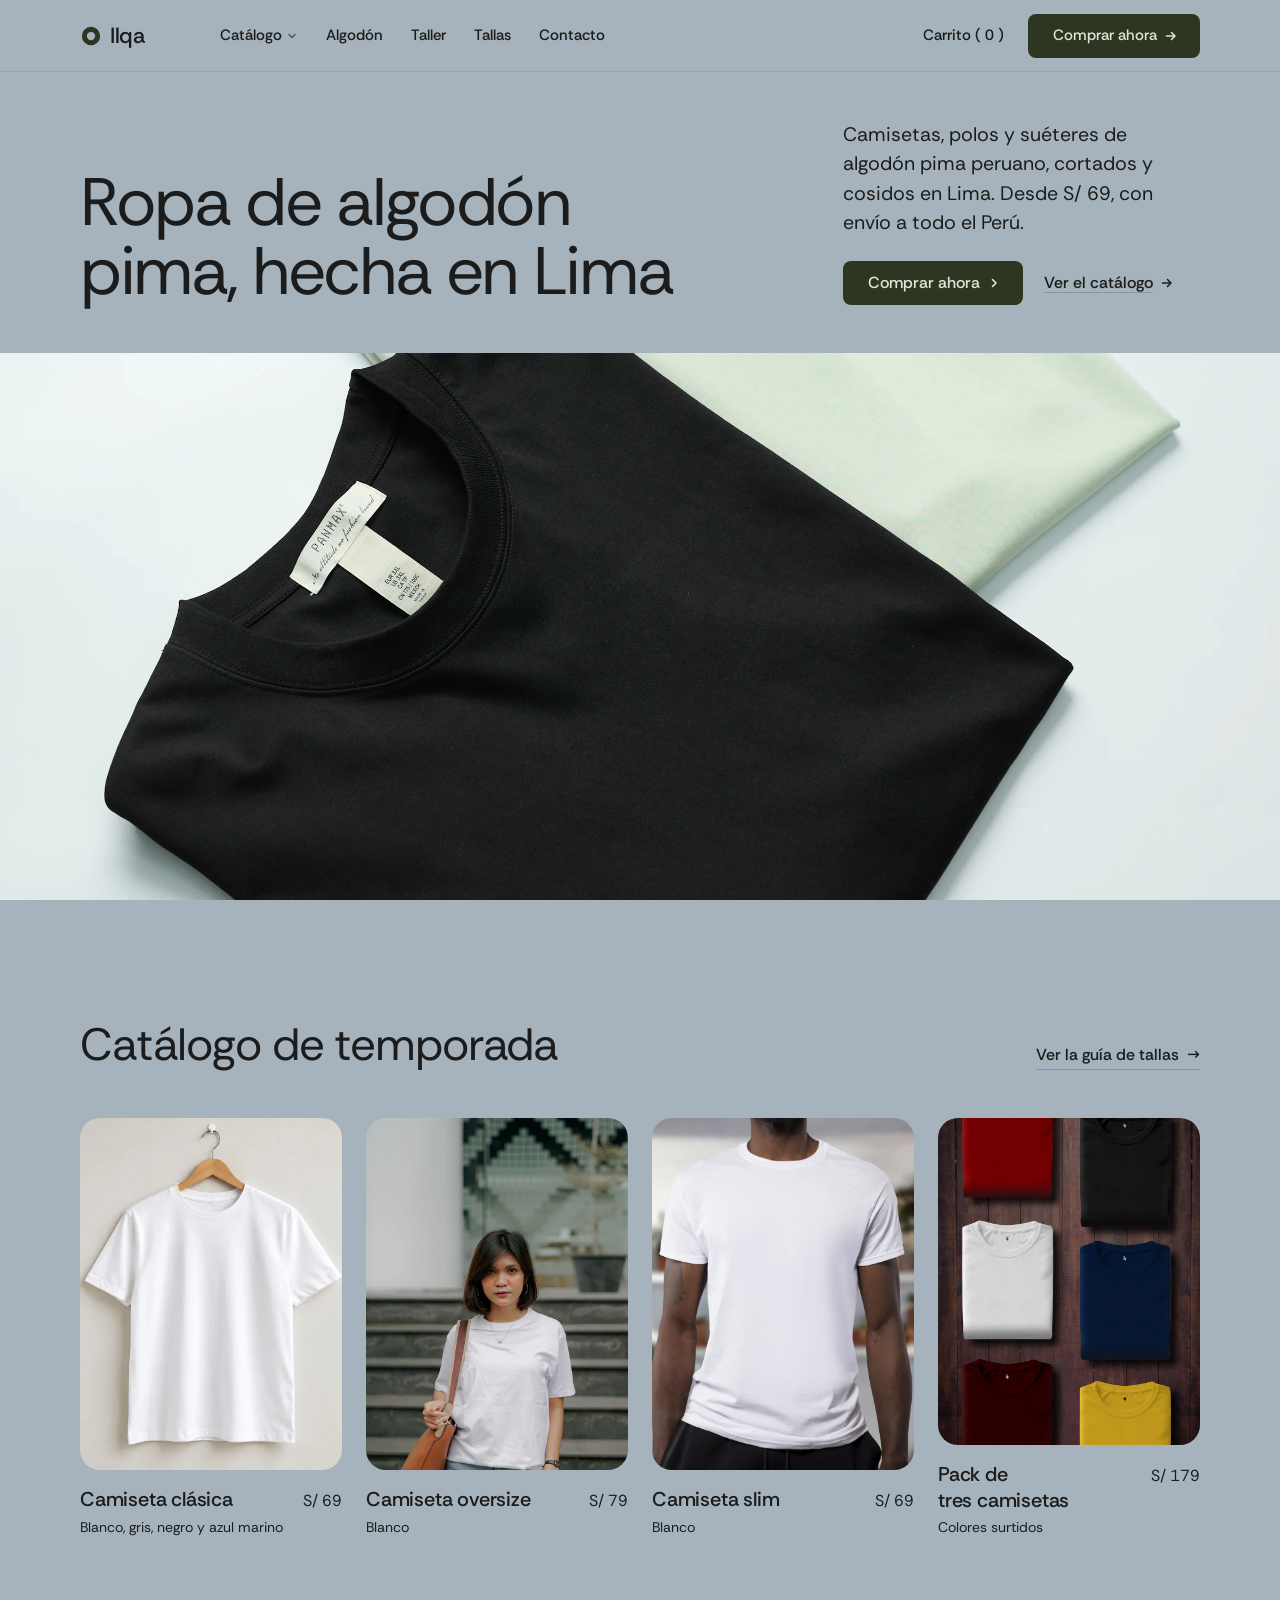
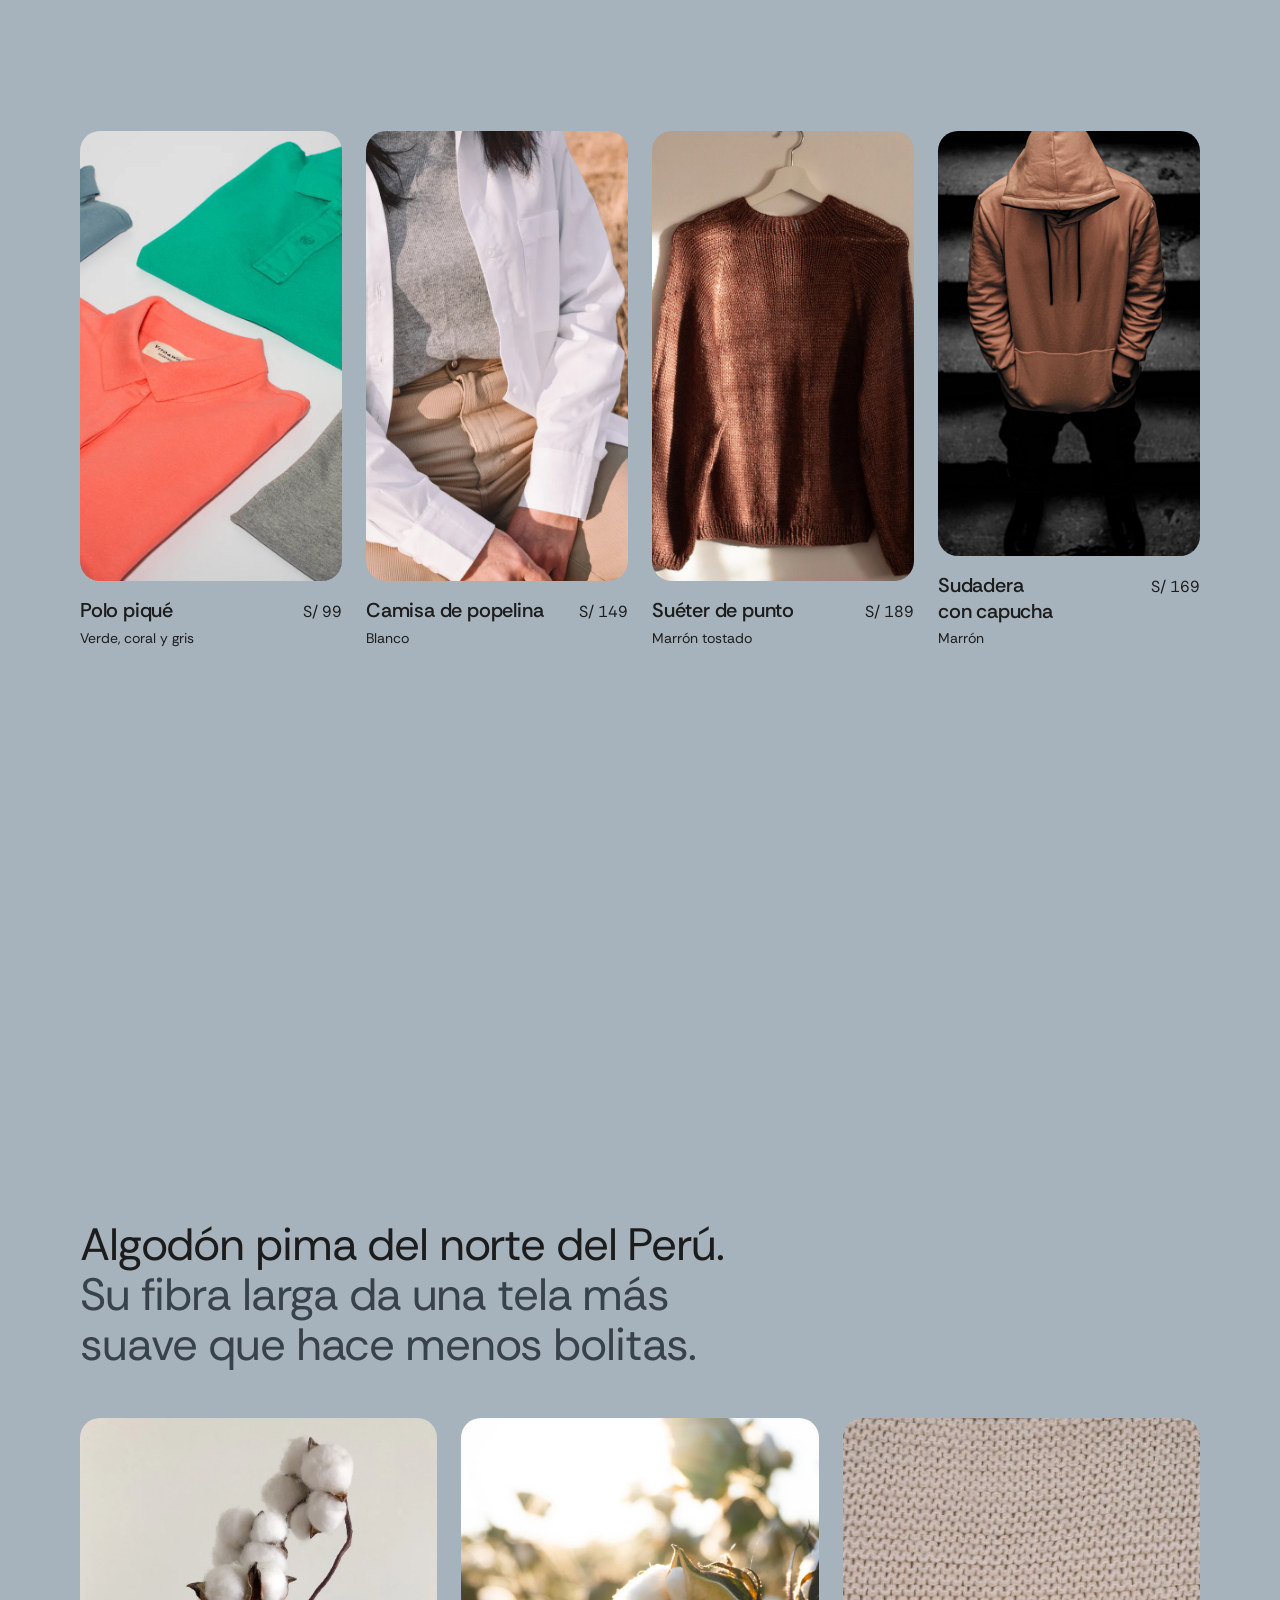
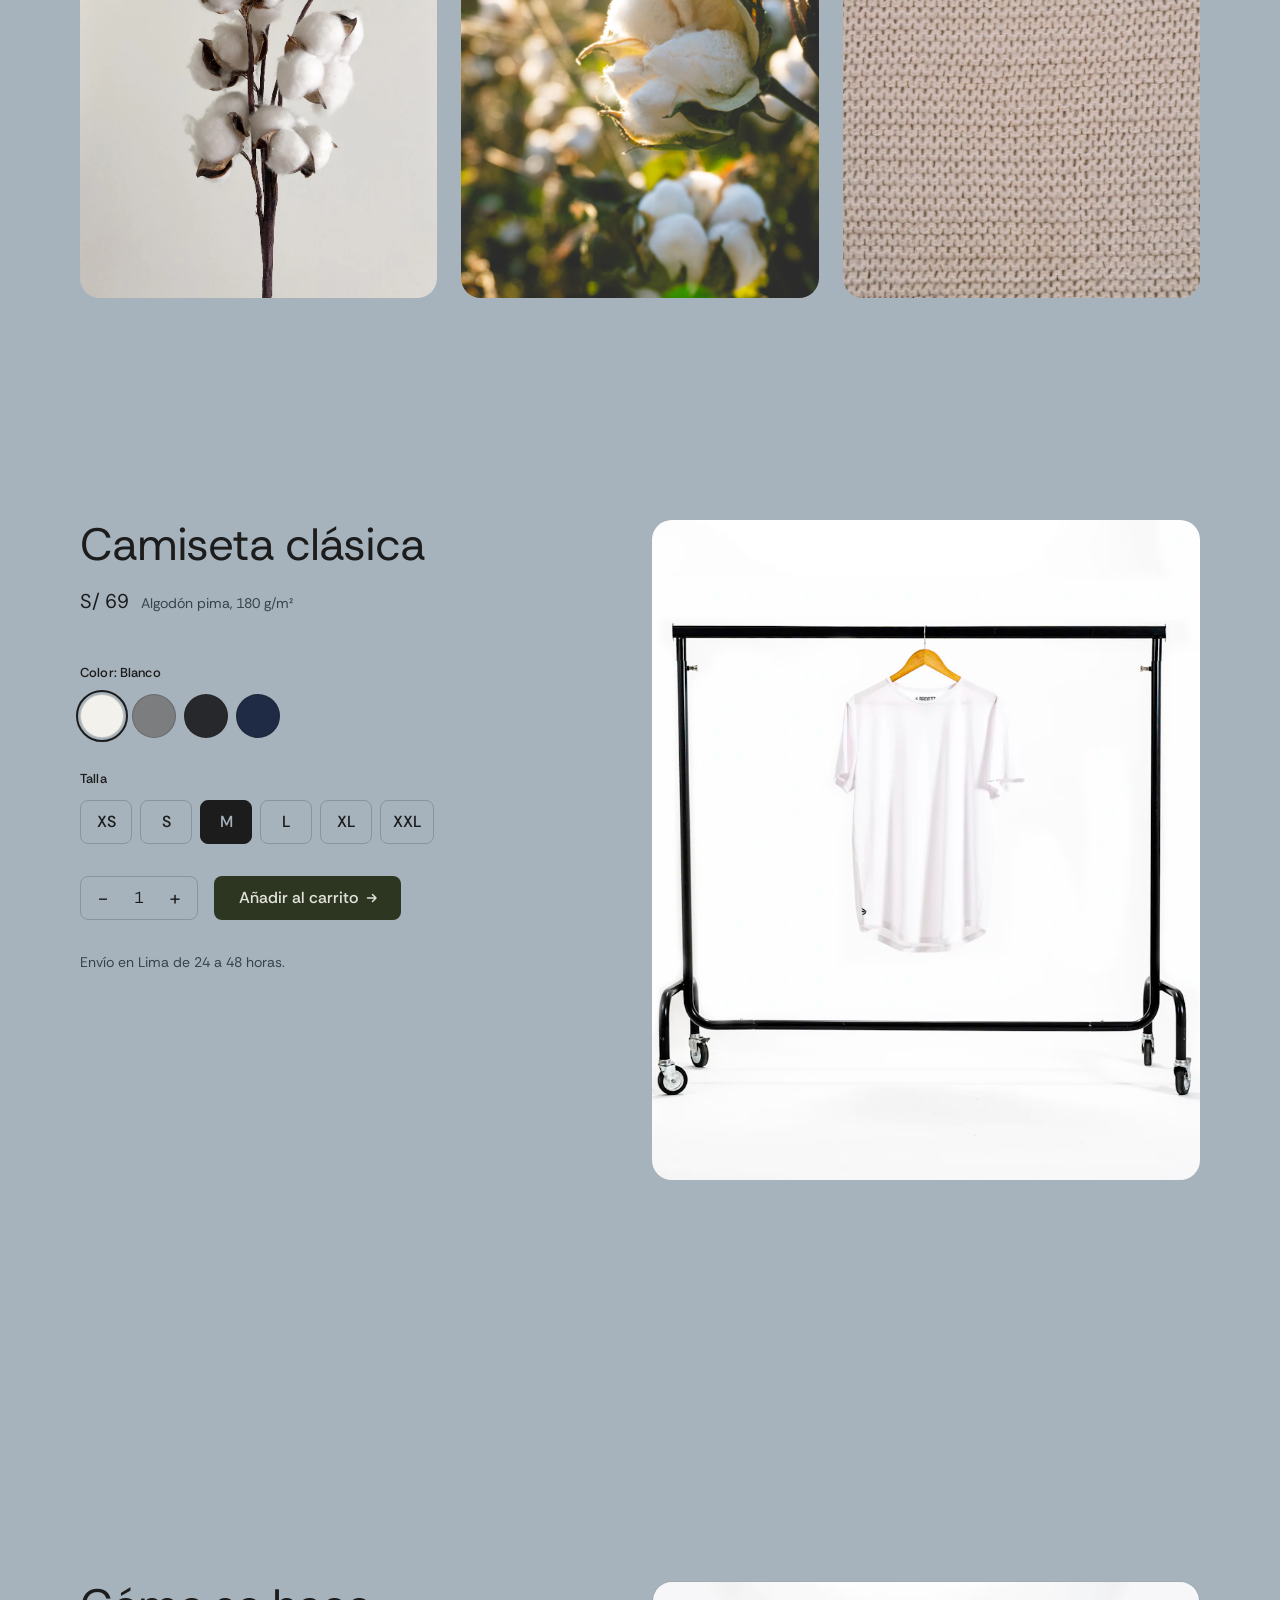
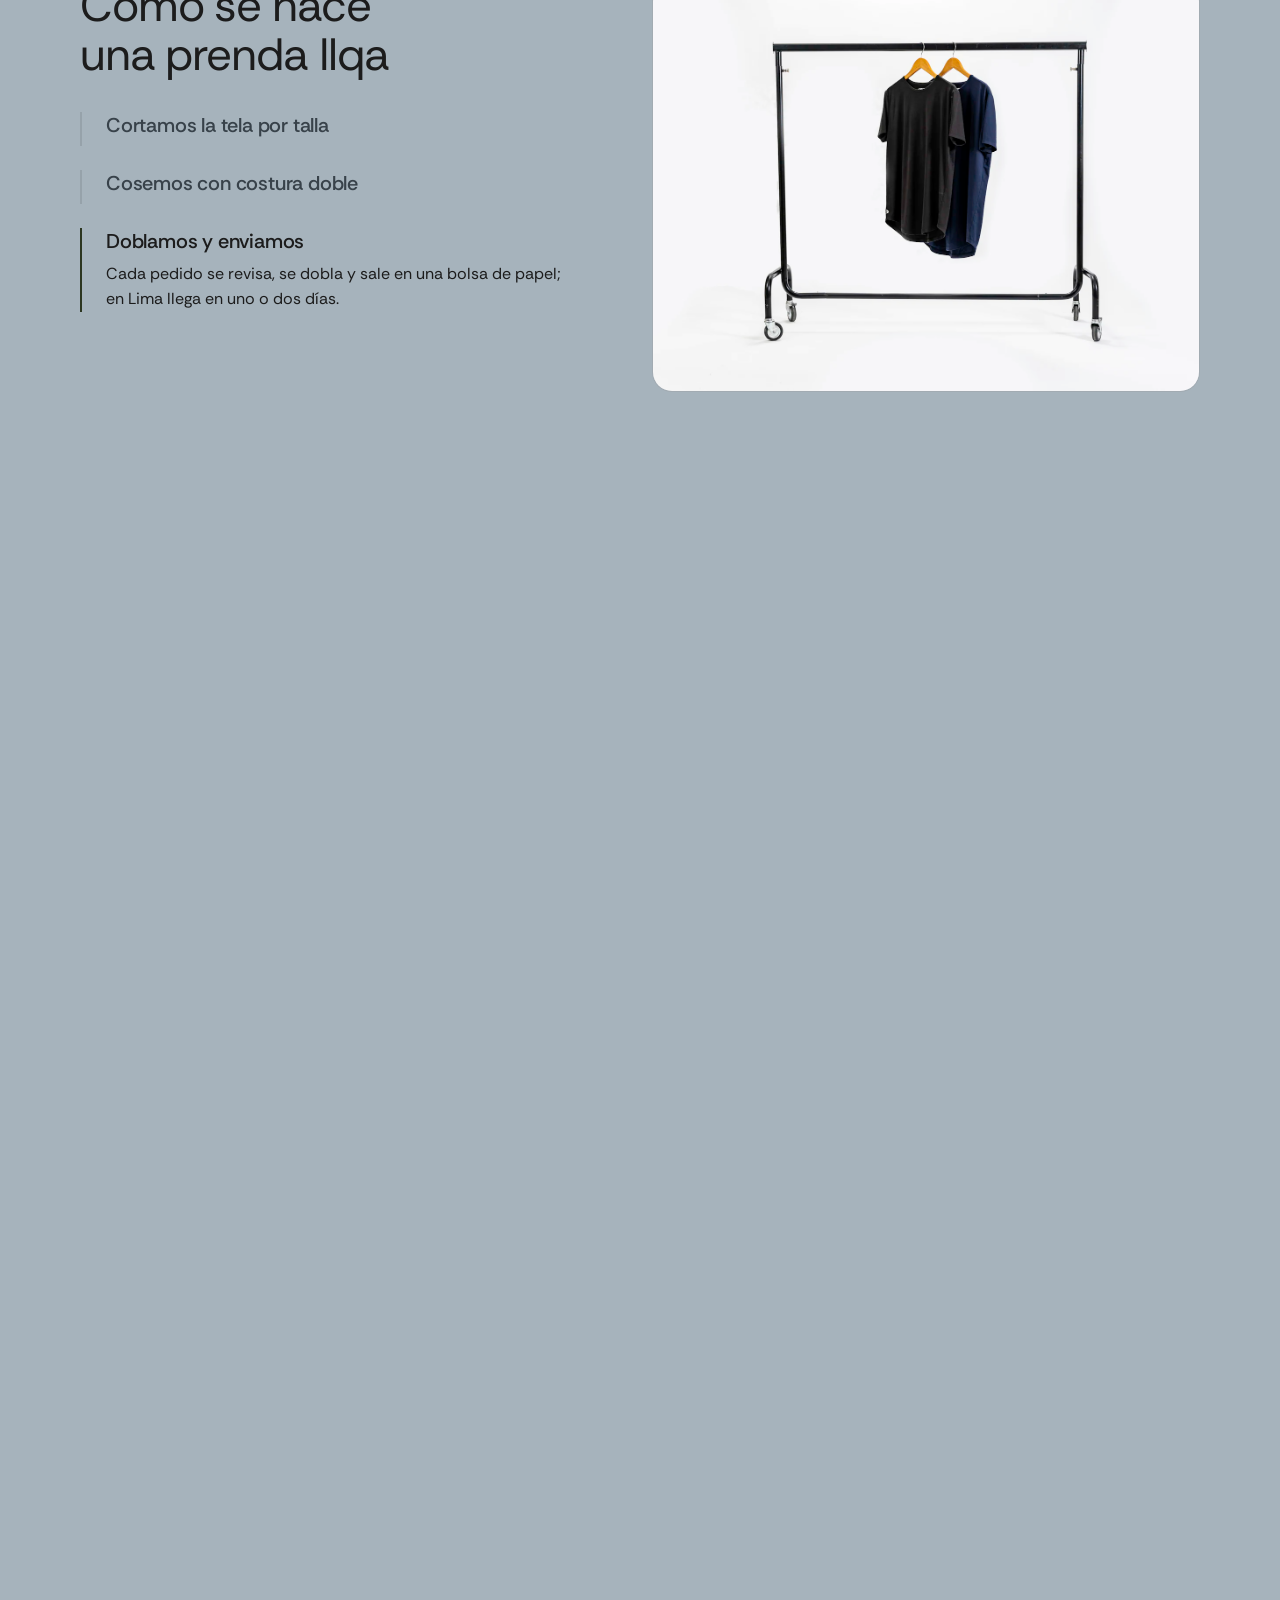
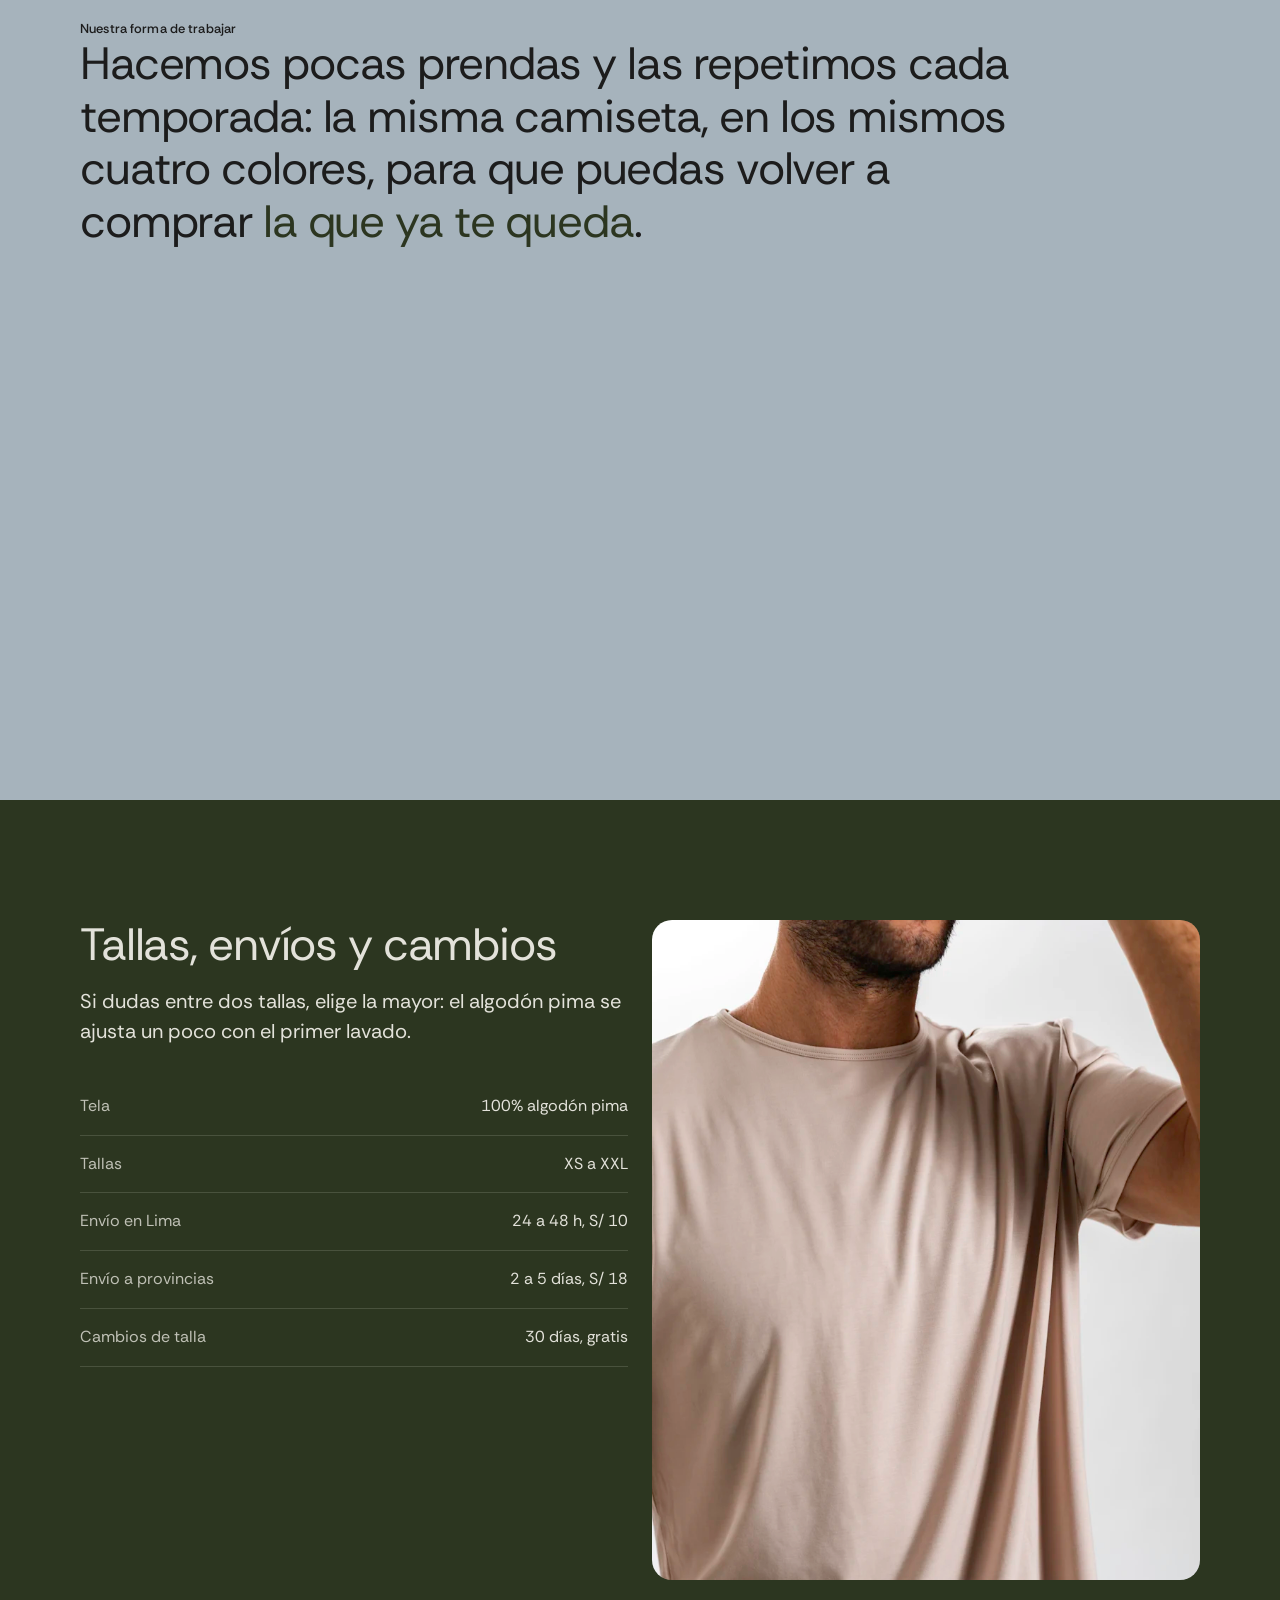
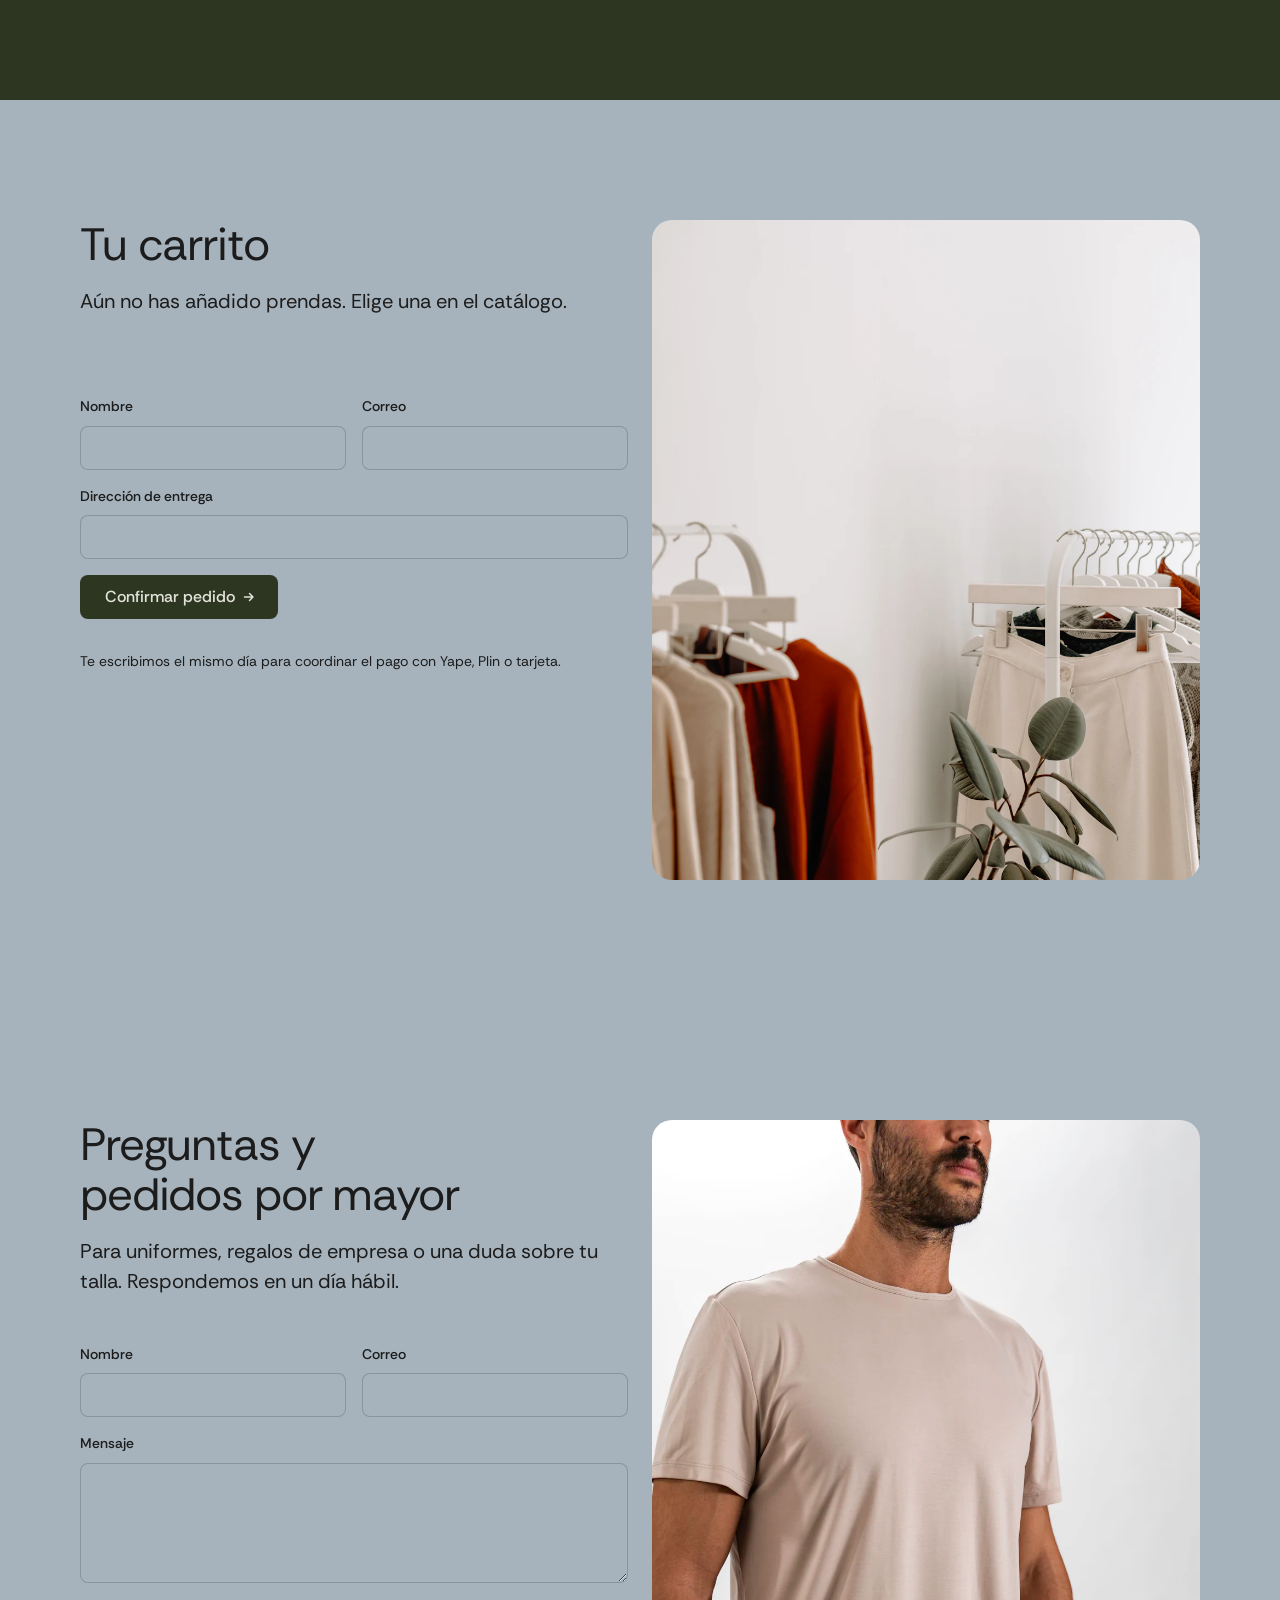
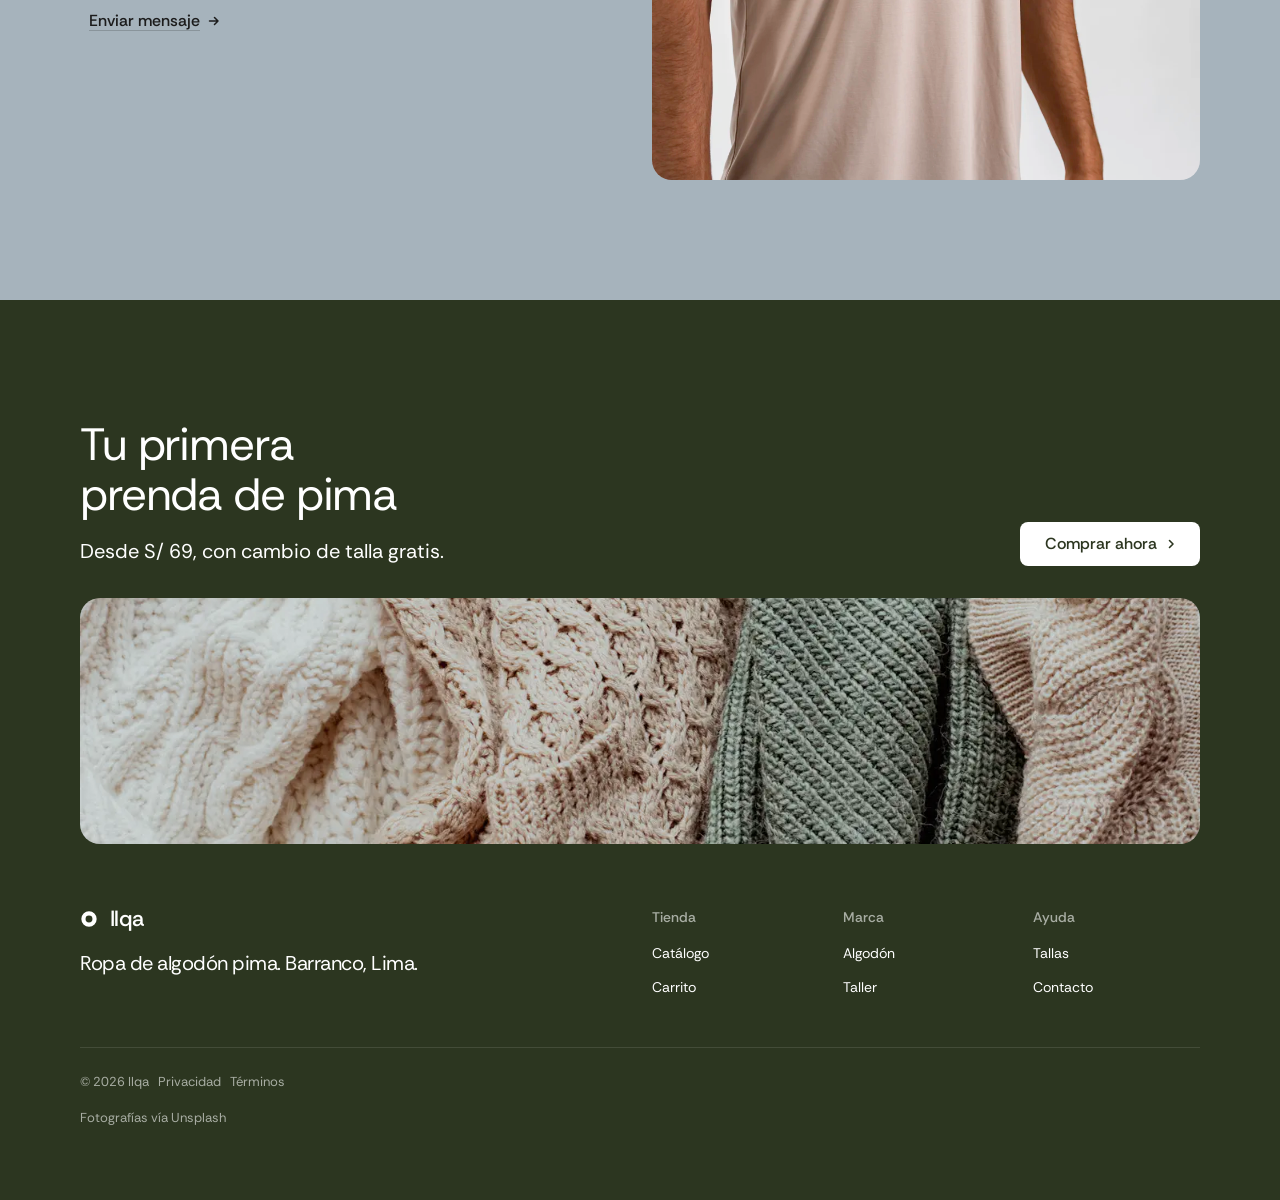
<file: ilqa-web/index.html>
<!doctype html>
<html lang="es" data-type="product" data-radius="soft" data-buttons="arrow" data-motion>
<head>
<meta charset="utf-8">
<meta name="viewport" content="width=device-width, initial-scale=1, viewport-fit=cover">
<title>Ilqa: ropa de algodón pima hecha en Lima</title>
<meta name="description" content="Camisetas, polos, camisas y suéteres de algodón pima peruano, cortados y cosidos en Lima, con envío a todo el Perú.">
<meta property="og:type" content="website">
<meta property="og:title" content="Ilqa: ropa de algodón pima hecha en Lima">
<meta property="og:description" content="Prendas básicas de algodón pima, desde S/ 69, con envío a todo el Perú.">
<meta property="og:image" content="share.jpg">
<meta name="twitter:card" content="summary_large_image">
<link rel="icon" href="favicon.svg" type="image/svg+xml">
<meta name="theme-color" content="#a6b3bc">
<!-- <link rel="canonical" href="https://[dominio del cliente]/"> -->
<meta name="site-kind" content="other">
<meta name="page-type" content="product">
<link rel="preconnect" href="https://fonts.googleapis.com">
<link rel="preconnect" href="https://fonts.gstatic.com" crossorigin>
<link href="https://fonts.googleapis.com/css2?family=Rethink+Sans:wght@400..700&display=swap" rel="stylesheet">
<link rel="stylesheet" href="assets/system.css">
<link rel="stylesheet" href="assets/ui/cards.css">
<link rel="stylesheet" href="assets/motion/motion.css">
<link rel="stylesheet" href="assets/layout/layout.css">
<link rel="stylesheet" href="assets/icons/icon.css">
<style>
:root {
  --p-bg: #a6b3bc; --p-surface: #b2bdc5; --p-ink: #1c1c1c; --p-muted: #38424a;
  --p-accent: #2c3620; --p-accent-ink: #e3e2da; --p-action: #2c3620; --p-action-ink: #e3e2da;
  --p-inv-bg: #2c3620; --p-inv-surface: #39422d; --p-inv-ink: #ffffff; --p-inv-muted: #a8ada3;
  --p-inv-accent: #ffffff; --p-inv-accent-ink: #2c3620; --p-inv-action: #ffffff; --p-inv-action-ink: #2c3620;
  --font-display: "Rethink Sans", system-ui, sans-serif;
  --font-text: "Rethink Sans", system-ui, sans-serif;
  --display-weight: 400;
  --display-tracking: -0.025em;
  --display-tracking-xl: -0.035em;
}
</style>
<script>document.documentElement.classList.add('m-enter');setTimeout(()=>document.documentElement.classList.add('m-enter-done'),700)</script>
<script>document.documentElement.classList.add('mo-js');setTimeout(()=>document.documentElement.classList.add('mo-safe'),2500)</script>
<link rel="modulepreload" href="assets/moments/moments.js">
<link rel="modulepreload" href="assets/moments/lib.js">
<link rel="modulepreload" href="assets/moments/pinned-chapters/moment.js">
<link rel="modulepreload" href="assets/moments/word-highlight/moment.js">
<link rel="stylesheet" href="shop.css">
</head>
<body>
<!-- type: product (site-kind other): Ilqa, ropa básica de algodón pima, Lima
     deal: hero product (photo stand-in), nav nav-mega, close close-photo, footer footer-dark, rhythm brand-band,
     buttons arrow, mark ring, palette blush-sage-slate (gris piedra y verde oliva: el gris del algodón crudo
     y el verde de la planta), type rethink, grounds none
     moments: pinned-chapters en #taller (cómo se hace la prenda), word-highlight en #manifiesto -->

<header class="nav">
  <div class="wrap nav__bar">
    <a class="skip-link" href="#top">Saltar al contenido</a>
    <a class="nav__logo" href="#top"><span class="mark" data-mark="ring" aria-hidden="true"></span>Ilqa</a>
    <nav class="nav__links" aria-label="Principal">
      <div class="nav__item">
        <a class="nav__link" href="#catalogo">Catálogo <svg class="chev" viewBox="0 0 12 12" aria-hidden="true"><path d="M3 4.5l3 3 3-3" fill="none" stroke="currentColor" stroke-width="1.5" stroke-linecap="round" stroke-linejoin="round"/></svg></a>
        <div class="nav__menu">
          <div class="wrap grid">
            <div class="menu-col span-3">
              <p class="t-label">Camisetas</p>
              <a href="#catalogo">Clásica<span>Cuello redondo, corte recto</span></a>
              <a href="#catalogo">Oversize<span>Hombro caído, más larga</span></a>
              <a href="#catalogo">Pack de tres<span>Tres colores, un precio</span></a>
            </div>
            <div class="menu-col span-3">
              <p class="t-label">Capas</p>
              <a href="#catalogo">Polo piqué<span>Cuello tejido, dos botones</span></a>
              <a href="#catalogo">Camisa<span>Popelina pima, manga larga</span></a>
              <a href="#catalogo">Suéter y sudadera<span>Punto pima para el invierno</span></a>
            </div>
            <a class="menu-card span-3 start-10" href="#pedido">
              <div class="panel"><img class="frame__img" src="assets/img/m-perchero.webp" alt="Chaqueta crema y short colgados en perchas de madera" loading="lazy"></div>
              <span class="t-card">Camiseta clásica</span>
              <span class="t-small muted">En cuatro colores, de XS a XXL</span>
            </a>
          </div>
        </div>
      </div>
      <div class="nav__item"><a class="nav__link" href="#algodon">Algodón</a></div>
      <div class="nav__item"><a class="nav__link" href="#taller">Taller</a></div>
      <div class="nav__item"><a class="nav__link" href="#tallas">Tallas</a></div>
      <div class="nav__item"><a class="nav__link" href="#contacto">Contacto</a></div>
    </nav>
    <div class="nav__actions">
      <a class="nav__link" href="#carrito">Carrito (<span data-cart-count>0</span>)</a>
      <a class="btn btn--primary" href="#pedido">Comprar ahora</a>
    </div>
    <button class="nav__toggle" type="button" aria-expanded="false" aria-label="Menú">
      <svg width="18" height="18" viewBox="0 0 18 18" aria-hidden="true"><path d="M2 5h14M2 13h14" stroke="currentColor" stroke-width="1.6" stroke-linecap="round"/></svg>
    </button>
  </div>
</header>

<main id="top">
  <section class="hero hero--product" data-enter aria-labelledby="hero-h">
    <div class="wrap"><div class="hero-text hero__in">
      <div class="hero__head">
        <div>
          <h1 id="hero-h">Ropa de algodón pima, hecha en Lima</h1>
          <p class="hero__lead">Camisetas, polos y suéteres de algodón pima peruano, cortados y cosidos en Lima. Desde <span data-assumed>S/ 69</span>, con envío a todo el Perú.</p>
        </div>
        <div class="btn-row"><a class="btn btn--primary" href="#pedido">Comprar ahora<svg class="m-arrow" viewBox="0 0 12 12" aria-hidden="true"><path class="m-arrow__stem" d="M1 6h8"/><path class="m-arrow__head" d="M4.5 2.5 8 6l-3.5 3.5"/></svg></a><a class="btn btn--secondary" href="#catalogo">Ver el catálogo</a></div>
      </div>
      <div class="hero__stage">
        <img src="assets/img/hero.webp" alt="Dos camisetas dobladas, una negra y una verde claro, junto a ramas de algodón en flor" style="--ly-pos: 50% 55%" fetchpriority="high" data-source="stand-in" data-subject="camisetas de algodón">
      </div>
    </div></div>
  </section>

  <section class="section g2" id="catalogo" aria-labelledby="catalogo-h">
    <div class="wrap">
      <div class="group">
        <div class="section-head section-head--row">
          <h2 id="catalogo-h">Catálogo de temporada</h2>
          <a class="link" href="#tallas">Ver la guía de tallas</a>
        </div>
        <div class="grid">
          <a class="tile tile--portrait span-3" href="#pedido" data-pick="clasica">
            <div class="tile__media"><img src="assets/img/p-clasica.webp" alt="Camiseta blanca de cuello redondo en una percha de madera" loading="lazy" data-source="stand-in" data-subject="camiseta"></div>
            <div class="tile__head"><h3>Camiseta clásica</h3><span class="tile__price" data-assumed>S/ 69</span></div>
            <p class="tile__facts">Blanco, gris, negro y azul marino</p>
          </a>
          <a class="tile tile--portrait span-3" href="#pedido" data-pick="oversize">
            <div class="tile__media"><img src="assets/img/p-oversize.webp" alt="Mujer con camiseta blanca holgada y bolso de cuero en una escalera" loading="lazy" data-source="stand-in" data-subject="camiseta oversize"></div>
            <div class="tile__head"><h3>Camiseta oversize</h3><span class="tile__price" data-assumed>S/ 79</span></div>
            <p class="tile__facts">Blanco</p>
          </a>
          <a class="tile tile--portrait span-3" href="#pedido" data-pick="slim">
            <div class="tile__media"><img src="assets/img/p-slim.webp" alt="Hombre con camiseta blanca ajustada de cuello redondo" loading="lazy" data-source="stand-in" data-subject="camiseta slim"></div>
            <div class="tile__head"><h3>Camiseta slim</h3><span class="tile__price" data-assumed>S/ 69</span></div>
            <p class="tile__facts">Blanco</p>
          </a>
          <a class="tile tile--portrait span-3" href="#pedido" data-pick="pack">
            <div class="tile__media"><img src="assets/img/p-pack.webp" alt="Camisetas dobladas de varios colores sobre una repisa de madera" loading="lazy" data-source="stand-in" data-subject="pack de camisetas"></div>
            <div class="tile__head"><h3>Pack de tres camisetas</h3><span class="tile__price" data-assumed>S/ 179</span></div>
            <p class="tile__facts">Colores surtidos</p>
          </a>
        </div>
      </div>
      <div class="grid">
        <a class="tile tile--portrait span-3" href="#pedido" data-pick="polo">
          <div class="tile__media"><img src="assets/img/p-polo.webp" alt="Polos de cuello redondo en verde, coral y gris doblados" loading="lazy" data-source="stand-in" data-subject="polo"></div>
          <div class="tile__head"><h3>Polo piqué</h3><span class="tile__price" data-assumed>S/ 99</span></div>
          <p class="tile__facts">Verde, coral y gris</p>
        </a>
        <a class="tile tile--portrait span-3" href="#pedido" data-pick="camisa">
          <div class="tile__media"><img src="assets/img/p-camisa.webp" alt="Hombre con camisa blanca de manga larga y pantalón marrón" loading="lazy" data-source="stand-in" data-subject="camisa"></div>
          <div class="tile__head"><h3>Camisa de popelina</h3><span class="tile__price" data-assumed>S/ 149</span></div>
          <p class="tile__facts">Blanco</p>
        </a>
        <a class="tile tile--portrait span-3" href="#pedido" data-pick="sueter">
          <div class="tile__media"><img src="assets/img/p-sueter.webp" alt="Suéter de punto marrón colgado en una percha blanca" loading="lazy" data-source="stand-in" data-subject="suéter"></div>
          <div class="tile__head"><h3>Suéter de punto</h3><span class="tile__price" data-assumed>S/ 189</span></div>
          <p class="tile__facts">Marrón tostado</p>
        </a>
        <a class="tile tile--portrait span-3" href="#pedido" data-pick="sudadera">
          <div class="tile__media"><img src="assets/img/p-sudadera.webp" alt="Persona con sudadera marrón con capucha y pantalón negro" loading="lazy" data-source="stand-in" data-subject="sudadera"></div>
          <div class="tile__head"><h3>Sudadera con capucha</h3><span class="tile__price" data-assumed>S/ 169</span></div>
          <p class="tile__facts">Marrón</p>
        </a>
      </div>
    </div>
  </section>

  <section class="section" id="algodon" aria-labelledby="algodon-h">
    <div class="wrap">
      <div class="section-head">
        <h2 id="algodon-h">Algodón pima del norte del Perú. <span class="muted">Su fibra larga da una tela más suave que hace menos bolitas.</span></h2>
      </div>
      <div class="grid trio">
        <div class="frame frame--photo span-4"><img class="frame__img" src="assets/img/a-capsula.webp" alt="Rama de algodón con cápsulas abiertas y blancas" loading="lazy" data-source="stand-in" data-subject="algodón"></div>
        <div class="frame frame--photo span-4"><img class="frame__img" src="assets/img/a-campo.webp" alt="Cápsula de algodón en el campo con luz de la tarde" loading="lazy" data-source="stand-in" data-subject="campo de algodón"></div>
        <div class="frame frame--photo span-4"><img class="frame__img" src="assets/img/a-tejido.webp" alt="Primer plano de un tejido de punto blanco" loading="lazy" data-source="stand-in" data-subject="tejido"></div>
      </div>
    </div>
  </section>

  <section class="section" id="pedido" aria-labelledby="pedido-h">
    <div class="wrap grid">
      <div class="span-5 order">
        <div class="section-head">
          <h2 id="pedido-h" data-order-name>Camiseta clásica</h2>
          <p class="order__price"><span data-order-price data-assumed>S/ 69</span> <span class="muted t-small">Algodón pima, 180 g/m²</span></p>
        </div>
        <div class="order__form" data-order>
          <fieldset class="order__set">
            <legend class="t-label">Color: <span data-order-colour>Blanco</span></legend>
            <div class="swatches" data-swatches></div>
          </fieldset>
          <fieldset class="order__set">
            <legend class="t-label">Talla</legend>
            <div class="sizes" data-sizes></div>
          </fieldset>
          <div class="order__row">
            <div class="qty" role="group" aria-label="Cantidad">
              <button type="button" class="qty__btn" data-qty="-1" aria-label="Quitar una">−</button>
              <output data-qty-value aria-live="polite">1</output>
              <button type="button" class="qty__btn" data-qty="1" aria-label="Añadir una">+</button>
            </div>
            <button class="btn btn--primary order__add" type="button" data-add>Añadir al carrito</button>
          </div>
          <p class="t-small order__note" role="status" data-order-status>Envío en Lima de 24 a 48&nbsp;horas.</p>
        </div>
      </div>
      <div class="span-6 start-7">
        <div class="frame frame--photo order__photo"><img class="frame__img" data-order-img src="assets/img/c-blanco.webp" alt="Camiseta blanca colgada en un perchero de metal sobre fondo blanco" loading="lazy" data-source="stand-in" data-subject="camiseta clásica"></div>
      </div>
    </div>
  </section>

  <section class="section" id="taller" style="--h: 2" data-moment="pinned-chapters" aria-labelledby="taller-h">
    <div class="wrap mo-pc__grid">
      <div class="mo-pc__text">
        <h2 id="taller-h">Cómo se hace una prenda Ilqa</h2>
        <ol class="mo-pc__steps">
          <li class="mo-pc__step">
            <h3>Cortamos la tela por talla</h3>
            <p>La tela llega en rollo y se corta en capas, una talla a la vez, con moldes revisados cada temporada.</p>
            <figure class="mo-pc__visual"><img src="assets/img/t-costura.webp" alt="Manos guiando una tela bajo el prensatelas de una máquina de coser" width="1400" height="933" data-source="stand-in" data-subject="costura"></figure>
          </li>
          <li class="mo-pc__step">
            <h3>Cosemos con costura doble</h3>
            <p>Hombros con cinta de refuerzo y bastas con doble pespunte, para que la prenda no se deforme al lavarla.</p>
            <figure class="mo-pc__visual"><img src="assets/img/t-taller.webp" alt="Costurera trabajando una prenda en su máquina" width="1400" height="933" data-source="stand-in" data-subject="taller"></figure>
          </li>
          <li class="mo-pc__step">
            <h3>Doblamos y enviamos</h3>
            <p>Cada pedido se revisa, se dobla y sale en una bolsa de papel; en Lima llega en uno o dos días.</p>
            <figure class="mo-pc__visual"><img src="assets/img/t-doblado.webp" alt="Dos camisetas dobladas, una arena y una negra, con su etiqueta" width="1400" height="933" data-source="stand-in" data-subject="empaque"></figure>
          </li>
        </ol>
      </div>
      <div class="mo-pc__visuals frame"></div>
    </div>
  </section>

  <section class="section statement" id="manifiesto" data-moment="word-highlight" aria-label="Nuestra forma de trabajar">
    <div class="wrap">
      <p class="t-label">Nuestra forma de trabajar</p>
      <p class="mo-wh__text">Hacemos pocas prendas y las repetimos cada temporada: la misma camiseta, en los mismos cuatro colores, para que puedas volver a comprar <strong>la que ya te queda</strong>.</p>
    </div>
  </section>

  <section class="section ground-brand" id="tallas" aria-labelledby="tallas-h">
    <div class="wrap grid">
      <div class="span-6">
        <div class="section-head">
          <h2 id="tallas-h">Tallas, envíos y cambios</h2>
          <p>Si dudas entre dos tallas, elige la mayor: el algodón pima se ajusta un poco con el primer lavado.</p>
        </div>
        <ul class="rows rows--spec">
          <li><span class="rows__name">Tela</span><span class="rows__value">100% algodón pima</span></li>
          <li><span class="rows__name">Tallas</span><span class="rows__value">XS a XXL</span></li>
          <li><span class="rows__name">Envío en Lima</span><span class="rows__value" data-assumed>24 a 48&nbsp;h, S/&nbsp;10</span></li>
          <li><span class="rows__name">Envío a provincias</span><span class="rows__value" data-assumed>2 a 5&nbsp;días, S/&nbsp;18</span></li>
          <li><span class="rows__name">Cambios de talla</span><span class="rows__value" data-assumed>30&nbsp;días, gratis</span></li>
        </ul>
      </div>
      <div class="span-6 start-7">
        <div class="frame frame--photo tallas__photo"><img class="frame__img" src="assets/img/s-arena.webp" alt="Hombre con camiseta color arena, vista de cerca del hombro y el cuello" loading="lazy" data-source="stand-in" data-subject="camiseta puesta"></div>
      </div>
    </div>
  </section>

  <section class="section" id="carrito" aria-labelledby="carrito-h">
    <div class="wrap grid">
      <div class="span-6">
        <div class="section-head">
          <h2 id="carrito-h">Tu carrito</h2>
          <p data-cart-empty>Aún no has añadido prendas. Elige una en el catálogo.</p>
        </div>
        <ul class="rows cart" data-cart-list></ul>
        <ul class="rows rows--spec cart__totals" data-cart-totals hidden>
          <li><span class="rows__name">Subtotal</span><span class="rows__value" data-cart-sub>S/ 0</span></li>
          <li><span class="rows__name">Envío en Lima</span><span class="rows__value" data-assumed>S/ 10</span></li>
          <li><span class="rows__name">Total</span><span class="rows__value cart__total" data-cart-total>S/ 0</span></li>
        </ul>
        <div class="checkout">
        <form class="form" action="mailto:pedidos@ilqa.example" method="post" enctype="text/plain" data-endpoint="" data-sent="Tu pedido está enviado. Te escribimos hoy para coordinar el pago y la entrega." novalidate data-checkout>
          <div class="field"><label for="c-name">Nombre</label>
            <input id="c-name" name="nombre" type="text" autocomplete="name" required aria-describedby="c-name-err">
            <p class="field__error" id="c-name-err" hidden>Escribe el nombre de quien recibe el pedido.</p></div>
          <div class="field"><label for="c-email">Correo</label>
            <input id="c-email" name="correo" type="email" autocomplete="email" inputmode="email" required aria-describedby="c-email-err">
            <p class="field__error" id="c-email-err" hidden>Escribe un correo con @, por ejemplo nombre@correo.com.</p></div>
          <div class="field field--full"><label for="c-dir">Dirección de entrega</label>
            <input id="c-dir" name="direccion" type="text" autocomplete="street-address" required aria-describedby="c-dir-err">
            <p class="field__error" id="c-dir-err" hidden>Escribe la calle y el distrito donde entregamos.</p></div>
          <input type="hidden" name="pedido" data-cart-field value="">
          <div class="btn-row"><button class="btn btn--primary" type="submit">Confirmar pedido</button></div>
          <p class="form__status" role="status" data-form-status></p>
          <p class="t-small">Te escribimos el mismo día para coordinar el pago con Yape, Plin o tarjeta.</p>
        </form>
        </div>
      </div>
      <div class="span-6 start-7">
        <div class="frame frame--photo carrito__photo"><img class="frame__img" src="assets/img/k-perchero.webp" alt="Percheros con prendas en tonos crema, beige y marrón" loading="lazy" data-source="stand-in" data-subject="prendas"></div>
      </div>
    </div>
  </section>

  <section class="section" id="contacto" aria-labelledby="contacto-h">
    <div class="wrap grid">
      <div class="span-6">
        <div class="section-head">
          <h2 id="contacto-h">Preguntas y pedidos por mayor</h2>
          <p>Para uniformes, regalos de empresa o una duda sobre tu talla. Respondemos en un día hábil.</p>
        </div>
        <form class="form" action="mailto:hola@ilqa.example" method="post" enctype="text/plain" data-endpoint="" data-sent="Tu mensaje está enviado. Respondemos en un día hábil." novalidate>
          <div class="field"><label for="f-name">Nombre</label>
            <input id="f-name" name="nombre" type="text" autocomplete="name" required aria-describedby="f-name-err">
            <p class="field__error" id="f-name-err" hidden>Escribe tu nombre.</p></div>
          <div class="field"><label for="f-email">Correo</label>
            <input id="f-email" name="correo" type="email" autocomplete="email" inputmode="email" required aria-describedby="f-email-err">
            <p class="field__error" id="f-email-err" hidden>Escribe un correo con @, por ejemplo nombre@correo.com.</p></div>
          <div class="field field--full"><label for="f-msg">Mensaje</label>
            <textarea id="f-msg" name="mensaje" required aria-describedby="f-msg-err"></textarea>
            <p class="field__error" id="f-msg-err" hidden>Escribe tu pregunta o qué prendas necesitas.</p></div>
          <div class="btn-row"><button class="btn btn--secondary" type="submit">Enviar mensaje</button></div>
          <p class="form__status" role="status" data-form-status></p>
        </form>
      </div>
      <div class="span-6 start-7">
        <div class="frame frame--photo contacto__photo"><img class="frame__img" src="assets/img/k-arena.webp" alt="Hombre con camiseta color arena de cuello redondo sobre fondo blanco" loading="lazy" data-source="stand-in" data-subject="prendas"></div>
      </div>
    </div>
  </section>
</main>

<footer class="footer closing footer--dark ground-inverse" aria-labelledby="close-h">
  <div class="wrap">
    <div class="closing__cta close--photo">
      <div class="section-head--split">
        <div><h2 id="close-h">Tu primera prenda de pima</h2><p class="t-lead">Desde <span data-assumed>S/ 69</span>, con cambio de talla gratis.</p></div>
        <a class="btn btn--primary" href="#pedido">Comprar ahora<svg class="m-arrow" viewBox="0 0 12 12" aria-hidden="true"><path class="m-arrow__stem" d="M1 6h8"/><path class="m-arrow__head" d="M4.5 2.5 8 6l-3.5 3.5"/></svg></a>
      </div>
      <div class="close__media"><img src="assets/img/z-sueteres.webp" alt="Suéteres de punto en tonos crema y beige apilados" loading="lazy" data-source="stand-in" data-subject="suéteres"></div>
    </div>
    <div class="closing__links">
      <div class="grid">
        <div class="span-4 stack-4">
          <a class="nav__logo" href="#top"><span class="mark" data-mark="ring" aria-hidden="true"></span>Ilqa</a>
          <p class="footer__lede">Ropa de algodón pima. Barranco, Lima.</p>
        </div>
        <div class="span-2 start-7 footer__col"><h3>Tienda</h3><ul><li><a href="#catalogo">Catálogo</a></li><li><a href="#carrito">Carrito</a></li></ul></div>
        <div class="span-2 footer__col"><h3>Marca</h3><ul><li><a href="#algodon">Algodón</a></li><li><a href="#taller">Taller</a></li></ul></div>
        <div class="span-2 footer__col"><h3>Ayuda</h3><ul><li><a href="#tallas">Tallas</a></li><li><a href="#contacto">Contacto</a></li></ul></div>
      </div>
      <div class="footer__legal">
        <span>&copy; 2026 Ilqa &nbsp; <a href="privacidad.html">Privacidad</a> &nbsp; <a href="terminos.html">Términos</a></span>
        <div class="socials"></div>
        <a class="credits" href="creditos.html">Fotografías vía Unsplash</a>
      </div>
    </div>
  </div>
</footer>

<script type="module" src="assets/system.js"></script>
<script type="module" src="assets/motion/motion.js"></script>
<script type="module" src="assets/layout/layout.js"></script>
<script src="shop.js" defer></script>
</body>
</html>
</file>
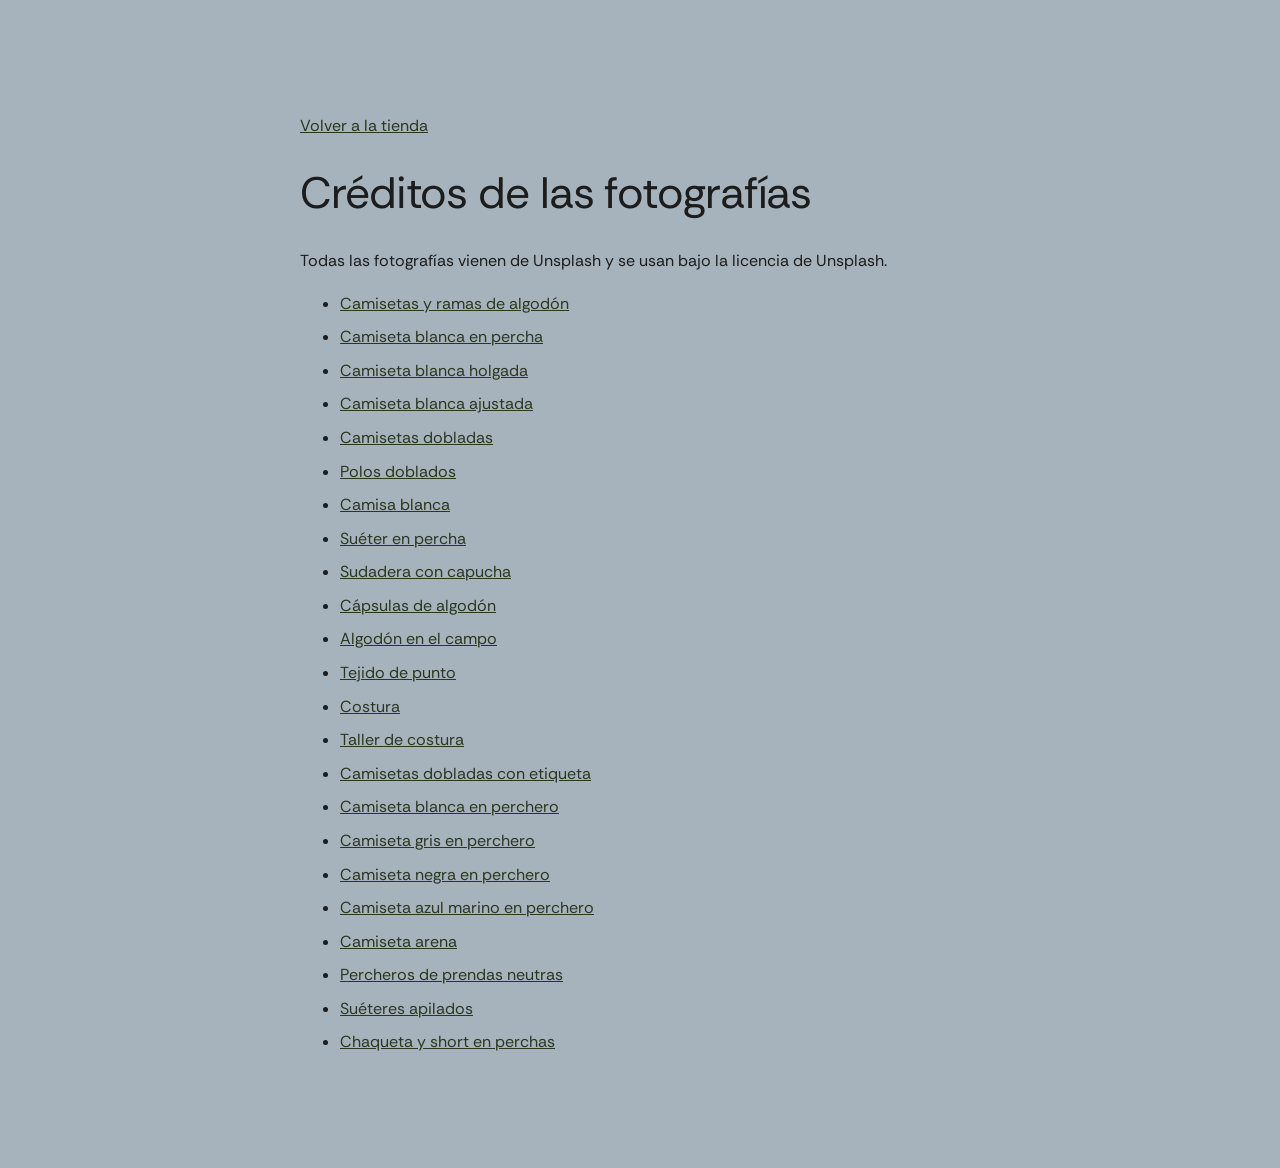
<file: ilqa-web/creditos.html>
<!doctype html>
<html lang="es"><head><meta charset="utf-8"><meta name="viewport" content="width=device-width, initial-scale=1">
<title>Créditos de las fotografías · Ilqa</title><meta name="description" content="Créditos de las fotografías de la tienda Ilqa, ropa de algodón pima.">
<link rel="icon" href="favicon.svg" type="image/svg+xml">
<link href="https://fonts.googleapis.com/css2?family=Rethink+Sans:wght@400..600&display=swap" rel="stylesheet">
<style>body{margin:0;background:#a6b3bc;color:#1c1c1c;font:16px/1.7 "Rethink Sans",system-ui,sans-serif}main{max-width:680px;margin:0 auto;padding:96px 24px}h1{font-weight:400;font-size:44px;letter-spacing:-.025em;line-height:1.1}a{color:#2c3620}li{margin:.4em 0}</style></head>
<body><main><p><a href="index.html">Volver a la tienda</a></p><h1>Créditos de las fotografías</h1>
<p>Todas las fotografías vienen de Unsplash y se usan bajo la licencia de Unsplash.</p><ul><li><a href="https://images.unsplash.com/photo-1759572095317-3a96f9a98e2b">Camisetas y ramas de algodón</a></li><li><a href="https://images.unsplash.com/photo-1778671394516-8270eac13c42">Camiseta blanca en percha</a></li><li><a href="https://images.unsplash.com/photo-1622445270936-5dcb604970e7">Camiseta blanca holgada</a></li><li><a href="https://images.unsplash.com/photo-1521572163474-6864f9cf17ab">Camiseta blanca ajustada</a></li><li><a href="https://images.unsplash.com/photo-1562157873-818bc0726f68">Camisetas dobladas</a></li><li><a href="https://images.unsplash.com/photo-1586363104862-3a5e2ab60d99">Polos doblados</a></li><li><a href="https://images.unsplash.com/photo-1605084198811-7a358b91dc15">Camisa blanca</a></li><li><a href="https://images.unsplash.com/photo-1773747310662-e7cc9e681226">Suéter en percha</a></li><li><a href="https://images.unsplash.com/photo-1578768079052-aa76e52ff62e">Sudadera con capucha</a></li><li><a href="https://images.unsplash.com/photo-1616431101491-554c0932ea40">Cápsulas de algodón</a></li><li><a href="https://images.unsplash.com/photo-1761069183527-a1a1414ee71f">Algodón en el campo</a></li><li><a href="https://images.unsplash.com/photo-1643313260651-9c335822ecde">Tejido de punto</a></li><li><a href="https://images.unsplash.com/photo-1641320197434-6ae0ca235048">Costura</a></li><li><a href="https://images.unsplash.com/photo-1673201229733-69d19c5c4a87">Taller de costura</a></li><li><a href="https://images.unsplash.com/photo-1666358060798-835f89e27ea6">Camisetas dobladas con etiqueta</a></li><li><a href="https://images.unsplash.com/photo-1666358063290-5198ba5794eb">Camiseta blanca en perchero</a></li><li><a href="https://images.unsplash.com/photo-1666358062994-a9bab157abf1">Camiseta gris en perchero</a></li><li><a href="https://images.unsplash.com/photo-1666358064663-e67d95dd5b2c">Camiseta negra en perchero</a></li><li><a href="https://images.unsplash.com/photo-1666358062946-c05cbbcf5686">Camiseta azul marino en perchero</a></li><li><a href="https://images.unsplash.com/photo-1666358086199-975d5538947c">Camiseta arena</a></li><li><a href="https://images.unsplash.com/photo-1603400521630-9f2de124b33b">Percheros de prendas neutras</a></li><li><a href="https://images.unsplash.com/photo-1643015862949-5c8d15a4242e">Suéteres apilados</a></li><li><a href="https://images.unsplash.com/photo-1791064543809-5bde33c40e34">Chaqueta y short en perchas</a></li></ul>
</main></body></html>
</file>
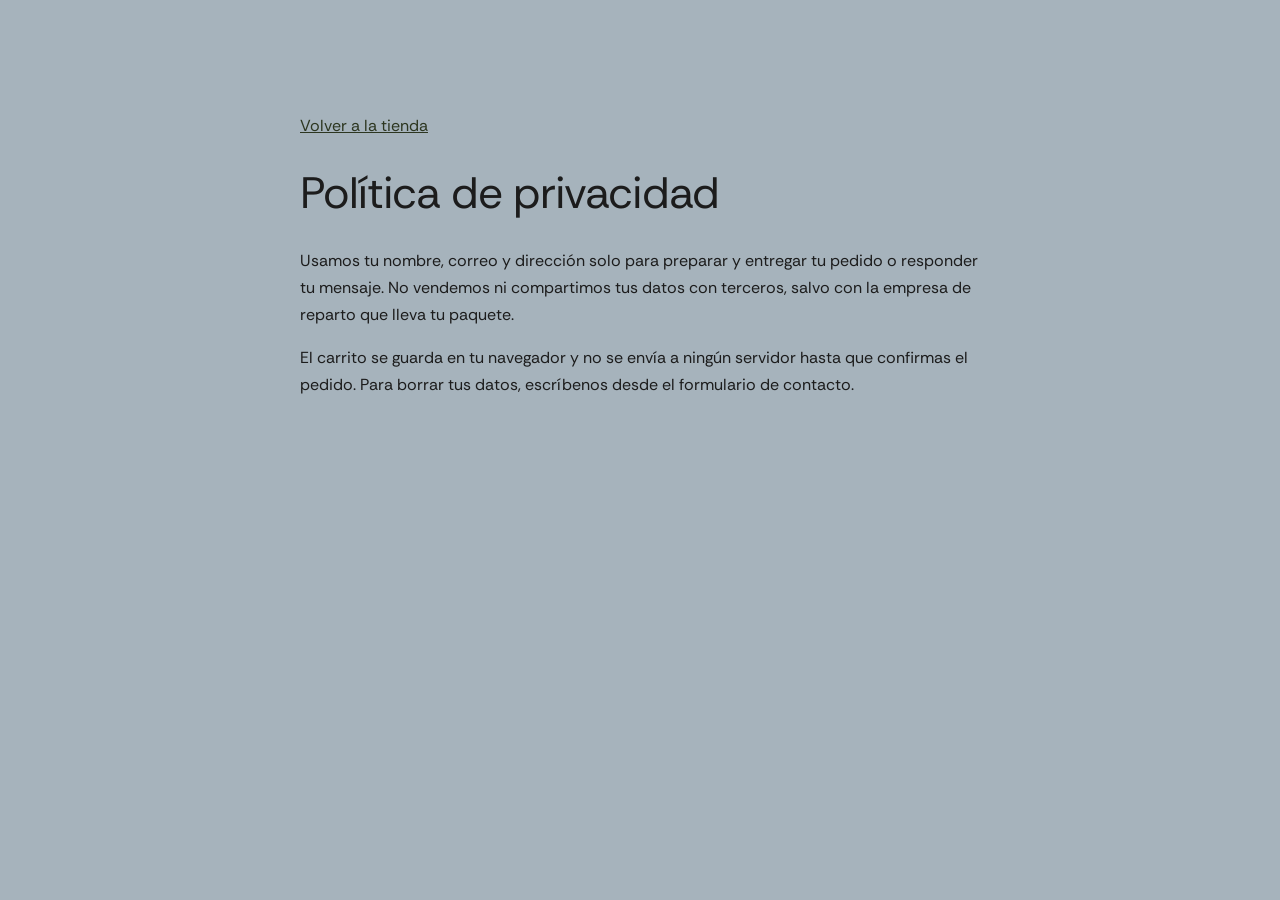
<file: ilqa-web/privacidad.html>
<!doctype html>
<html lang="es"><head><meta charset="utf-8"><meta name="viewport" content="width=device-width, initial-scale=1">
<title>Política de privacidad · Ilqa</title><meta name="description" content="Política de privacidad de la tienda Ilqa, ropa de algodón pima.">
<link rel="icon" href="favicon.svg" type="image/svg+xml">
<link href="https://fonts.googleapis.com/css2?family=Rethink+Sans:wght@400..600&display=swap" rel="stylesheet">
<style>body{margin:0;background:#a6b3bc;color:#1c1c1c;font:16px/1.7 "Rethink Sans",system-ui,sans-serif}main{max-width:680px;margin:0 auto;padding:96px 24px}h1{font-weight:400;font-size:44px;letter-spacing:-.025em;line-height:1.1}a{color:#2c3620}li{margin:.4em 0}</style></head>
<body><main><p><a href="index.html">Volver a la tienda</a></p><h1>Política de privacidad</h1>
<p>Usamos tu nombre, correo y dirección solo para preparar y entregar tu pedido o responder tu mensaje. No vendemos ni compartimos tus datos con terceros, salvo con la empresa de reparto que lleva tu paquete.</p><p>El carrito se guarda en tu navegador y no se envía a ningún servidor hasta que confirmas el pedido. Para borrar tus datos, escríbenos desde el formulario de contacto.</p>
</main></body></html>
</file>
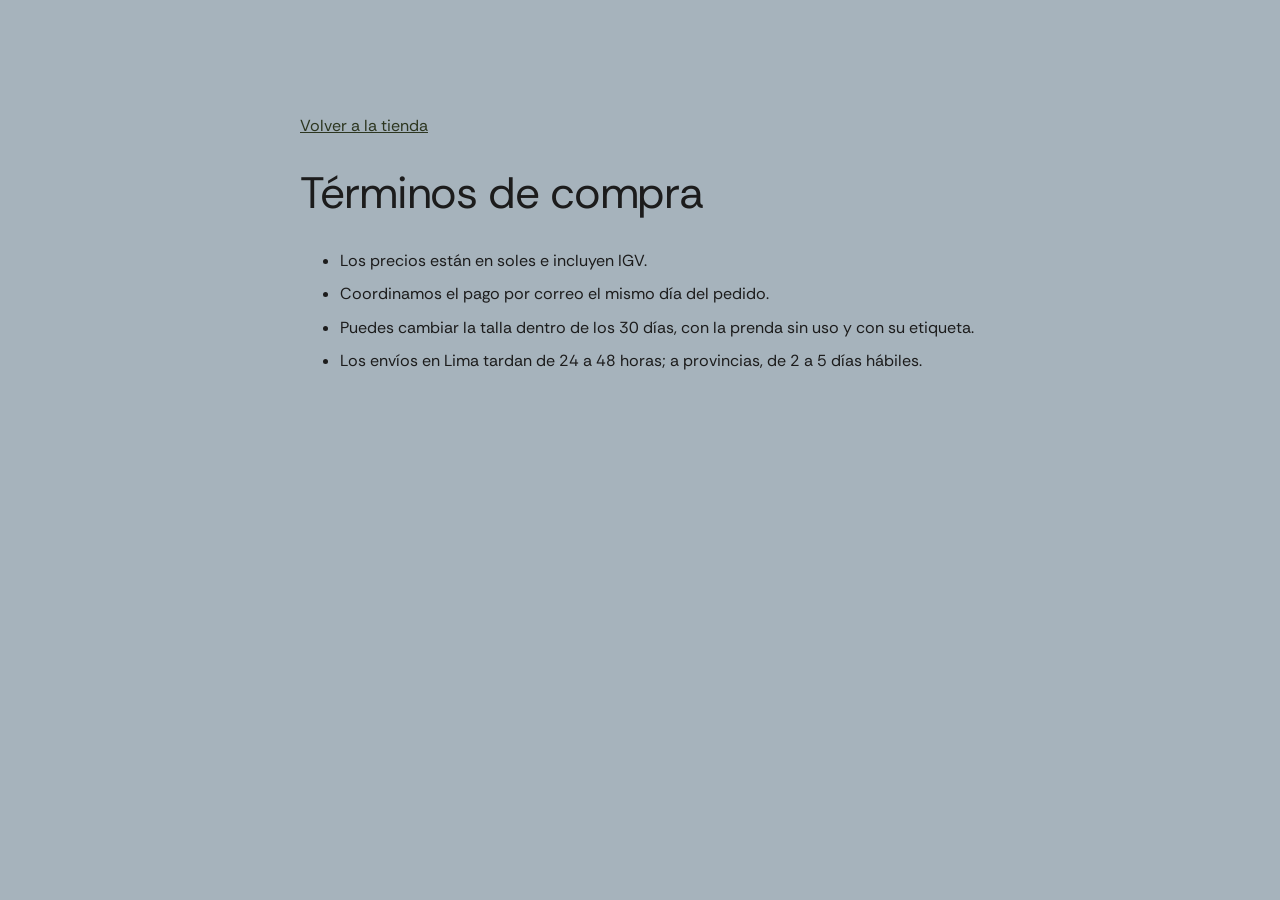
<file: ilqa-web/terminos.html>
<!doctype html>
<html lang="es"><head><meta charset="utf-8"><meta name="viewport" content="width=device-width, initial-scale=1">
<title>Términos de compra · Ilqa</title><meta name="description" content="Términos de compra de la tienda Ilqa, ropa de algodón pima.">
<link rel="icon" href="favicon.svg" type="image/svg+xml">
<link href="https://fonts.googleapis.com/css2?family=Rethink+Sans:wght@400..600&display=swap" rel="stylesheet">
<style>body{margin:0;background:#a6b3bc;color:#1c1c1c;font:16px/1.7 "Rethink Sans",system-ui,sans-serif}main{max-width:680px;margin:0 auto;padding:96px 24px}h1{font-weight:400;font-size:44px;letter-spacing:-.025em;line-height:1.1}a{color:#2c3620}li{margin:.4em 0}</style></head>
<body><main><p><a href="index.html">Volver a la tienda</a></p><h1>Términos de compra</h1>
<ul><li>Los precios están en soles e incluyen IGV.</li><li>Coordinamos el pago por correo el mismo día del pedido.</li><li>Puedes cambiar la talla dentro de los 30 días, con la prenda sin uso y con su etiqueta.</li><li>Los envíos en Lima tardan de 24 a 48 horas; a provincias, de 2 a 5 días hábiles.</li></ul>
</main></body></html>
</file>
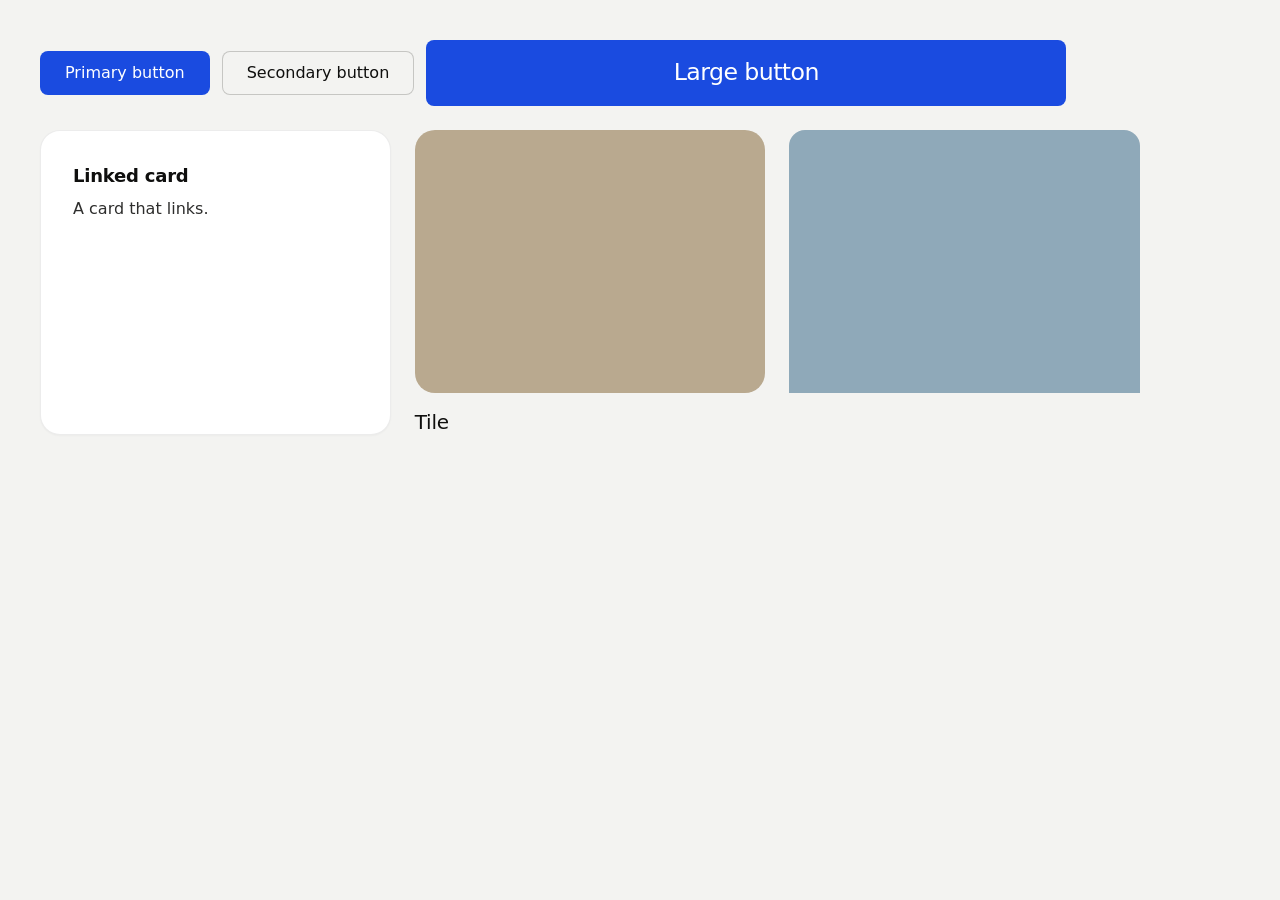
<file: ilqa-web/assets/motion/_hover-test.html>
<!doctype html>
<html lang="en">
<head>
<meta charset="utf-8"><meta name="viewport" content="width=device-width, initial-scale=1">
<title>Hover test</title>
<link rel="stylesheet" href="../system.css">
<link rel="stylesheet" href="../ui/cards.css">
<link rel="stylesheet" href="motion.css">
<style>:root{--bg:#f3f3f1;--card:#fff;--ink:#0f0f0e;--muted:#686863;--accent:#e5531c}body{background:var(--bg);color:var(--ink);padding:40px}.row{display:grid;grid-template-columns:repeat(3,1fr);gap:24px;max-width:1100px}</style>
</head>
<body>
<main>
<div class="btn-row" style="margin-bottom:24px"><a class="btn btn--primary" href="#p">Primary button</a><a class="btn btn--secondary" href="#s">Secondary button</a><a class="btn btn--primary btn--xl" href="#x">Large button</a></div>
<div class="row">
  <a class="card" id="c1" href="#a"><h3>Linked card</h3><p>A card that links.</p></a>
  <a class="tile" id="t1" href="#b"><div class="tile__media"><img id="i1" alt="" src="data:image/svg+xml,%3Csvg xmlns='http://www.w3.org/2000/svg' width='400' height='300'%3E%3Crect width='400' height='300' fill='%23b9a98f'/%3E%3C/svg%3E"></div><div class="tile__head"><h3>Tile</h3></div></a>
  <div class="m-zoom" id="z1" style="border-radius:16px"><img id="i2" alt="" style="display:block;width:100%" src="data:image/svg+xml,%3Csvg xmlns='http://www.w3.org/2000/svg' width='400' height='300'%3E%3Crect width='400' height='300' fill='%238fa9b9'/%3E%3C/svg%3E"></div>
</div>
</main>
</body>
</html>
</file>
<file: ilqa-web/assets/system.css>
/*
  taste-skill system.css - the one system for the page. Link it first, then assets/ui/cards.css (the
  feature card, its panel and the fragment placements), then set the palette (--p-*), the fonts and
  the radius set on :root in the page (node scripts/start.mjs prints that block).
  Do not add a second grid, spacing scale, type scale, radius scale, button or card style.
*/

/* ---------------------------------------------------------------- tokens */
:root {
  /* palette (hex only; fx.js reads --bg --surface --ink --muted --accent --accent-ink) */
  --p-bg: #ffffff;
  --p-surface: #f4f4f4;
  --p-ink: #111111;
  --p-muted: #6b6b6b;
  --p-accent: #1a4be0;
  --p-accent-ink: #ffffff;
  --p-action: #1a4be0;      /* buttons, links, focus: the accent, or the ink when the accent is too pale */
  --p-action-ink: #ffffff;
  --p-inv-bg: #111111;
  --p-inv-surface: #1c1c1c;
  --p-inv-ink: #f4f4f4;
  --p-inv-muted: #a3a3a3;
  --p-inv-accent: #ffffff;
  --p-inv-accent-ink: #111111;
  --p-inv-action: #ffffff;
  --p-inv-action-ink: #111111;
  /* the lit ground behind UI and in the closing band (references/cards.md), one per page, tech pages only
     (none on kind other, which is flat): <html data-ground="sand|sky|sage|painting">. system.js gives it to every ground
     that holds UI, on light and dark pages alike; --hue on one panel changes only its accent */
  --ground-bg: #d9ccb7; --ground-surface: #e9e0d2; --ground-ink: #2a2622; --ground-muted: #5a534a; --ground-accent: #a8794a;

  /* fonts */
  --font-display: system-ui, -apple-system, "Segoe UI", sans-serif;
  --font-text: system-ui, -apple-system, "Segoe UI", sans-serif;
  --font-mono: ui-monospace, "SFMono-Regular", Menlo, Consolas, monospace;
  --display-weight: 400;    /* headlines 400; 500 on a tech page (software, gaming, hardware) */
  --display-tracking: -0.025em;

  /* the page rhythm (references/layout-v4.md): one section per screen. The header is fixed and
     --nav tall; every section is padded --padt above and --padb (plus the phone action bar, --bar)
     below, and is exactly one or two screens tall (--h: 1 or 2; --hm on a phone). The hero's words
     start --hgap under the header and its content ends --hpadb above the fold. */
  --nav: 72px;
  --padt: 120px;
  --padb: 72px;
  --hgap: 48px;
  --hpadb: 64px;
  --bar: 0px;
  /* grid: one .wrap (alias .container) for the header, every section and the footer, the same
     --gut on both sides: 1280 wide at x 80-1360 at 1440, 342 at x 24-366 at 390 */
  --container: 1280px;
  --gut: 80px;
  --pad: var(--gut);
  --gutter: 24px;

  /* spacing: 4/8 scale */
  --s-1: 4px;  --s-2: 8px;  --s-3: 12px; --s-4: 16px; --s-5: 24px;
  --s-6: 32px; --s-7: 48px; --s-8: 64px; --s-9: 96px; --s-10: 128px;
  --section: 40px;      /* only a .section outside main (the kit's demo pages); every main > section and
                           footer.closing take --padt and --padb */
  --section-band: 56px; /* the same for an older footer outside footer.closing */
  --head-gap: 48px;     /* the one heading-to-content gap, 32 on a phone (layout.css reads it as --ly-head-gap) */
  --card-pad: 16px;     /* card padding (cards.css sets its own for cards with a panel) */
  --card-gap: 16px;     /* gap between cards */

  /* type scale (the only sizes on the page) */
  --t-label: 13px;
  --t-small: 14px;
  --t-body: 16px;
  --t-lead: 18px;
  --t-card: 18px;
  --t-h3: 24px;
  /* straight lines from the phone size at 390 to the desktop size at 1440 (system.md's table) */
  --t-h2: clamp(30px, 1.72vw + 23.3px, 48px);
  --t-h1: clamp(38px, 3.24vw + 25.4px, 72px);
  /* a big number stays a step under the h2 (VI-11): 38 at 1440, 28 at 390, so it never reads as a
     section heading; a stats row and a price set their own, smaller still */
  --t-stat: clamp(28px, .952vw + 24.29px, 38px);

  /* radius: one scale (soft by default; data-radius on <html> switches it) */
  --r-sm: 8px;  --r-md: 12px; --r-lg: 20px; --r-btn: 8px;

  /* controls (fixed here; a page never adds its own) */
  --btn-h: 44px;
  --btn-h-sm: 36px;
  --nav-h: var(--nav);  /* the older name, kept for the kit's files */
  --icon: 16px;         /* small icons: socials, menu chevrons, mono brand marks */

  /* motion: the one UI ease-out (motion.css --m-ease and ui/base.css --u-ease read it; references/motion.md) */
  --ease: cubic-bezier(.2, .8, .2, 1);
  --dur: 180ms;
}
html[data-radius="sharp"] { --r-sm: 4px; --r-md: 6px;  --r-lg: 8px;  --r-btn: 4px; }
html[data-radius="soft"]  { --r-sm: 8px; --r-md: 12px; --r-lg: 20px; --r-btn: 8px; }
html[data-radius="round"] { --r-sm: 10px; --r-md: 16px; --r-lg: 24px; --r-btn: 999px; }
/* the four lit grounds (references/cards.md); sand is the default above. painting goes with
   painterly-landscape (x.ai's daylight sky over olive hills) */
html[data-ground="sky"]      { --ground-bg: #c6d3df; --ground-surface: #d6e0e9; --ground-ink: #25303a; --ground-muted: #4d5964; --ground-accent: #3f6a92; }
html[data-ground="sage"]     { --ground-bg: #cdd6c6; --ground-surface: #dce3d6; --ground-ink: #262d24; --ground-muted: #535b51; --ground-accent: #6c8e63; }
html[data-ground="painting"] { --ground-bg: #79a8d6; --ground-surface: #a6c4e2; --ground-ink: #16212c; --ground-muted: #273949; --ground-accent: #9c9b3c; }
/* cards.css takes its card and panel radii from this scale */
html[data-radius] .card { --c-r: var(--r-lg); }
html[data-radius] .panel { --p-r: var(--r-md); }

/* a phone: the header 56, the sections padded 96 / 48, the hero's words 40 under the header and its
   content ending 24 above the fold, 24 at both sides, 12 between columns */
@media (max-width: 639px) {
  :root { --nav: 56px; --padt: 96px; --padb: 48px; --hgap: 40px; --hpadb: 24px; --gut: 24px; --gutter: 12px; --card-gap: 12px; --head-gap: 32px; }
}
@media (min-width: 640px) {
  :root { --gut: 48px; --section: 48px; --section-band: 72px; --card-pad: 24px; }
}
@media (min-width: 1024px) {
  :root { --gut: 80px; --section: 56px; --section-band: 96px; --card-gap: 24px;
          --t-lead: 20px; --t-card: 20px; --t-h3: 28px; }
  /* a place (and a local service): the 1200 column at x 120-1320 */
  html[data-type="place"] { --gut: 120px; --container: 1200px; }
}
/* a place (VI-06, ST-96, PH-23): its own smaller type (h1 48/53 and 32/37, h2 32/40 and 24/30, titles
   and the sub-line 20 and 18), the Recipe 3 hero's gap under its photograph (40, 24 on a phone),
   square photographs and cards and 2px buttons, whatever data-radius and data-buttons say */
:root[data-type="place"] {
  --hgap: 40px;
  --t-h1: clamp(32px, 1.524vw + 26.06px, 48px);
  --t-h2: clamp(24px, .762vw + 21px, 32px);
  --t-h3: clamp(20px, .381vw + 18.51px, 24px);
  --r-sm: 2px; --r-md: 0px; --r-lg: 0px; --r-btn: 2px;
}
:root[data-type="place"] :is(h1, .t-h1) { line-height: 1.104; }
:root[data-type="place"] :is(h2, .t-h2) { line-height: 1.25; }
@media (max-width: 639px) {
  :root[data-type="place"] { --hgap: 24px; }
  :root[data-type="place"] :is(h1, .t-h1) { line-height: 1.156; }
}

/* ---------------------------------------------------------------- grounds (at most three) */
:root, .ground-base {
  --bg: var(--p-bg); --surface: var(--p-surface); --ink: var(--p-ink); --muted: var(--p-muted);
  --accent: var(--p-accent); --accent-ink: var(--p-accent-ink); --card: var(--p-surface);
  --action: var(--p-action); --action-ink: var(--p-action-ink);
}
.ground-surface {
  --bg: var(--p-surface); --surface: var(--p-bg); --ink: var(--p-ink); --muted: var(--p-muted);
  --accent: var(--p-accent); --accent-ink: var(--p-accent-ink); --card: var(--p-bg);
  --action: var(--p-action); --action-ink: var(--p-action-ink);
}
.ground-inverse {
  --bg: var(--p-inv-bg); --surface: var(--p-inv-surface); --ink: var(--p-inv-ink); --muted: var(--p-inv-muted);
  --accent: var(--p-inv-accent); --accent-ink: var(--p-inv-accent-ink); --card: var(--p-inv-surface);
  --action: var(--p-inv-action); --action-ink: var(--p-inv-action-ink);
}
:root, .ground-base, .ground-surface, .ground-inverse {
  --line: color-mix(in oklab, var(--ink) 11%, transparent);
  --line-strong: color-mix(in oklab, var(--ink) 20%, transparent);
  /* effects (fx.js) and UI fragments (assets/ui) take the colours of the ground they sit on */
  --fx-bg: var(--bg); --fx-surface: var(--surface); --fx-ink: var(--ink); --fx-muted: var(--muted);
  --fx-accent: var(--accent); --fx-accent-ink: var(--accent-ink);
  --ui-font: var(--font-text); --ui-mono: var(--font-mono); --ui-radius: var(--r-md);
}
.ground-base, .ground-surface, .ground-inverse { background: var(--bg); color: var(--ink); }

/* ---------------------------------------------------------------- base */
*, *::before, *::after { box-sizing: border-box; }
/* an anchor lands on the section's top (the judge's frame): the fixed header covers --nav of its --padt */
html { -webkit-text-size-adjust: 100%; scroll-padding-top: 0; scroll-behavior: auto; margin: 0; }
body {
  margin: 0; background: var(--bg); color: var(--ink);
  font: 400 var(--t-body)/1.55 var(--font-text);
  -webkit-font-smoothing: antialiased; text-rendering: optimizeLegibility; overflow-x: clip;
}
img, svg, video, canvas { display: block; max-width: 100%; }
/* hidden means hidden, also on an img the line above makes a block (a menu tab's photograph, a peek photograph) */
[hidden] { display: none !important; }
img, video { height: auto; }
a { color: inherit; text-decoration: none; }
button { font: inherit; color: inherit; }
h1, h2, h3, h4, p, ul, ol, figure, blockquote { margin: 0; }
ul, ol { padding: 0; list-style: none; }
h1, h2, h3, h4 {
  font-family: var(--font-display); font-weight: var(--display-weight);
  letter-spacing: var(--display-tracking); text-wrap: balance; overflow-wrap: break-word;
  /* a long word (a German compound at 390) breaks at a syllable with a hyphen, in the language of <html lang>;
     only words of 10 letters or more, 4 at least on each side, so a short English heading never breaks */
  hyphens: auto; -webkit-hyphens: auto; hyphenate-limit-chars: 10 4 4;
}
h1, .t-h1 { font-size: var(--t-h1); line-height: 1.04; }
h2, .t-h2 { font-size: var(--t-h2); line-height: 1.1; }
h3, .t-h3 { font-size: var(--t-h3); line-height: 1.2; }
h4, .t-card { font-family: var(--font-text); font-weight: 500; font-size: var(--t-card); line-height: 1.3; letter-spacing: -0.01em; }
p { text-wrap: pretty; }
.t-lead  { font-size: var(--t-lead); line-height: 1.5; }
.t-body  { font-size: var(--t-body); line-height: 1.55; }
.t-small { font-size: var(--t-small); line-height: 1.5; }
.t-label { font-size: var(--t-label); font-weight: 500; line-height: 1.4; letter-spacing: 0.01em; }
.t-stat  { font-family: var(--font-display); font-weight: var(--display-weight); font-size: var(--t-stat);
           line-height: 1; letter-spacing: var(--display-tracking); font-variant-numeric: tabular-nums; }
.muted { color: var(--muted); }
.mono  { font-family: var(--font-mono); }
.measure { max-width: 62ch; }
:focus-visible { outline: 2px solid var(--action); outline-offset: 2px; border-radius: 2px; }
::selection { background: color-mix(in oklab, var(--accent) 30%, transparent); }

/* ---------------------------------------------------------------- grid */
.wrap, .container { width: min(100% - 2 * var(--gut), var(--container)); margin-inline: auto; padding-inline: 0; }
.grid { display: grid; grid-template-columns: repeat(12, minmax(0, 1fr)); column-gap: var(--gutter); row-gap: var(--card-gap); }
.grid > * { min-width: 0; grid-column: 1 / -1; }
.section { padding-block: var(--section); }

/* ---------------------------------------------------------------- one section per screen
   The page is a stack of screens. Framed at scrollY = k x the screen height, a shot shows exactly one
   section: the hero alone on the first screen, every other section (and footer.closing, the close and
   the footer in one) exactly one or two screens tall, its h2 first, --padt under its top. Heights
   and padding do it: no pinning, snapping or script.
     <section class="section" id=".." style="--h: 2">     (2 screens; --hm sets a phone's count alone)
       <div class="wrap"> the h2 first, then the content </div>     (the one in-flow child)
     </section>
   A layer (a full-bleed photograph or ground behind the words) is an <img class="layer" aria-hidden="true">
   beside the .wrap. Content must fit: one screen holds 708px of content at 1440x900 (900 - 120 - 72),
   two hold 1,608 (the second screen's part starts --padt under its top with .g2). From 640 to 1279 a
   section keeps at least its screens and grows past them rather than overlap the next. */
main > :is(section, .section), footer.closing {
  position: relative; box-sizing: border-box;
  height: calc(var(--h, 1) * 100vh); height: calc(var(--h, 1) * 100svh);
  padding: var(--padt) 0 calc(var(--padb) + var(--bar));
}
main > :is(section, .section) > :is(.wrap, .container), footer.closing > .wrap { position: relative; z-index: 1; height: 100%; }
main > :is(section, .section) > :is(.wrap, .container):not(.grid) { display: flex; flex-direction: column; }
/* a .wrap that is the section's grid too (class="wrap grid"): its rows start at the top */
main > :is(section, .section) > :is(.wrap, .container).grid { align-content: start; }
/* .fill: the block that takes what the screen leaves under the heading (a photograph, a frame) */
main > :is(section, .section) > .wrap > .fill { flex: 1 1 0; min-height: 0; }
/* two screens as two groups: row 1 the h2 and the first group, row 2 the rest (no second h2), starting
   --padt under the second screen's top, so the second shot looks like any other section */
main > :is(section, .section).g2, footer.closing.g2 { --h: 2; }
main > :is(section, .section).g2 > :is(.wrap, .container), footer.closing.g2 > .wrap { display: grid; grid-template-rows: minmax(0, 1fr) minmax(0, 1fr); row-gap: calc(var(--padt) + var(--padb) + var(--bar)); }
main > :is(section, .section).g2 > :is(.wrap, .container) > *, footer.closing.g2 > .wrap > * { min-height: 0; align-self: start; }
main > :is(section, .section).g2 > :is(.wrap, .container) > :is(.group, .fill) { align-self: stretch; }
/* a group: one screen's part of a .g2 section (its h2 and first rows, or the rest) */
.group { display: flex; flex-direction: column; min-height: 0; }
/* each screen's card row runs down to that screen's foot (the cards stretch, their panels grow), so
   the second screen of a .g2 is never a short row over an empty ground; both rows end on the same line */
@media (min-width: 1024px) {
  main > :is(section, .section).g2 > .wrap > .grid:last-child,
  main > :is(section, .section).g2 > .wrap > .group > .grid:last-child { align-self: stretch; flex: 1 1 auto; min-height: 0; }
}
.group > .fill { flex: 1 1 0; min-height: 0; }
@media (min-width: 640px) and (max-width: 1279px) {
  main > :is(section, .section):not(.hero, .section--hero), footer.closing {
    height: auto; min-height: calc(var(--h, 1) * 100vh); min-height: calc(var(--h, 1) * 100svh);
  }
  /* the section is a column and its .wrap takes all of it, so a .fill (a photograph, a frame) still
     grows to the section's foot (a min-height percentage would not resolve, leaving it at its least) */
  /* :where() keeps it at no weight, so a page's own phone- or tablet-only hiding (section.desk-only { display: none }) wins */
  :where(main > :is(section, .section):not(.hero, .section--hero), footer.closing) { display: flex; flex-direction: column; }
  main > :is(section, .section):not(.hero, .section--hero) > :is(.wrap, .container), footer.closing > .wrap { flex: 1 0 auto; height: auto; min-height: 0; }
}
/* a phone: lvh (the screen with its bars hidden) for every section but the hero; --hm when stacking
   makes the content taller than the desktop count */
@media (max-width: 639px) {
  /* at least its screens, never less: content a screen cannot hold makes the section taller (the rhythm
     check then asks for --hm: 2 or less content); a fixed height would lay its last rows over the next
     section, the fault the phone shots showed most (a list under the closing heading and its button) */
  main > :is(section, .section):not(.hero, .section--hero), footer.closing {
    height: auto; min-height: calc(var(--hm, var(--h, 1)) * 100vh); min-height: calc(var(--hm, var(--h, 1)) * 100lvh);
  }
  /* one grid row at least the screens tall that grows with the .wrap's content: the .wrap is stretched to
     it, so its .fill and its two groups still share a definite height */
  /* (at no weight, as on the tablet: a page's own section.desk-only { display: none } still hides it) */
  :where(main > :is(section, .section):not(.hero, .section--hero):has(> :is(.wrap, .container)), footer.closing) {
    display: grid; grid-template-columns: minmax(0, 1fr); grid-template-rows: 1fr; grid-auto-rows: auto;
  }
  main > :is(section, .section):not(.hero, .section--hero) > :is(.wrap, .container), footer.closing > .wrap { height: auto; }
  main > :is(section, .section).g2m, footer.closing.g2m { --hm: 2; }
  main > :is(section, .section).g2m > :is(.wrap, .container), footer.closing.g2m > .wrap { display: grid; grid-template-rows: minmax(0, 1fr) minmax(0, 1fr); row-gap: calc(var(--padt) + var(--padb) + var(--bar)); }
  /* stacked in one, the two groups keep the open cards' 32px, so the first group's last panel never meets
     the next card's title */
  main > :is(section, .section).g2:not(.g2m) > :is(.wrap, .container) { display: flex; row-gap: var(--s-6); }
  /* what the two screens leave goes around the second group, so it opens below the header, not on the fold */
  main > :is(section, .section).g2:not(.g2m) > :is(.wrap, .container) > :last-child { margin-block: auto; }
  main > :is(section, .section).g2:not(.g2m) > :is(.wrap, .container) > * { align-self: stretch; }
}
/* a layer: the photograph or ground of a whole section, under its words, edge to edge */
main > :is(section, .section) > :is(img, video, canvas, picture).layer,
footer.closing > :is(img, video, canvas, picture).layer {
  position: absolute; inset: 0; z-index: 0; width: 100%; height: 100%; max-width: none; object-fit: cover; object-position: var(--pos, 50% 50%);
}
main > :is(section, .section) > picture.layer > img { width: 100%; height: 100%; object-fit: cover; }

/* the hero: exactly the first screen, the fixed header over its top. Its words start --hgap under the
   header (--photo adds a full-bleed photograph's height above them on a place); its content ends
   --hpadb above the fold, and nothing of the next section shows, at 1440, 1024, 820 and 390.
     <section class="hero hero--<type>"><div class="wrap"><div class="hero-text"> .. </div>[one strip]</div></section>
   .hero-text holds the whole composition (the words, and the picture or window beside or under them);
   one docked strip (logos, three facts) may follow it, at most 96px, desktop only. */
main > :is(.hero, .section--hero) {
  height: 100vh; height: 100svh; min-height: 0;
  padding: calc(var(--nav) + var(--photo, 0px) + var(--hgap)) 0 calc(var(--hpadb) + var(--bar));
}
:is(.hero, .section--hero) > .wrap { height: 100%; display: grid; grid-template-rows: minmax(0, 1fr) auto; row-gap: var(--s-7); }
:is(.hero, .section--hero) > .wrap > .hero-text { min-height: 0; }
/* a phone: the hero is at least the first screen and grows when a short phone (320x640) cannot hold its
   words, buttons and picture, so nothing of it lies over the next section or under the header */
@media (max-width: 639px) {
  main > :is(.hero, .section--hero) { height: auto; min-height: 100vh; min-height: 100svh; }
  main > :is(.hero, .section--hero):has(> :is(.wrap, .container)) { display: grid; grid-template-columns: minmax(0, 1fr); grid-template-rows: 1fr; grid-auto-rows: auto; }
  main > :is(.hero, .section--hero) > :is(.wrap, .container) { height: auto; }
}
:is(.hero, .section--hero) > .wrap > .hero-strip { grid-row: 2; max-height: 96px; }
@media (max-width: 639px) { :is(.hero, .section--hero) > .wrap > .hero-strip { display: none; } }
.section--hero .section-head { max-width: 860px; }
/* the starter's own hero (hero-split): the words on span-5 top-aligned, the picture on span-6 start-7
   as tall as the hero's content box (at most 716 at 1440x900); a phone stacks words, then the picture
   in what is left */
.hero-text.hero-split { height: 100%; align-items: stretch; }
.hero-split > .hero-copy { align-self: start; }
.hero-split > .hero-visual { position: relative; min-height: 0; height: 100%; }
@media (max-width: 1023px) {
  .hero-text.hero-split { display: flex; flex-direction: column; gap: var(--s-6); }
  .hero-split > .hero-visual { flex: 1 1 0; min-height: 200px; height: auto; }
}
.hero-copy > * + * { margin-top: var(--s-5); }
/* the h1 first in the words' column: its capitals start on the picture's top line, not the line box's
   (the leading above the capitals would put the words about 12px under the photograph's top) */
.hero-copy > h1:first-child { text-box: trim-start cap alphabetic; }
.hero-copy > .btn-row { margin-top: var(--s-6); }
/* three short facts at the foot of the words' column, on the picture's bottom line (no dead space
   under the buttons): <dl class="hero-facts"><div><dt>..</dt><dd>..</dd></div> x3</dl> */
@media (min-width: 1024px) {
  .hero-split > .hero-copy { height: 100%; display: flex; flex-direction: column; }
  .hero-split > .hero-copy > .hero-facts { margin-top: auto; }
}
.hero-facts { display: grid; grid-template-columns: repeat(3, minmax(0, 1fr)); gap: var(--s-5) var(--gutter); margin: 0; }
.hero-facts > div { display: grid; gap: var(--s-1); align-content: start; }
.hero-facts dt { font-size: var(--t-small); color: var(--muted); }
.hero-facts dd { margin: 0; font-weight: 500; }
@media (max-width: 1023px) { .hero-facts { display: none; } }
/* a notice line above the h1 (changed hours, a delivery cut-off): one line with a number, static,
   starting on the left line like the h1 under it */
.hero-notice { font-size: var(--t-small); font-weight: 500; color: var(--ink); }
.hero-notice b, .hero-notice strong { font-weight: 500; color: var(--accent); }
.hero-copy > .hero-notice + h1 { margin-top: var(--s-5); }

/* a phone: open tiles from a row of three or four (rooms, goods, beans) go two-up, an odd last one
   across the row, so a row of three fits one 844px screen (stacked one under another they need two) */
@media (max-width: 639px) {
  .grid > .tile:is(.span-3, .span-4) { grid-column: auto / span 6; }
  .grid > .tile:is(.span-3, .span-4):nth-child(odd of .tile):nth-last-child(1 of .tile) { grid-column: 1 / -1; }
  .grid > .tile:is(.span-3, .span-4) .tile__head { flex-wrap: wrap; gap: 0 var(--s-2); }
}
/* a phone: open cards (words on the ground, the panel under them) stacked one under another keep 32px
   between a panel's foot and the next card's title, so a title never reads as the panel's caption */
@media (max-width: 639px) { .grid:has(> .card--open) { row-gap: var(--s-6); } }
/* a phone stacks a two-screen section's four open tiles into its two screens: their panels take 180px (a wide
   crop), so the h2 and the first two tiles of two lines each end on the first screen and the four inside both,
   not a third of a screen past. A page that sets its group's own --p-h (#features .panel) sets its phone value
   too, as the starter does */
@media (max-width: 639px) { main > :is(section, .section).g2 .card--open > .panel { --p-h: 180px; } }
/* spans: desktop >= 1024. Tablet 640-1023: text cards on span-3 and span-6 go two-up; cards with a
   panel (a visual needs the width; the one exception is a span-6 pair, below)
   and everything else (split text and visuals, span-4 cards, span-5/7/8 blocks) take the full row, so a split stacks and no row is left half empty. Phone < 640: one column. */
@media (min-width: 640px) and (max-width: 1023px) {
  .grid > .card.span-3:not(:has(> .panel)), .grid > .card.span-6:not(:has(> .panel)) { grid-column: auto / span 6; }
  /* the one exception with a panel: a 2x2 (or a pair) of span-6 cards stays two-up from 720px (a panel
     of about 310px and more, wide enough for a kit fragment), so four cards take one or two screens
     at 768-820 instead of a card per row (four stacked panels run past two screens). Split cards and
     every other span keep the full row. Under 720 a card per row. */
  @media (min-width: 720px) {
    .grid > .card.span-6:has(> .panel):not(.card--split) { grid-column: auto / span 6; }
    .grid > .card.span-6:has(> .panel):not(.card--split):nth-child(odd of .card.span-6):nth-last-child(1 of .card.span-6) { grid-column: 1 / -1; }
  }
  /* open tiles (rooms, models, people, a photo pair) go two-up; an odd last one takes the row */
  .grid > .tile:is(.span-3, .span-4, .span-6) { grid-column: auto / span 6; }
  .grid > .tile:is(.span-3, .span-4, .span-6):nth-child(odd of .tile):nth-last-child(1 of .tile) { grid-column: 1 / -1; }
}
@media (min-width: 1024px) {
  .span-2  { grid-column: auto / span 2; }
  .span-3  { grid-column: auto / span 3; }
  .span-4  { grid-column: auto / span 4; }
  .span-5  { grid-column: auto / span 5; }
  .span-6  { grid-column: auto / span 6; }
  .span-7  { grid-column: auto / span 7; }
  .span-8  { grid-column: auto / span 8; }
  .span-9  { grid-column: auto / span 9; }
  .span-10 { grid-column: auto / span 10; }
  .span-12 { grid-column: auto / span 12; }
  .start-1 { grid-column-start: 1; } .start-2 { grid-column-start: 2; } .start-3 { grid-column-start: 3; }
  .start-5 { grid-column-start: 5; } .start-6 { grid-column-start: 6; } .start-7 { grid-column-start: 7; }
  .start-4 { grid-column-start: 4; } .start-8 { grid-column-start: 8; } .start-9 { grid-column-start: 9; }
  .start-10 { grid-column-start: 10; }
  /* a split is top-aligned: the words' first line and the picture's top on one line (never centred
     against each other, never mirrored: text left, the visual right, on every split of the page) */
  .grid--middle, .grid--top { align-items: start; }
}
/* card rows: every card in a row the same height (a plain .grid stretches them) */
.grid:is(.grid--middle, .grid--top) > .card { align-self: stretch; }
/* 1024-1279: a span-4 card's panel would be about 220px wide, too narrow for real UI. Cards with a
   panel on span-4 go two-up, a span-8 one takes the row, and an odd last one takes the row too
   (steps, proof row: two, then one wide; bento: the wide card, then the four small ones two by two) */
@media (min-width: 1024px) and (max-width: 1279px) {
  .grid > .card.span-4:has(> .panel) { grid-column: auto / span 6; }
  .grid > .card.span-8:has(> .panel),
  .grid > .card.span-4:has(> .panel):nth-child(odd of .card.span-4):nth-last-child(1 of .card.span-4) { grid-column: 1 / -1; }
}

/* ---------------------------------------------------------------- section heading */
.section-head { max-width: 760px; margin-bottom: var(--head-gap); display: grid; gap: var(--s-4); }
/* every heading starts on the left line (a centred head among left ones reads as a mistake): the
   old centred head is left-aligned too */
.section-head--center { text-align: left; justify-items: start; }
/* a head row: the h2 (and its line) left, one link or the section's button at the right line */
.section-head--split { max-width: none; display: flex; align-items: end; justify-content: space-between; gap: var(--s-5); flex-wrap: wrap; }
.section-head--split > div { display: grid; gap: var(--s-4); max-width: 760px; }
.section-head p { color: var(--ink); font-size: var(--t-lead); line-height: 1.5; max-width: 60ch; }
.section-head--row { max-width: none; display: flex; align-items: end; justify-content: space-between; gap: var(--s-5); flex-wrap: wrap; }
.section-head--row > div { display: grid; gap: var(--s-4); max-width: 760px; }
/* the hero row (hero-product, hero-cycle): the h1 and its line left, the buttons right, across 1280 */
.section--hero .section-head--row { max-width: none; }

/* ---------------------------------------------------------------- buttons (one pair, a dealt look)
   One pair a page, .btn--primary and .btn--secondary, in the look dealt with the page (sections.md)
   and set once on <html data-buttons>; the markup never changes:
     solid  filled primary, outlined secondary, the radius scale (Figma; the default)
     pill   pills, a chevron after the primary's label, a tinted secondary (x.ai)
     tonal  the radius scale, a tinted secondary with no outline (Linear, Vercel)
     arrow  an arrow after the primary's label; the secondary is a text link with an arrow (Stripe)
     block  near-square corners, 48px tall; the secondary is an underlined text link (shops, hotels) */
.btn {
  display: inline-flex; align-items: center; justify-content: center; gap: var(--s-2);
  height: var(--btn-h); padding: 0 var(--s-5); border-radius: var(--r-btn); border: 1px solid transparent;
  font: 500 var(--t-body)/1 var(--font-text); letter-spacing: 0; white-space: nowrap; cursor: pointer;
  transition: background-color var(--dur) var(--ease), color var(--dur) var(--ease), border-color var(--dur) var(--ease), text-decoration-color var(--dur) var(--ease);
}
.btn--primary { background: var(--action); color: var(--action-ink); }
.btn--primary:hover { background: color-mix(in oklab, var(--action) 86%, var(--ink)); }
/* an inverted primary (the action is the ground's ink: a brand band, a lit ground): its hover steps toward the ground, as the filled one steps toward the ink */
.ground-brand .btn--primary:hover { background: color-mix(in oklab, var(--action) 88%, var(--bg)); }
/* the ground's own colour with a clear border: never grey on grey, readable on an effect too */
.btn--secondary { background: var(--bg); color: var(--ink); border-color: var(--line-strong); }
.btn--secondary:hover { background: color-mix(in oklab, var(--bg) 94%, var(--ink)); border-color: color-mix(in oklab, var(--ink) 35%, transparent); }
.btn--sm { height: var(--btn-h-sm); padding: 0 var(--s-4); font-size: var(--t-small); }
html[data-buttons="pill"] { --r-btn: 999px; }
html[data-buttons="block"] { --r-btn: 2px; --btn-h: 48px; }
html:is([data-buttons="pill"], [data-buttons="tonal"]) .btn--secondary { background: color-mix(in oklab, var(--ink) 8%, var(--bg)); border-color: transparent; }
html:is([data-buttons="pill"], [data-buttons="tonal"]) .btn--secondary:hover { background: color-mix(in oklab, var(--ink) 14%, var(--bg)); border-color: transparent; }
/* arrow and block: the secondary is a text link at the button's height (no box: one button look) */
html:is([data-buttons="arrow"], [data-buttons="block"]) .btn--secondary {
  background: none; border-color: transparent; padding-inline: var(--s-2);
  text-decoration: underline; text-underline-offset: 4px; text-decoration-color: var(--line-strong);   /* the .link look */
}
html:is([data-buttons="arrow"], [data-buttons="block"]) .btn--secondary:hover { background: none; border-color: transparent; text-decoration-color: currentColor; }
/* the glyph after a label: a chevron (pill) or an arrow (arrow), drawn so every font shows the same */
html[data-buttons="pill"] .btn--primary::after,
html[data-buttons="arrow"] :is(.btn--primary, .btn--secondary)::after {
  content: ""; flex: none; width: 12px; height: 12px; margin-right: -2px; background: currentColor;
  -webkit-mask: var(--btn-glyph) center / contain no-repeat; mask: var(--btn-glyph) center / contain no-repeat;
  transition: transform var(--dur) var(--ease);
}
html[data-buttons="pill"] { --btn-glyph: url("data:image/svg+xml,%3Csvg xmlns='http://www.w3.org/2000/svg' viewBox='0 0 12 12'%3E%3Cpath d='M4.5 2.5 8 6l-3.5 3.5' fill='none' stroke='black' stroke-width='1.6' stroke-linecap='round' stroke-linejoin='round'/%3E%3C/svg%3E"); }
html[data-buttons="arrow"] { --btn-glyph: url("data:image/svg+xml,%3Csvg xmlns='http://www.w3.org/2000/svg' viewBox='0 0 12 12'%3E%3Cpath d='M1.5 6h8.5M6.5 2.5 10 6l-3.5 3.5' fill='none' stroke='black' stroke-width='1.5' stroke-linecap='round' stroke-linejoin='round'/%3E%3C/svg%3E"); }
@media (hover: hover) and (pointer: fine) { html:is([data-buttons="pill"], [data-buttons="arrow"]) .btn:hover::after { transform: translateX(3px); } }
.btn:active { transform: translateY(1px) scale(.985); }
.btn--arrow::after { content: "\2192"; transition: transform var(--dur) var(--ease); }
@media (hover: hover) and (pointer: fine) { .btn--arrow:hover::after { transform: translateX(3px); } }
/* the drawn arrow (assets/motion: its stem grows and its head moves 3px on hover), the last child of
   a primary button, a pill or a link: <svg class="m-arrow" viewBox="0 0 12 12" aria-hidden="true">
   <path class="m-arrow__stem" d="M1 6h8"/><path class="m-arrow__head" d="M4.5 2.5 8 6l-3.5 3.5"/></svg>.
   It replaces the dealt glyph, so a button never shows two */
.m-arrow { flex: none; width: 12px; height: 12px; margin-right: -2px; overflow: visible;
           fill: none; stroke: currentColor; stroke-width: 1.6; stroke-linecap: round; stroke-linejoin: round; }
.btn--xl .m-arrow { width: 0.62em; height: 0.62em; stroke-width: 1.4; }
:is(.btn, .link, .pill):has(> .m-arrow)::after { content: none; display: none; }
.btn-row { display: flex; flex-wrap: wrap; gap: var(--s-3); align-items: center; }
.section-head--center .btn-row { justify-content: center; }
/* on the phone every button row stacks full width */
@media (max-width: 639px) {
  .btn-row { flex-direction: column; align-items: stretch; width: 100%; justify-self: stretch; }
  /* full width, the second action is a text link at the button's height under the filled one (an
     outline across the whole screen reads as a rule, a pale fill as a switched-off button) */
  .btn-row > .btn--secondary { background: none; border-color: transparent; text-decoration: underline; text-underline-offset: 4px; text-decoration-color: var(--line-strong); }
  .section-head--split > .btn { width: 100%; }
}
.link { display: inline-flex; align-items: center; gap: var(--s-2); font-weight: 500; color: var(--ink);
        text-decoration: underline; text-decoration-color: var(--line-strong); text-underline-offset: 4px;
        transition: text-decoration-color var(--dur) var(--ease); }
.link:hover { text-decoration-color: currentColor; }
.link::after { content: "\2192"; display: inline-block; text-decoration: none; transition: transform var(--dur) var(--ease); }
@media (hover: hover) and (pointer: fine) { .link:hover::after { transform: translateX(3px); } }
.pill { display: inline-flex; align-items: center; gap: var(--s-2); height: 32px; padding: 0 var(--s-3);
        border-radius: 999px; border: 1px solid var(--line); background: var(--card);
        font-size: var(--t-label); color: var(--ink); }
.pill .muted { color: var(--muted); }

/* ---------------------------------------------------------------- card (one style) */
.card {
  display: flex; flex-direction: column; gap: var(--s-2); min-width: 0;
  background: var(--card); border: 1px solid var(--line); border-radius: var(--r-lg); padding: var(--card-pad);
}
/* small titles in the text face: a display face at 20px (a condensed or hairline serif) reads smaller than the body */
.card > h3, .card > h4, .card--plan h3 { font-family: var(--font-text); font-weight: 500; font-size: var(--t-card); line-height: 1.3; letter-spacing: -0.01em; }
/* the type floor (system.md): text people read is 16px or more in ink; cards.css sets it for its
   card text, this for a plain card's lines */
.card > p { color: var(--ink); font-size: var(--t-body); max-width: 52ch; }
/* at most two boxes one inside the other (sections.md): a card whose panel holds UI drops its own
   box, so its title and lines sit on the page ground over the panel (Figma's tiles), or runs the
   panel flush to its sides and bottom (cards.css .panel--flush) */
.card.card--open { --c-pad: 0px; background: none; border: 0; box-shadow: none; padding: 0; overflow: visible; }
.card.card--open > .panel { margin: var(--s-5) 0 0; border-radius: var(--r-lg); }
.card.card--open > .panel--top { margin: 0 0 var(--s-5); }
.card--plan.is-featured { border-color: var(--action); box-shadow: inset 0 0 0 1px var(--action); }
/* cards.css (linked after this file) sets .card { gap: 0 } for feature cards; a plan keeps its 16px rows */
.card.card--plan { gap: var(--s-4); }

/* ---------------------------------------------------------------- visuals: panels and frames
   A card's .panel (the inset visual), .stage and the placements (.at-corner, .at-rise, .at-over,
   .at-right, .at-center, .stage--fade-*) come from assets/ui/cards.css (references/cards.md).
   This file adds the frames (hero, split, square, closing band) and lets a .stage work inside them.
   The grounds' colours: system.js lights every ground that holds UI (see there). */
:not(.card) > .panel { border-radius: var(--p-r, var(--r-md)); }   /* a panel on its own: four round corners */
.menu-card .panel { --p-h: 160px; }
.frame {
  position: relative; isolation: isolate; overflow: clip; display: flex; align-items: center; justify-content: center;
  background: var(--surface); border-radius: var(--r-lg); border: 1px solid var(--line);
  padding: clamp(var(--s-4), 4vw, var(--s-7));
}
/* a zero-width spacer keeps --ratio (height / width) as the frame's minimum height */
.frame::before { content: ""; flex: none; width: 0; padding-top: var(--ratio, 0px); }
/* an object or scene (assets/objects) and a photograph (.frame__img) fill the frame themselves */
.frame > :not(canvas, .stage, .loop-pause, .frame__fx, .frame__img, [data-print], [data-scene], .print3d) { position: relative; max-width: 100%; min-width: 0; }
/* a photograph is a plain rectangle in its frame: no border, no print, no filter */
.frame--photo { padding: 0; border: 0; }
/* .frame--fill: as tall as its row (a split's picture beside the words, down to the section's foot);
   stacked on a tablet or a phone it takes what the screen leaves, at least 200px */
.frame--fill { height: 100%; }
@media (max-width: 1023px) {
  .grid.fill:has(> .frame--fill) { display: flex; flex-direction: column; gap: var(--s-6); }
  .grid.fill > .frame--fill { flex: 1 1 0; height: auto; min-height: 200px; }
}
/* a split's words as a column: the last block (stats, a link) on the picture's bottom line */
.split-col { display: flex; flex-direction: column; gap: var(--s-5); }
@media (min-width: 1024px) { .split-col { height: 100%; } .split-col > .split-col__end { margin-top: auto; } }
:is(.frame, .panel) > .frame__img { position: absolute; inset: 0; z-index: 0; width: 100%; height: 100%; max-width: none; object-fit: cover; }
.frame--portrait { --ratio: 125%; }
/* the product stage (hero-product): wide, the product whole on it; a phone gets a tall stage */
.frame--stage { --ratio: 50%; }
@media (max-width: 639px) { .frame--stage, .frame--portrait { --ratio: 120%; } }
.frame--hero { padding: clamp(24px, 5vw, 64px); }
.frame--split { --ratio: 80%; }
.frame--square { --ratio: 100%; }
/* the closing band: the hero's echo, lit with the page's ground (sand, sky, sage or painting) on light
   and dark pages alike, so its text and buttons take that ground's ink. Its effect sits on a layer of
   its own, <div class="frame__fx" data-fx="..">, held still and calm where the text sits (system.js) */
.frame--cta { min-height: 420px; }
/* .frame--lit: the same for an object's frame that holds a few words in its clear half (the
   product statement's facts in a .frame__text, lower left; the object stands right of centre) */
.frame--cta, .frame--lit {
  border-color: transparent; background: var(--ground-bg); color: var(--ground-ink);
  --bg: var(--ground-surface); --surface: var(--ground-surface); --ink: var(--ground-ink); --muted: var(--ground-muted);
  --action: var(--ground-ink); --action-ink: var(--ground-surface);
  --line: color-mix(in oklab, var(--ground-ink) 12%, transparent); --line-strong: color-mix(in oklab, var(--ground-ink) 24%, transparent);
}
.frame > .frame__fx { position: absolute; inset: 0; z-index: 0; }
/* on a light page the buttons on a lit ground keep the page's own action colour: one action, one look
   (a dark page keeps the lit ground's ink, which reads on the bright ground) */
html:not([data-tone="dark"]) :is(.frame--cta, .frame--lit, .footer--statement) { --action: var(--p-action); --action-ink: var(--p-action-ink); }
/* a card on a photograph (a booking form over the room): the card holds the page's colours */
.frame--photo:has(> .card) { padding: clamp(var(--s-5), 5vw, var(--s-8)) clamp(var(--s-4), 4vw, var(--s-7)); }
.frame--photo > .card { position: relative; z-index: 1; width: min(100%, 480px); }   /* flat: no shadow at rest (ST-97) */
.frame--cta > .frame__fx { opacity: .85; }
.frame--lit > .frame__text { z-index: 2; align-self: flex-end; margin-right: auto; width: min(100%, 360px); display: grid; gap: var(--s-5); }
/* 2:1 on a desktop; a phone gets 2:3, the words at the top and the object smaller and low under
   them (its hero preset), so the facts never touch the object */
.frame--lit { --ratio: 50%; }
@media (max-width: 639px) { .frame--lit { --ratio: 150%; } .frame--lit > .frame__text { align-self: flex-start; } }
@media (max-width: 639px) { .frame--split { --ratio: 100%; } }
/* A hero, wide or split frame (x.ai's hero window): --w on the rising fragment's slot (its true width)
   centres it while it fits; anchored 24px in and cut by the right edge once the frame is narrower.
   --pair on the .stage (the main fragment's width plus the part of the second that sticks out)
   centres the pair; below 1024 the main one alone. In a card's panel cards.css places it (.at-corner,
   .at-rise, .at-right; a centred .at-rise.fit narrows with the panel), as its recipe says. */
.frame > .stage > .at-rise { --ax: max(24px, calc(50% - var(--w, 64%) / 2)); }
.frame--hero > .stage > .at-rise { --ax: max(24px, calc(50% - var(--pair, var(--w, 64%)) / 2)); }
.frame--hero > .stage > .at-over { --bx: max(24px, calc(50% - var(--pair, 800px) / 2)); }
@media (max-width: 1023px) { .frame--hero > .stage > .at-rise { --ax: max(24px, calc(50% - var(--w, 64%) / 2)); } }
/* a frame holding a cards.css .stage: the stage fills it and places the fragments (references/cards.md);
   the hero and wide frames are 16:7 and square on a phone; below 1024 only the main fragment shows */
.frame:has(> .stage) { padding: 0; }
.frame--hero:has(> .stage) { aspect-ratio: 16 / 7; }
@media (max-width: 1023px) {
  .frame--hero:has(> .stage) { aspect-ratio: 3 / 2; }   /* a tablet: room for the main fragment's rows */
}
/* a tablet held upright (820x1180): a taller frame, so the hero fills the screen without a gap */
@media (min-width: 640px) and (max-width: 1023px) and (orientation: portrait) {
  .frame--hero:has(> .stage) { aspect-ratio: 4 / 3; }
}
@media (max-width: 1023px) {
  .frame--hero > .stage > :is(.at-over, .at-over-l) { display: none; }
}
/* a split frame is about 440-560px wide from 1024 to 1279: the main piece alone there */
@media (min-width: 1024px) and (max-width: 1279px) {
  .frame--split > .stage > :is(.at-over, .at-over-l) { display: none; }
}
@media (max-width: 639px) {
  .frame--hero:has(> .stage) { aspect-ratio: 1; }
  .frame > .stage > :is(.at-over, .at-over-l) { display: none; }
  /* phone: cards.css sets a fragment 16px in on both sides, and system.js holds every loop on its
     finished picture, so no pause button lands on the UI */
}
/* a small object on a focal tile (.at-center): its true width (--w, 288px for the slider), narrowed
   on a small panel so 24px of ground always shows on both sides (a span-4 panel is 304px at 1280) */
.stage > .at-center { width: calc(100% - 48px); max-width: var(--w, 288px); }
.stage > .at-center > :is([data-ui], .ui) { width: 100%; max-width: none; }
/* .to-edge stretches a fragment's surface past the bottom (cards.css); doc's surface is its page */
.stage > .to-edge > .ui-doc > .ui-doc__page { min-height: 100%; }
/* .hero-stage: whole fragments side by side in a frame, never overlapping or cut (a row of app
   screens); the first is the main one, and the ones that no longer fit drop out from the end */
.hero-stage { container: hero-stage / inline-size; width: 100%; }
.hero-stage__row { display: flex; align-items: center; justify-content: center; gap: var(--s-5); }
.hero-stage__row > * { flex: none; max-width: 100%; }
@container hero-stage (max-width: 1060px) { .hero-stage__row > :nth-child(n + 3) { display: none; } }
@container hero-stage (max-width: 740px)  { .hero-stage__row > :nth-child(n + 2) { display: none; } }
/* the pause button on every visual that moves by itself for more than 5 s (WCAG 2.2.2): ui.js adds it
   to a loop when it starts to move, system.js to the hero's ground. Write a button.loop-pause into
   the frame only for a loop of your own (hero-cycle). The same solid 32px disc in the page colours as
   assets/ui/base.css's, 12px in from the bottom-right corner, with a 44px hit area. */
.loop-pause {
  position: absolute; right: 12px; bottom: 12px; z-index: 6; display: grid; place-items: center;
  width: 32px; height: 32px; margin: 0; padding: 0; border-radius: 50%; cursor: pointer;
  border: 1px solid color-mix(in oklab, var(--ink) 16%, transparent); background: var(--bg); color: var(--ink);
  box-shadow: 0 1px 2px rgb(0 0 0 / .12), 0 4px 12px -4px rgb(0 0 0 / .28);
}
.loop-pause::before { content: ""; position: absolute; inset: -6px; border-radius: 50%; }
.loop-pause svg { width: 14px; height: 14px; fill: currentColor; }
@media (prefers-reduced-motion: reduce) { .loop-pause { display: none; } }

/* ---------------------------------------------------------------- navigation */
/* The header: fixed, opaque, one hairline under it, the same at every depth (no blur, no shadow, no
   floating pill, never hidden on scroll). Its .wrap is the page's, so the logo starts on the left line
   and the main button ends on the right one. Plain words, 15px, sentence case; one filled button. */
.nav {
  position: fixed; inset: 0 0 auto 0; z-index: 50; height: var(--nav);
  background: var(--bg); color: var(--ink); border-bottom: 1px solid var(--line);
}
.nav__bar { height: 100%; display: flex; align-items: center; gap: var(--s-8); }
/* a text logo: the display face at 500, 22px (the client's SVG logo replaces it when there is one) */
.nav__logo { display: inline-flex; align-items: center; gap: var(--s-2); font: 500 22px/1 var(--font-display); letter-spacing: -0.02em; flex: none; }
@media (max-width: 639px) { .nav__logo { font-size: 20px; } }
.nav__logo svg, .nav__logo img { height: 24px; width: auto; }
/* the brand's mark beside its name, in the accent (the client's logo replaces both). Dealt shapes:
   <span class="mark" data-mark="dots|arc|ring|petal|leaf|stack" aria-hidden="true"></span> */
.mark { display: inline-block; flex: none; width: 22px; height: 22px; background: var(--accent);
        -webkit-mask: var(--mark) center / contain no-repeat; mask: var(--mark) center / contain no-repeat; }
.mark[data-mark="dots"]  { --mark: url("data:image/svg+xml,%3Csvg xmlns='http://www.w3.org/2000/svg' viewBox='0 0 24 24'%3E%3Ccircle cx='6.5' cy='6.5' r='4.5'/%3E%3Ccircle cx='17.5' cy='6.5' r='4.5'/%3E%3Ccircle cx='6.5' cy='17.5' r='4.5'/%3E%3Crect x='13' y='13' width='9' height='9' rx='1.5'/%3E%3C/svg%3E"); }
.mark[data-mark="arc"]   { --mark: url("data:image/svg+xml,%3Csvg xmlns='http://www.w3.org/2000/svg' viewBox='0 0 24 24'%3E%3Cpath d='M2.5 21.5V12a9.5 9.5 0 0 1 19 0v9.5h-6V12a3.5 3.5 0 0 0-7 0v9.5z'/%3E%3C/svg%3E"); }
.mark[data-mark="ring"]  { --mark: url("data:image/svg+xml,%3Csvg xmlns='http://www.w3.org/2000/svg' viewBox='0 0 24 24'%3E%3Cpath fill-rule='evenodd' d='M12 2a10 10 0 1 1 0 20 10 10 0 0 1 0-20zm0 5.5a4.5 4.5 0 1 0 0 9 4.5 4.5 0 0 0 0-9z'/%3E%3C/svg%3E"); }
.mark[data-mark="petal"] { --mark: url("data:image/svg+xml,%3Csvg xmlns='http://www.w3.org/2000/svg' viewBox='0 0 24 24'%3E%3Ccircle cx='12' cy='6.6' r='5'/%3E%3Ccircle cx='17.4' cy='12' r='5'/%3E%3Ccircle cx='12' cy='17.4' r='5'/%3E%3Ccircle cx='6.6' cy='12' r='5'/%3E%3Ccircle cx='12' cy='12' r='4'/%3E%3C/svg%3E"); }
.mark[data-mark="leaf"]  { --mark: url("data:image/svg+xml,%3Csvg xmlns='http://www.w3.org/2000/svg' viewBox='0 0 24 24'%3E%3Cpath d='M3 21C3 10 10 3 21 3c0 11-7 18-18 18z'/%3E%3C/svg%3E"); }
.mark[data-mark="stack"] { --mark: url("data:image/svg+xml,%3Csvg xmlns='http://www.w3.org/2000/svg' viewBox='0 0 24 24'%3E%3Crect x='2' y='2.5' width='20' height='5.5' rx='2.75'/%3E%3Crect x='2' y='9.25' width='14' height='5.5' rx='2.75'/%3E%3Crect x='2' y='16' width='8' height='5.5' rx='2.75'/%3E%3C/svg%3E"); }
/* initial: the name's first letter on a small accent tile (<span class="mark mark--initial" aria-hidden="true">K</span>);
   wordmark: no mark, the name alone */
.mark.mark--initial { -webkit-mask: none; mask: none; display: inline-grid; place-items: center; border-radius: calc(var(--r-sm) * 0.75);
  color: var(--accent-ink); font: var(--display-weight, 400) 13px/1 var(--font-display); letter-spacing: 0; }
.footer__mark .mark, .footer .nav__logo .mark { width: 0.8em; height: 0.8em; margin-right: 0.18em; vertical-align: -0.04em; }
.footer__mark .mark--initial, .footer .nav__logo .mark--initial { width: 1em; height: 1em; font-size: 0.6em; }
.nav--split .nav__logo .mark--initial { width: 26px; height: 26px; font-size: 15px; }
.nav__links { display: flex; align-self: stretch; gap: var(--s-1); flex: 1; min-width: 0; }
.nav__item { display: flex; align-items: center; height: 100%; }
.nav__link {
  position: relative; display: inline-flex; align-items: center; gap: var(--s-1); height: 36px; padding: 0 var(--s-3); border-radius: var(--r-sm);
  font-size: 15px; font-weight: 500; color: var(--ink); white-space: nowrap; transition: background-color var(--dur) var(--ease), color var(--dur) var(--ease);
}
/* a small laptop (1024-1279): the words sit closer, so a bar of four words never wraps or reaches the logo */
@media (min-width: 1024px) and (max-width: 1279px) {
  .nav__bar { gap: var(--s-6); }
  .nav__link { padding: 0 var(--s-2); }
  .nav__link::before, .nav__link[aria-current="page"]::after { left: var(--s-2); right: var(--s-2); }
  .nav__links { gap: 0; }
}
/* the words take no pill or fill (ST-08, ST-11): a 2px line draws under the word from the left on hover and focus and leaves to the right */
.nav__link::before { content: ""; position: absolute; left: var(--s-3); right: var(--s-3); bottom: -2px; height: 2px; border-radius: 2px; background: currentColor;
  transform: scaleX(0); transform-origin: right; transition: transform var(--dur) var(--ease); pointer-events: none; }
.nav__link:hover::before, .nav__link:focus-visible::before, .nav__item:hover > .nav__link::before, .nav__item:focus-within > .nav__link::before { transform: scaleX(1); transform-origin: left; }
.nav__actions > .nav__link::before { left: var(--s-2); right: var(--s-2); }
.nav__link .chev { width: 12px; height: 12px; opacity: .6; transition: transform var(--dur) var(--ease); }
/* the page you are on: a 2px bar under its word (still, the same inset as the hover line) */
.nav__link[aria-current="page"]::after { content: ""; position: absolute; left: var(--s-3); right: var(--s-3); bottom: -2px; height: 2px; border-radius: 2px; background: currentColor; }
.nav__expand { display: none; }
.nav__actions { display: flex; align-items: center; gap: var(--s-4); flex: none; }
/* the bar's button: the page's primary at the one button height (44, 48 with data-buttons="block"; ST-09) */
.nav__actions .btn { height: var(--btn-h); padding-inline: var(--s-5); font-size: 15px; }
.nav__actions > .nav__link { padding-inline: var(--s-2); }
.nav__toggle { display: none; }

.nav__menu {
  position: absolute; left: 0; right: 0; top: 100%; background: var(--bg); color: var(--ink);
  border-top: 1px solid var(--line); border-bottom: 1px solid var(--line);
  padding: var(--s-7) 0 var(--s-8); opacity: 0; visibility: hidden; transform: translateY(-6px);
  transition: opacity 120ms var(--ease), transform 120ms var(--ease), visibility 0s linear 120ms;
}
@media (min-width: 1024px) {
  /* hover opens the full-width panel after 150ms of intent; a click on the word goes to its page */
  .nav__item:hover > .nav__menu, .nav__item:focus-within > .nav__menu {
    opacity: 1; visibility: visible; transform: none; transition-duration: 200ms, 200ms, 0s; transition-delay: 150ms, 150ms, 150ms;
  }
  .nav__item:hover > .nav__link .chev, .nav__item:focus-within > .nav__link .chev { transform: rotate(180deg); }
}
.menu-col { display: grid; gap: var(--s-2); align-content: start; }
.menu-col > .t-label { color: var(--muted); margin-bottom: var(--s-2); }
.menu-col a { display: grid; gap: var(--s-1); padding: var(--s-2) 0; font-weight: 500; }
.menu-col a span { font-weight: 400; color: var(--muted); font-size: var(--t-small); }
.menu-col a:hover { color: var(--action); }
.menu-card { display: grid; gap: var(--s-3); }
.menu-card .panel { --ratio: 56.25%; }

@media (max-width: 1023px) {
  .nav__links, .nav__actions { display: none; }
  /* the menu button takes the secondary button's look on a 44px tap area */
  .nav__toggle {
    display: inline-grid; place-items: center; margin-left: auto; width: 44px; height: 44px; border-radius: var(--r-btn);
    border: 1px solid var(--line-strong); background: transparent; color: var(--ink); cursor: pointer; flex: none;
  }
  .nav.is-open .nav__links {
    display: flex; flex-direction: column; position: fixed; top: var(--nav); left: 0; right: 0; bottom: 0;
    padding: var(--s-4) var(--gut) calc(var(--btn-h) * 2 + 56px); background: var(--bg); overflow-y: auto; gap: 0;
  }
  .nav.is-open .nav__item { display: grid; grid-template-columns: 1fr auto; height: auto; border-bottom: 1px solid var(--line); }
  .nav.is-open .nav__link { height: 56px; padding: 0; font-size: 20px; background: none; }
  .nav.is-open .nav__link[aria-current="page"]::after { left: 0; right: auto; width: 24px; bottom: 10px; }
  .nav.is-open .nav__link::before { display: none; }
  .nav.is-open .nav__link .chev { display: none; }
  .nav.is-open .nav__expand {
    display: inline-grid; place-items: center; width: 44px; height: 56px; border: 0; background: none; color: var(--ink); cursor: pointer;
  }
  .nav__expand svg { width: 16px; height: 16px; transition: transform var(--dur) var(--ease); }
  .nav__item.is-expanded .nav__expand svg { transform: rotate(180deg); }
  .nav.is-open .nav__menu {
    position: static; grid-column: 1 / -1; display: none; opacity: 1; visibility: visible; transform: none;
    box-shadow: none; border: 0; padding: 0 0 var(--s-4);
  }
  .nav.is-open .nav__item.is-expanded .nav__menu { display: block; }
  .nav.is-open .nav__menu :is(.container, .wrap) { width: 100%; }
  .nav.is-open .nav__menu .grid { row-gap: var(--s-4); }
  /* menu cards become plain rows in the sheet (their title and line), the picture panel hidden */
  .nav.is-open .menu-card { display: grid; gap: var(--s-1); padding: var(--s-2) 0; }
  .nav.is-open .menu-card .panel { display: none; }
  .nav.is-open .nav__actions {
    display: grid; gap: var(--s-2); position: fixed; left: 0; right: 0; bottom: 0; z-index: 51;
    padding: var(--s-4) var(--gut) calc(var(--s-4) + env(safe-area-inset-bottom)); background: var(--bg); border-top: 1px solid var(--line);
  }
  .nav.is-open .nav__actions .btn { width: 100%; height: 48px; font-size: var(--t-body); }
  /* a text action (Sign in, a phone line) under the buttons, centred at their height */
  .nav.is-open .nav__actions .nav__link { display: inline-flex; order: 2; justify-content: center; height: var(--btn-h); font-size: var(--t-body); }
  body.nav-locked { overflow: hidden; }
}
/* a tablet and a phone (1023 and below, ST-15): the main button stays in the bar, at the right line
   with the menu button 12px after it; the plain words go to the sheet */
@media (max-width: 1023px) {
  .nav__bar { gap: var(--s-3); }
  .nav:not(.is-open) .nav__actions { display: flex; margin-left: auto; }
  .nav:not(.is-open) .nav__actions > :not(.btn--primary) { display: none; }
  .nav:not(.is-open) .nav__actions + .nav__toggle { margin-left: 0; }
}
@media (max-width: 639px) {
  /* a long name (15 characters, "Verdigris Works"), the main button and the menu button fit 342px (390 wide) on
     one line each, with no page CSS: the name steps down with the screen (18px at 390), the button is the small
     size, and the three sit 8px apart. A name of 17 characters or more is the client's to shorten to its mark. */
  .nav__bar { gap: var(--s-2); }
  .nav__logo { font-size: clamp(16px, 4.6vw, 20px); gap: 6px; white-space: nowrap; }
  .nav__logo .mark:not(.mark--initial) { width: 20px; height: 20px; }
  .nav:not(.is-open) .nav__actions .btn { height: 44px; padding-inline: var(--s-3); font-size: var(--t-small); }
  /* with the phone action bar the bar's button is the action's copy at the foot: the nav's goes into the sheet, so
     the first screen shows it once, the hero's (the bar waits until that has scrolled away; without script, twice
     at most, the hero's and the bar's; copy.md rule 5, action-repeat) */
  :root:has(> body > nav.actionbar) .nav:not(.is-open) .nav__actions { display: none; }
  :root:has(> body > nav.actionbar) .nav:not(.is-open) .nav__toggle { margin-left: auto; }
}
/* no script: the sheet cannot open, so the words stay in the bar (it scrolls sideways) and the dead menu button goes */
@media (scripting: none) and (max-width: 1023px) {
  .nav__links { display: flex; overflow-x: auto; scrollbar-width: none; margin-right: var(--s-3); padding-right: var(--s-2); border-right: 1px solid var(--line); }   /* stops short of the button, and a hairline marks where the row is cut (it scrolls) */
  .nav__toggle { display: none; }
}
/* a phone leaves the words under 80px of bar ("Bre" at 320): they stay in the footer's columns, the bar keeps the name
   and the main button */
@media (scripting: none) and (max-width: 639px) { .nav__links { display: none; } }

/* nav types (dealt, sections.md). Every one is the same fixed bar on the page's .wrap; the full-width
   hover panel on a desktop and the full-screen sheet on a phone are shared, so only the bar's order
   and its panel's contents differ.
   (default) nav-mega: the logo, the words 64px right of it, the actions at the right line; the panel
              holds two or three link columns and one picture card (Figma)
   nav-cards: the same bar; its panel holds three or four picture cards (a.menu-card, span-4 or span-3)
   .nav--centre: the words in the middle of the bar (Linear, Vercel)
   .nav--split: the words left, the name in the middle, the actions right (shops, hotels, restaurants)
   .nav--tone: the bar on the page's inverse ground, a band of colour over a light page (x.ai's black
              bar); the panel under it stays on the page ground */
@media (min-width: 1024px) {
  .nav--split .nav__bar, .nav--centre .nav__bar { display: grid; grid-template-columns: minmax(0, 1fr) auto minmax(0, 1fr); }
  .nav--split .nav__logo { grid-column: 2; grid-row: 1; font-size: 26px; }
  .nav--split .nav__links { grid-column: 1; grid-row: 1; }
  /* the first word starts on the left line (its box, its letters and its underline) */
  .nav--split .nav__links > .nav__item:nth-child(1 of .nav__item) > .nav__link { padding-left: 0; }
  .nav--split .nav__links > .nav__item:nth-child(1 of .nav__item) > .nav__link::before,
  .nav--split .nav__links > .nav__item:nth-child(1 of .nav__item) > .nav__link[aria-current="page"]::after { left: 0; }
  .nav--split .nav__actions, .nav--centre .nav__actions { grid-column: 3; grid-row: 1; justify-self: end; }
  .nav--centre .nav__logo { grid-column: 1; grid-row: 1; justify-self: start; }
  .nav--centre .nav__links { grid-column: 2; grid-row: 1; justify-content: center; flex: none; }
}
.nav--tone { --bg: var(--p-inv-bg); --ink: var(--p-inv-ink); --muted: var(--p-inv-muted); --accent: var(--p-inv-accent); --accent-ink: var(--p-inv-accent-ink);
             --action: var(--p-inv-action); --action-ink: var(--p-inv-action-ink); --card: var(--p-inv-surface);
             --line: color-mix(in oklab, var(--p-inv-ink) 14%, transparent); --line-strong: color-mix(in oklab, var(--p-inv-ink) 26%, transparent); }
.nav--tone .nav__menu { --bg: var(--p-bg); --ink: var(--p-ink); --muted: var(--p-muted); --action: var(--p-action); --line: color-mix(in oklab, var(--p-ink) 11%, transparent); }
/* the older float type is the plain bar now (a floating, frosted pill is not a header) */

/* ---------------------------------------------------------------- logo row */
.logos { display: flex; flex-wrap: wrap; justify-content: space-between; align-items: center; gap: var(--s-5) var(--s-6); }
.logos > * { height: 28px; width: auto; max-width: 100%; color: var(--ink); }
.logos .wordmark { height: auto; font: 500 var(--t-card)/1 var(--font-display); letter-spacing: -0.02em; white-space: nowrap; }
/* --mono marks in a logo row: 28px tall, each in the same box (the mask keeps its shape) */
.logos .icon-mono { width: 120px; height: 28px; }
/* tablet and phone: a grid, so a wrapped row never leaves one logo on its own */
@media (max-width: 1023px) { .logos { display: grid; grid-template-columns: repeat(3, minmax(0, 1fr)); justify-items: center; } }
@media (max-width: 639px)  { .logos { grid-template-columns: repeat(2, minmax(0, 1fr)); } }

/* ---------------------------------------------------------------- lists, quote, steps */
.checks { display: grid; gap: var(--s-3); }
.checks li { display: grid; grid-template-columns: 20px 1fr; gap: var(--s-3); align-items: start; }
.checks li::before {
  content: ""; width: 20px; height: 20px; margin-top: 2px; background: var(--action);
  -webkit-mask: url("data:image/svg+xml,%3Csvg xmlns='http://www.w3.org/2000/svg' viewBox='0 0 20 20'%3E%3Cmask id='m'%3E%3Crect width='20' height='20' fill='white'/%3E%3Cpath d='M6 10.2l2.6 2.6L14 7.4' fill='none' stroke='black' stroke-width='1.8' stroke-linecap='round' stroke-linejoin='round'/%3E%3C/mask%3E%3Ccircle cx='10' cy='10' r='10' mask='url(%23m)'/%3E%3C/svg%3E") center / 20px no-repeat;
          mask: url("data:image/svg+xml,%3Csvg xmlns='http://www.w3.org/2000/svg' viewBox='0 0 20 20'%3E%3Cmask id='m'%3E%3Crect width='20' height='20' fill='white'/%3E%3Cpath d='M6 10.2l2.6 2.6L14 7.4' fill='none' stroke='black' stroke-width='1.8' stroke-linecap='round' stroke-linejoin='round'/%3E%3C/mask%3E%3Ccircle cx='10' cy='10' r='10' mask='url(%23m)'/%3E%3C/svg%3E") center / 20px no-repeat;
}
.quote blockquote { font-family: var(--font-display); font-weight: var(--display-weight); font-size: var(--t-h3);
                    line-height: 1.3; letter-spacing: var(--display-tracking); text-wrap: pretty; }
/* cards.css styles .quote as quote text; who said it stays in the text face */
.quote figcaption, .quote .person { font: 400 var(--t-small)/1.45 var(--font-text); letter-spacing: 0; color: var(--ink); }
.person { display: flex; align-items: center; gap: var(--s-3); }
.person img, .person .avatar { width: 40px; height: 40px; border-radius: 999px; object-fit: cover; background: var(--surface); flex: none; }
.person .avatar { display: grid; place-items: center; font: 500 var(--t-small)/1 var(--font-text); color: var(--muted); }
/* the number beside a quote (quote-stat): below 1024 it sits under the quote, by space alone (ST-43) */
@media (max-width: 1023px) { .stat-aside { margin-top: var(--s-7); } }
/* a stats row: two to four short facts, the number above its label (data-m-count on a count) */
.stats { display: grid; grid-template-columns: repeat(auto-fit, minmax(140px, 1fr)); gap: var(--s-5) var(--gutter); margin: 0; }
.stats > div { display: flex; flex-direction: column-reverse; justify-content: flex-end; gap: var(--s-2); }
.stats dd { margin: 0; }
.stats .t-stat { font-size: clamp(26px, 1vw + 22px, 36px); }
@media (max-width: 639px) { .stats .t-stat { font-size: 26px; } }
.step-num { display: inline-grid; place-items: center; width: 32px; height: 32px; border-radius: 999px;
            border: 1px solid var(--line-strong); font: 500 var(--t-small)/1 var(--font-text); font-variant-numeric: tabular-nums; }

/* ---------------------------------------------------------------- tabs */
.tabs { display: flex; flex-wrap: wrap; gap: var(--s-2); }
.tab {
  height: var(--btn-h-sm); padding: 0 var(--s-4); border-radius: var(--r-btn); border: 1px solid var(--line);
  background: transparent; color: var(--muted); font-size: var(--t-small); font-weight: 500; cursor: pointer;
  transition: background-color var(--dur) var(--ease), color var(--dur) var(--ease), border-color var(--dur) var(--ease);
}
.tab:hover { color: var(--ink); border-color: var(--line-strong); }
.tab[aria-selected="true"] { background: var(--ink); color: var(--bg); border-color: var(--ink); }
/* the panel shown at load is there on the first frame (MO-62); system.js fades a chosen one in */
[role="tabpanel"][hidden] { display: none; }

/* ---------------------------------------------------------------- pricing */
.price { display: flex; align-items: baseline; gap: var(--s-2); }
.price .t-stat { font-size: var(--t-stat); }
.card--plan { gap: var(--s-4); }
.card--plan .btn { width: 100%; }
.card--plan .checks { margin-top: var(--s-2); }
.badge { display: inline-flex; align-items: center; height: 24px; padding: 0 var(--s-3); border-radius: 999px; vertical-align: middle;
         background: var(--action); color: var(--action-ink); font: 500 var(--t-label)/1 var(--font-text); letter-spacing: 0; }
.card--plan h3 .badge { margin-left: var(--s-2); }

/* ---------------------------------------------------------------- FAQ
   Every answer is open, always (ST-47, MO-70): no accordion, no +/- marker, nothing changes height.
     <div class="faq"><div class="faq__item"><h3>[Question]</h3><p>[Answer]</p></div> ...</div>
   Older <details> markup shows its answer open too (system.js also sets [open]). */
.faq > :is(.faq__item, details) { display: grid; gap: var(--s-2); padding: var(--s-5) 0; border-bottom: 1px solid var(--line); }   /* each row closes with its rule (ST-43) */
.faq > :is(.faq__item, details):first-child { padding-top: 0; }
.faq :is(.faq__item > h3, summary) { display: block; font: 500 var(--t-lead)/1.4 var(--font-text); letter-spacing: 0; list-style: none; cursor: text; }
.faq summary { pointer-events: none; }
.faq summary::-webkit-details-marker { display: none; }
.faq details::details-content { content-visibility: visible; }
.faq :is(.faq__item, details) p { color: var(--ink); max-width: 64ch; }
@media (max-width: 639px) { .faq > :is(.faq__item, details) { padding: var(--s-4) 0; } }

/* ---------------------------------------------------------------- footer */
.footer { padding-block: var(--section) var(--s-6); border-top: 1px solid var(--line); }   /* an older footer after the last section; footer.closing (below) replaces it */
.footer .grid { row-gap: var(--s-7); }
.footer :is(h3, h4):not(.closing__cta *) { font: 500 var(--t-small)/1.4 var(--font-text); letter-spacing: 0; color: var(--muted); margin-bottom: var(--s-4); }
.footer ul { display: grid; gap: var(--s-3); font-size: var(--t-small); }
.footer ul a:hover { color: var(--action); }
.footer__legal { display: flex; flex-wrap: wrap; gap: var(--s-4) var(--s-6); justify-content: space-between;
                 margin-top: var(--s-8); padding-top: var(--s-5); border-top: 1px solid var(--line);
                 font-size: var(--t-label); color: var(--muted); }
.socials { display: flex; gap: var(--s-2); }
.socials a { display: inline-grid; place-items: center; width: 36px; height: 36px; border-radius: 999px; border: 1px solid var(--line); color: var(--ink); }
.socials a:hover { border-color: var(--line-strong); }
.socials svg, .socials img, .socials .icon-mono { width: var(--icon); height: var(--icon); }
/* a brand mark in the text colour (icons.mjs --mono prints these): the SVG is a mask, so it
   follows currentColor on every ground. The mask image is set in the tag's style attribute. */
.icon-mono { display: inline-block; flex: none; width: var(--icon); height: var(--icon); background: currentColor;
             -webkit-mask: center / contain no-repeat; mask: center / contain no-repeat; }
@media (max-width: 1023px) { .footer .footer__col { grid-column: auto / span 6; } .footer .grid > .span-4 { grid-column: 1 / -1; } }
@media (min-width: 640px) and (max-width: 1023px) { .footer .footer__col { grid-column: auto / span 3; } }

/* the company block's one line, set in the display face (footer-columns) */
.footer__lede { font: var(--display-weight) var(--t-h3)/1.25 var(--font-display); letter-spacing: var(--display-tracking); max-width: 22ch; }
/* the legal row's end: the socials sit right of the copyright line */
.footer__legal .socials a { width: 32px; height: 32px; }

/* footer types (dealt, sections.md).
   .footer--dark (Figma, x.ai): a dark ground (with .ground-inverse), the name set large top left, the
   link columns on the right. On a dark page it stays dark: a step darker than the page, a hairline
   on top (system.js sets <html data-tone="dark">), never a light slab under a dark page. */
.footer--dark { border-top: 0; padding-block: var(--section-band) var(--s-6); }   /* a change of ground: the gap a band gets */
html[data-tone="dark"] .footer--dark {
  --bg: color-mix(in oklab, var(--p-bg) 72%, #000); --surface: var(--p-surface); --ink: var(--p-ink); --muted: var(--p-muted);
  --accent: var(--p-accent); --accent-ink: var(--p-accent-ink); --action: var(--p-action); --action-ink: var(--p-action-ink);
  border-top: 1px solid var(--line);
}
.footer__mark { display: inline-flex; align-items: center; font: var(--display-weight) var(--t-h2)/1 var(--font-display); letter-spacing: var(--display-tracking); }
/* .footer--visit (a place): the address set large with the way there, the hours beside it, then
   one row of the nav's words; no third ask for the main action */
.footer__address { font: var(--display-weight) var(--t-h2)/1.1 var(--font-display); letter-spacing: var(--display-tracking); font-style: normal; }
.footer__nav { display: flex; flex-wrap: wrap; align-items: center; gap: var(--s-3) var(--s-6); margin-top: var(--s-8); padding-top: var(--s-5); border-top: 1px solid var(--line); font-weight: 500; }
.footer__nav a:hover { color: var(--action); }
.footer__nav .socials { margin-left: auto; }
.footer--visit .footer__legal { margin-top: var(--s-5); border-top: 0; padding-top: 0; }
/* .footer--statement: the close and the footer in one inset slab on the page's lit ground (sand,
   sky, sage or painting): one big line, one full-width button, then the columns */
.footer--statement {
  margin: 0; border: 0; border-radius: 0; padding-block: var(--s-10) var(--s-6);
  background: var(--ground-bg); color: var(--ground-ink);
  --bg: var(--ground-bg); --surface: var(--ground-surface); --ink: var(--ground-ink); --muted: var(--ground-muted);
  --action: var(--ground-ink); --action-ink: var(--ground-surface); --accent: var(--ground-accent);
  --line: color-mix(in oklab, var(--ground-ink) 14%, transparent); --line-strong: color-mix(in oklab, var(--ground-ink) 28%, transparent);
}
.footer--statement .cta-type { padding-bottom: var(--s-9); margin-bottom: var(--s-8); border-bottom: 1px solid var(--line); }
@media (max-width: 639px) { .footer--statement:not(.closing) { padding-top: var(--s-9); } }
/* opening hours: <dl class="hours" data-tz="Europe/Berlin">, one dt (its days: "Mon to Fri", "Sat and
   Sun", or data-days="mon-fri") and one dd a row. system.js marks today's row .is-today in the venue's
   time zone (never the visitor's clock); the labels are read, so they stay in ink */
.hours { display: grid; grid-template-columns: auto 1fr; gap: var(--s-2) var(--s-5); font-variant-numeric: tabular-nums; }
.hours dt { color: var(--ink); } .hours dd { margin: 0; }
.hours .is-today { font-weight: 500; }
.hours dt.is-today::after { content: ""; display: inline-block; width: 6px; height: 6px; margin-left: var(--s-2); border-radius: 999px; background: var(--accent); vertical-align: 0.2em; }
/* the visit block (a place, sections.md), on the container's lines. Open by default: the words on the page ground,
   no box (a box as wide as the section on a ground of its own reads as a band to the rhythm check, and a phone's
   padding moves its words off the left line). .visit--card is the panel on --g-alt for the full page, where it
   stands in a split column beside the client's photograph: from 1024px up only, at most half the container,
   48px inside; under 1024 it is open type again. .visit--cols is the short page's: address, hours and access as
   three columns, then the menu as .rows under it in the same section.
   Its head is the label "Visit" left and the open-now line right; under it the address column and the hours column 24
   apart; under both at most two 44px rows (access, a guesthouse's check-in, "By appointment").
   <section class="section" data-place="visit" aria-label="Visit"><div class="wrap"><div class="visit">
     <div class="visit__head"><p class="t-label muted">Visit</p><p class="t-small" data-open-now></p></div>
     <div class="visit__cols">
       <div class="visit__col stack-4"><address class="visit__address">Street<br>District</address>
         <a class="link" href="https://www.openstreetmap.org/search?query=..">Get directions</a></div>
       <div class="visit__col"><dl class="hours" data-tz="Europe/Berlin"><dt>Mon to Fri</dt><dd>8 to 18</dd></dl></div>
     </div>
     <ul class="visit__rows"><li><span>Access</span><span>Step-free at the front door</span></li></ul>
   </div></div></section> */
.visit { display: grid; gap: var(--s-5); color: var(--ink); }
.visit__head { display: flex; align-items: baseline; justify-content: space-between; gap: var(--s-4); flex-wrap: wrap; }
.visit__head > * { margin: 0; }
.visit__cols { display: grid; grid-template-columns: repeat(2, minmax(0, 1fr)); column-gap: var(--s-5); row-gap: var(--s-5); }   /* the columns stretch to one height (row-lines) */
.visit--cols .visit__cols { grid-template-columns: repeat(3, minmax(0, 1fr)); }
.visit__col { min-width: 0; }
.visit__col > .t-label { margin-bottom: var(--s-3); color: var(--muted); }
.visit__address { font: 400 20px/30px var(--font-text); font-style: normal; }
.visit__rows { display: grid; margin: 0; padding: 0; list-style: none; }
.visit__rows > li { display: flex; align-items: center; justify-content: space-between; gap: var(--s-5); min-height: 44px; border-top: 1px solid var(--line); }
.visit__rows > li > :first-child { color: var(--muted); }
.visit__rows > li > :last-child { text-align: right; }
@media (min-width: 1024px) {
  .visit--card { --bg: var(--p-surface); --surface: var(--p-bg); --card: var(--p-bg); background: var(--bg); border-radius: var(--r-lg); padding: var(--s-7); }
}
@media (max-width: 1023px) { .visit--cols .visit__cols { grid-template-columns: repeat(2, minmax(0, 1fr)); } }
@media (max-width: 639px) {
  .visit__cols, .visit--cols .visit__cols { grid-template-columns: minmax(0, 1fr); }
  .visit__address { font-size: 18px; line-height: 28px; }
  .visit__rows > li { align-items: flex-start; flex-direction: column; justify-content: center; gap: 0; padding-block: var(--s-2); }
  .visit__rows > li > :last-child { text-align: left; }
}
/* photo credits: one short line that opens the full list (copy.md), at the end of the legal row:
   <details class="credits"><summary>Photographs via Unsplash and Wikimedia Commons</summary>
   <p>one line a photograph, as photos.mjs credits prints them</p></details> */
.credits { flex-basis: 100%; font-size: var(--t-label); color: var(--muted); }
.credits > summary { display: inline; cursor: pointer; list-style: none; }
.credits > summary::-webkit-details-marker { display: none; }
.credits > summary::after { content: "Credits"; margin-left: var(--s-2); color: var(--ink); text-decoration: underline; text-decoration-color: var(--line-strong); text-underline-offset: 3px; }
.credits[open] > summary::after { content: "Hide"; }
.credits > :not(summary) { margin-top: var(--s-2); max-width: 110ch; }
.credits a { text-decoration: underline; text-decoration-color: var(--line-strong); text-underline-offset: 3px; }

/* ---------------------------------------------------------------- footer.closing: the close and the footer, one screen
   The page ends on one more section: <footer class="footer closing [footer--dark | footer--statement |
   footer--visit]"> whose .wrap holds exactly two children, the close (.closing__cta, row 1, the
   rest of the screen) and the links (.closing__links, row 2: the columns, then the legal row). The
   close sits on the footer's own ground, so it is never a slab flush on a footer under it. Its three
   looks (dealt, sections.md):
     .close--photo  the h2 and the button on one head row, then the client's photograph across the
                    .wrap down to the links (never the hero's photograph)
     .close--type   the h2 and a line, then the big button across the .wrap (Figma's close)
     .close--word   the name set across the .wrap in the display face under the h2 and the button
   A phone stacks it in one screen; add .g2m when the links need a screen of their own. */
footer.closing { border-top: 0; }
footer.closing > .wrap { display: grid; grid-template-rows: minmax(0, 1fr) auto; row-gap: var(--s-8); }
footer.closing.g2 > .wrap { grid-template-rows: minmax(0, 1fr) minmax(0, 1fr); }
.closing__cta { min-height: 0; display: flex; flex-direction: column; gap: var(--s-6); }
.closing__cta > .section-head--split, .closing__cta > .section-head { margin-bottom: 0; }
.closing__cta h2 { max-width: 20ch; }
.closing__cta > .close__media { flex: 1 1 0; min-height: clamp(120px, 18svh, 160px); position: relative; overflow: clip; border-radius: var(--r-lg); background: var(--surface); }
.close__media > img { position: absolute; inset: 0; width: 100%; height: 100%; max-width: none; object-fit: cover; object-position: var(--pos, 50% 50%); }
.closing__cta.close--type > .btn--xl { align-self: stretch; }
/* the 640px button (product, service, place) stays within half the .wrap, so it never stands over half of it off its
   right line: on a place's 1200px column it is 600 (SR-6) */
@media (min-width: 640px) { .closing__cta.close--type > .btn--xl:not(.btn--wide) { width: min(50%, 640px); } }
/* the name across the .wrap: sized in layout.js-free CSS from the container (8 letters fill 1280) */
.close__word { margin-top: auto; font: var(--display-weight) clamp(64px, 14.5vw, 216px)/.86 var(--font-display); letter-spacing: -0.045em;
               white-space: nowrap; overflow: clip; color: var(--ink); }
.closing__links { display: grid; gap: var(--s-7); }
.closing__links > .footer__legal { margin-top: 0; }
.closing__links .footer__lede { font-size: var(--t-lead); max-width: 30ch; }
/* a phone: a close with a photograph takes a screen of its own (the photograph fills what the words
   leave) and the links the next; a close in type stays one screen with its links */
@media (max-width: 639px) {
  footer.closing:has(> .wrap > .closing__cta > .close__media) { --hm: 2; }
  footer.closing:has(> .wrap > .closing__cta > .close__media) > .wrap { grid-template-rows: minmax(0, 1fr) minmax(0, 1fr); row-gap: calc(var(--padt) + var(--padb) + var(--bar)); }
  footer.closing:has(> .wrap > .closing__cta > .close__media) .closing__links { align-self: start; }
}
@media (max-width: 639px) {
  footer.closing > .wrap { row-gap: var(--s-7); }
  .closing__links { gap: var(--s-5); }
  .closing__links > .grid { row-gap: var(--s-5); }
  .closing__links .footer__col { grid-column: auto / span 6; }
  .closing__cta > .close__media { min-height: 140px; }
  .close__word { font-size: clamp(56px, 19vw, 96px); }
}
/* a phone: every link and control outside a line of running text is a 44px target (the bar's name, the
   footer's links, its legal row and credits line, a text link, the pill, a small button, the socials);
   a footer list of links loses its gap, since each row is now its own 44px (a plain row in it, "Two days'
   notice", is 44px too, so the rows keep one rhythm); a pill that is only a label keeps its 32px */
@media (max-width: 639px) {
  :root { --btn-h-sm: 44px; }
  .nav__logo, .footer__mark, .link, :is(a, button).pill { min-height: 44px; }
  :is(a, button).pill { height: auto; }
  .footer ul:has(> li > a) { gap: 0; }
  .footer ul:has(> li > a) > li:not(:has(> a)) { display: flex; align-items: center; min-height: 44px; }
  :is(.footer ul, .footer__legal, .footer__nav) a:not(.btn) { display: inline-flex; align-items: center; min-height: 44px; min-width: 44px; }
  /* a block, not a flex row: "Credits" stays on the line after the sources instead of wrapping alone */
  .credits > summary { display: block; min-height: 44px; padding-block: 12px; line-height: 20px; }
  .socials a, .footer__legal .socials a { width: 44px; height: 44px; }
}

/* ---------------------------------------------------------------- the big close (closing-type) */
/* the close starts on the left line like every other heading; the big button runs across the .wrap */
.cta-type { display: grid; justify-items: start; gap: var(--s-6); text-align: left; }
.cta-type h2 { max-width: 22ch; }
/* the primary button at its one large size, once a page: 640px wide and centred; .btn--wide runs it
   across the container (Figma's close), on a software page only (system.md) */
.btn--xl { width: min(100%, 640px); height: clamp(64px, 1.4vw + 48px, 72px); font: var(--display-weight) clamp(20px, 0.6vw + 16px, 26px)/1 var(--font-display); letter-spacing: var(--display-tracking); }
.btn--xl.btn--wide { width: 100%; height: clamp(64px, 3vw + 40px, 88px); font-size: clamp(22px, 0.95vw + 18px, 32px); justify-content: space-between; padding-inline: var(--s-7); }
html[data-buttons] .btn--xl::after { width: 0.6em; height: 0.6em; }
/* on a phone it is the page's own button at full width, one step taller, so the pair stays one look */
@media (max-width: 639px) { .btn--xl, .btn--xl.btn--wide { width: 100%; height: 48px; font: 500 18px/1 var(--font-text); letter-spacing: 0; } }

/* ---------------------------------------------------------------- photographs
   .photo-band: one photograph (or film) and a few words. Three uses: the older photo hero
   (.photo-band--hero.photo-band--bleed), one media band mid-page (rhythm media-band) and the close
   (closing-photo). Nothing is laid over the photograph to make words readable: no scrim, gradient,
   veil or blurred panel (PH-31, VI-49). From 640 the words stand in a solid box in the section's own
   colours, lower left on the photograph (.photo-band--left: centred on the left side; --light is the
   same box, kept for old markup). On a phone, and on a place at every width (a place photograph
   carries no words), the photograph stands alone and the words go under it on the ground. */
.photo-band { position: relative; isolation: isolate; overflow: clip; display: grid; align-items: end;
              min-height: clamp(440px, 46vw, 720px); border-radius: var(--r-lg); background: var(--surface); }
.photo-band--bleed { border-radius: 0; }
.photo-band--hero { min-height: calc(100svh - var(--nav-h)); }
/* the older photo hero first in main (layout/hero-photo.html replaces it): the first screen, under the fixed header */
main > .photo-band--hero:first-child { height: 100svh; min-height: 0; }
main > .photo-band--hero:first-child > .photo-band__text { padding-top: calc(var(--nav) + var(--hgap)); }
.photo-band > :is(img, video, picture) { position: absolute; inset: 0; z-index: -2; width: 100%; height: 100%; max-width: none; object-fit: cover; }
.photo-band > picture > img { width: 100%; height: 100%; object-fit: cover; }
.photo-band__text { position: relative; display: grid; gap: var(--s-4); justify-items: start; color: var(--ink); }
.photo-band__text > :is(h1, h2, p) { max-width: 18ch; }
.photo-band__text > p { max-width: 44ch; font-size: var(--t-lead); }
/* from 640: a solid box in the section's colours, 32px in from the photograph's lower-left corner;
   on a full-bleed band it starts on the page's left line */
@media (min-width: 640px) {
  :root:not([data-type="place"]) .photo-band__text {
    width: fit-content; max-width: min(560px, calc(100% - 2 * var(--s-6))); margin: var(--s-6);
    padding: var(--s-6); background: var(--bg); border-radius: var(--r-md);
  }
  :root:not([data-type="place"]) .photo-band--bleed > .photo-band__text { margin: var(--s-8) max(var(--gut), (100% - var(--container)) / 2); }
  :root:not([data-type="place"]) main > .photo-band--hero:first-child > .photo-band__text { margin-top: calc(var(--nav) + var(--hgap)); padding-top: var(--s-6); }
  .photo-band--left { align-items: center; }
}
@media (max-width: 639px) {
  .photo-band { display: block; min-height: 0; overflow: visible; background: none; border-radius: 0; }
  .photo-band > :is(img, video, picture) { position: relative; inset: auto; height: auto; aspect-ratio: 4 / 5; border-radius: var(--r-lg); }
  .photo-band--bleed > :is(img, video, picture) { border-radius: 0; }
  .photo-band__text { padding: var(--s-5) 0 0; }
  .photo-band--bleed > .photo-band__text { padding: var(--s-5) var(--pad) 0; }
  .photo-band--hero > .photo-band__text { padding-bottom: var(--section); }
  /* the hero's photograph grows to fill the first screen above its words */
  .photo-band--hero { display: flex; flex-direction: column; min-height: calc(100svh - var(--nav-h)); }
  .photo-band--hero > :is(img, video, picture) { flex: 1 0 0; min-height: 100vw; aspect-ratio: auto; object-fit: cover; }
}
:root[data-type="place"] .photo-band { display: flex; flex-direction: column; min-height: 0; overflow: visible; background: none; border-radius: 0; }
:root[data-type="place"] .photo-band > :is(img, video, picture) { position: relative; inset: auto; flex: 1 1 auto; min-height: 0; height: auto; aspect-ratio: 4 / 3; }
:root[data-type="place"] .photo-band__text { padding: var(--s-6) 0 0; }
:root[data-type="place"] .photo-band--bleed > .photo-band__text { padding-inline: max(var(--gut), (100% - var(--container)) / 2); }

/* .pl-photo: every single in-flow photograph on a place (visit, menu, story, booking, close; PH-80).
   It keeps its ratio (--pl-r as a number: 1.3333 for 4:3, .8 for 4:5, 1 for 1:1) and its column, and
   when the screen is short it gets shorter, narrowing from its column's outer edge (.pl-photo--end
   for a photograph in the right-hand column). Square corners, nothing on it.
     <figure class="pl-photo" style="--pl-r: .8"><img src=".." alt=".." loading="lazy"></figure> */
:root { --pl-room: calc(100svh - var(--padt) - var(--padb) - var(--bar)); }
.pl-photo { container-type: inline-size; margin: 0; min-width: 0; }
.pl-photo > img, .pl-photo > picture > img {
  display: block; aspect-ratio: var(--pl-r, 1.3333); width: auto; max-width: 100%;
  height: min(calc(100cqw / var(--pl-r, 1.3333)), var(--pl-cap, calc(var(--pl-room) - var(--pl-head, 0px))));
  object-fit: cover; object-position: var(--pos, 50% 50%); border-radius: var(--r-lg);
}
.pl-photo--end > img, .pl-photo--end > picture > img { margin-left: auto; }
@media (max-width: 1023px) { .pl-photo > img, .pl-photo > picture > img { width: 100%; height: auto; } }
/* the visit screen on a phone ends in its photograph: the .pl-photo after the words (the last in its row of the
   split) takes what they leave of the screen, from its own ratio to 4:5 at most, so the screen never ends in an
   empty band (the row becomes a column, its gaps kept) */
@media (max-width: 639px) {
  [data-place="visit"] > .wrap:not(.grid) > .grid:has(> .pl-photo:last-child) { flex: 1 0 auto; }
  [data-place="visit"] > .wrap.grid:has(> .pl-photo:last-child),
  [data-place="visit"] > .wrap > .grid:has(> .pl-photo:last-child) { display: flex; flex-direction: column; }
  [data-place="visit"] .grid > .pl-photo:last-child,
  [data-place="visit"] .grid > .pl-photo:last-child > picture { display: flex; flex-direction: column; flex: 1 0 auto; }
  [data-place="visit"] .grid > .pl-photo:last-child > img,
  [data-place="visit"] .grid > .pl-photo:last-child > picture > img { flex: 1 0 auto; max-height: calc(100cqw * 1.25); }
}

/* .tile: an open tile, the picture on top and its words on the page ground under it, no box
   (a room, a model, a person, a case). One --tile-ratio per row so the pictures line up. */
.tile { display: grid; gap: var(--s-4); align-content: start; color: inherit; }
.tile__media { position: relative; overflow: clip; aspect-ratio: var(--tile-ratio, 4 / 3); border-radius: var(--r-lg); background: var(--surface); }
.tile__media > img { width: 100%; height: 100%; object-fit: cover; transition: transform 600ms var(--ease); }
@media (hover: hover) and (pointer: fine) { a.tile:hover .tile__media > img { transform: scale(1.03); } }   /* inside its mask; the tile never grows (motion.css has the same) */
.tile--portrait { --tile-ratio: 4 / 5; }
.tile--wide { --tile-ratio: 16 / 9; }
.tile__head { display: flex; align-items: baseline; justify-content: space-between; gap: var(--s-4); }
.tile__head > :is(h3, h4) { font: 500 var(--t-card)/1.3 var(--font-text); letter-spacing: -0.01em; }
.tile__price { flex: none; font-variant-numeric: tabular-nums; white-space: nowrap; }
.tile__facts { color: var(--muted); font-size: var(--t-small); margin-top: calc(-1 * var(--s-3)); }
.tile > p { color: var(--ink); max-width: 52ch; }
/* an object render or a drawing in a tile (line-up): on the lit ground, the object filling the tile */
.tile__media:has(> [data-print], > .drawing) { display: grid; place-items: center; background: var(--ground-bg); }
.tile__media > [data-print] { position: absolute; inset: 0; }
.tile__media > .drawing { width: min(84%, calc(84% * var(--ar, 1.5))); }

/* .drawing: a product with no photograph and no object of its kind, drawn (sections.md, the weak
   case): one inline SVG in true proportions, its lines a fixed 1.5px at every size, one part in the
   accent, dimension lines with their figures as HTML labels placed in percent of the figure.
   <figure class="drawing" style="--ar: 1.6" role="img" aria-label="..">
     <svg viewBox="0 0 1600 1000" aria-hidden="true">
       <g class="part"><path class="fill" d=".."/><path class="ln" d=".."/></g>
       <g class="dim"><path d="M100 960H1500"/><path d="M100 945v30M1500 945v30"/></g>
     </svg>
     <span class="drawing__dim" style="left: 50%; top: 96%">1,400 mm</span>
   </figure>
   In a frame it fits the frame whole (--ar: the viewBox's width over its height); a crop for a
   feature section is the same SVG with the viewBox set round the part. */
.drawing { position: relative; margin: 0; flex: none; aspect-ratio: var(--ar, 1.5); color: var(--ink); }
.frame > .drawing { width: min(100%, calc(var(--ratio, 50%) * var(--ar, 1.5) * 0.86)); }
/* a crop (a feature section's close-up of one part): it fills the frame and runs out of its edges,
   <svg preserveAspectRatio="xMidYMid slice">, no figures on it */
.frame > .drawing.drawing--crop { position: absolute; inset: 0; width: 100%; height: 100%; aspect-ratio: auto; }
.drawing > svg { display: block; width: 100%; height: 100%; overflow: visible; }
.drawing :is(.ln, .fill, .acc, .dim) { vector-effect: non-scaling-stroke; stroke-linecap: round; stroke-linejoin: round; }
.drawing .ln { fill: none; stroke: currentColor; stroke-width: 1.5; }
.drawing .fill { fill: color-mix(in oklab, var(--ink) 6%, var(--bg)); stroke: currentColor; stroke-width: 1.5; }
.drawing .acc { fill: var(--accent); stroke: currentColor; stroke-width: 1.5; }
/* a dark part (a black steel frame, a rubber foot) solid in ink, its seams .ink-ln */
.drawing .ink { fill: var(--ink); stroke: var(--ink); stroke-width: 1.5; }
.drawing .ink-ln { fill: none; stroke: color-mix(in oklab, var(--bg) 45%, var(--ink)); stroke-width: 1; vector-effect: non-scaling-stroke; }
.drawing .dim, .drawing .dim * { fill: none; stroke: var(--muted); stroke-width: 1; }
.drawing .part { pointer-events: bounding-box; }
.drawing .part :is(.ln, .fill, .ink, .acc) { transition: stroke var(--dur) var(--ease), fill var(--dur) var(--ease); }
@media (hover: hover) {
  .drawing .part:hover :is(.ln, .fill) { stroke: var(--accent); }
  .drawing .part:hover .fill { fill: color-mix(in oklab, var(--accent) 14%, var(--bg)); }
  .drawing .part:hover .ink { fill: var(--accent); stroke: var(--accent); }
}
.drawing__dim { position: absolute; transform: translate(-50%, -50%); padding: 2px var(--s-2); border-radius: 999px;
  background: var(--bg); color: var(--ink); font: 500 var(--t-label)/1.3 var(--font-text); font-variant-numeric: tabular-nums; white-space: nowrap; }
@media (max-width: 639px) {
  .drawing__dim { font-size: var(--t-label); padding: 1px 6px; }
  /* room for a figure at the drawing's edge, which keeps its 13px while the drawing shrinks */
  .frame > .drawing:not(.drawing--crop) { width: min(84%, calc(var(--ratio, 50%) * var(--ar, 1.5) * 0.8)); }
  /* a whole drawing (wider than tall) in a phone frame: the frame shortens to it, so a desk or a bike is
     not a small line across a tall empty box (a hero stage still grows to the first screen) */
  .frame:not(:has(> .frame__text)):has(> .drawing:not(.drawing--crop)) { --ratio: 80%; }
}

/* .peek: a list beside one photograph that changes to the row under the pointer (a place's or a
   service's one moment: rooms, spaces, classes, services, the menu's kinds). system.js runs it:
   <div class="grid grid--middle" data-peek>
     <div class="frame frame--photo frame--portrait span-5">
       <img class="frame__img" data-peek-for="garden" src=".." alt="..">
       <img class="frame__img" data-peek-for="kitchen" src=".." alt=".." hidden> ...</div>
     <ul class="rows span-6 start-7"><li data-peek-to="garden">..</li><li data-peek-to="kitchen">..</li></ul>
   </div> */
/* every row's words stay on the left line; the row on show darkens its rule to ink and marks its name
   with a dot after it. The photograph swaps at once (MO-07). The list runs as tall as the photograph
   (the row's two boxes match), its rows from the top. */
[data-peek] > .rows { align-self: stretch; }
[data-peek-to] { cursor: default; transition: border-color var(--dur) var(--ease); }
[data-peek-to].is-on { border-bottom-color: var(--ink); }
[data-peek-to] .rows__name::after { content: ""; display: inline-block; width: 8px; height: 8px; margin-left: var(--s-2); vertical-align: .1em;
  border-radius: 999px; background: var(--accent); opacity: 0; }
[data-peek-to].is-on .rows__name::after { opacity: 1; }
@media (max-width: 1023px) { [data-peek-to] .rows__name::after { display: none; } }
/* a tablet shows the photograph under the list, full width: 5:4, not a portrait taller than the screen */
@media (min-width: 640px) and (max-width: 1023px) { [data-peek] .frame--portrait { --ratio: 80%; } }

/* .rows: a list read across, a name (and a line) left, a value right, hairlines between: a menu, a
   price list, services with prices, specs, hours. Never cards for these. */
.rows { border-top: 0; }   /* each row closes with its own rule; no rule above the first (ST-43) */
.rows > li { display: grid; grid-template-columns: minmax(0, 1fr) auto; gap: var(--s-1) var(--s-5); padding-block: var(--s-4); border-bottom: 1px solid var(--line); }
/* no rule above the first row, so no padding either: its words start on the line beside it (a photograph's top) */
.rows > li:first-child { padding-top: 0; }
.rows__name { font-weight: 500; }
.rows__value { grid-column: 2; grid-row: 1; text-align: right; font-variant-numeric: tabular-nums; white-space: nowrap; }
/* a narrow phone: a long value ("14 to 22 months") wraps in its own column instead of squeezing the name to a word a line */
@media (max-width: 479px) { .rows__value { white-space: normal; max-width: 11ch; text-wrap: balance; } }
.rows > li > p { grid-column: 1; color: var(--ink); max-width: 56ch; }
.rows--spec .rows__name { font-weight: 400; color: var(--muted); }

/* forms (booking-form): fields on the system's control height, one radius, labels above */
.form { display: grid; grid-template-columns: repeat(2, minmax(0, 1fr)); gap: var(--s-4); }
.form > :is(.field--full, .btn-row, p) { grid-column: 1 / -1; }
.field { display: grid; gap: var(--s-2); font-size: var(--t-small); font-weight: 500; }
.field :is(input, select, textarea) {
  width: 100%; height: var(--btn-h); padding: 0 var(--s-3); border: 1px solid var(--line-strong); border-radius: var(--r-sm);
  background: var(--bg); color: var(--ink); font: 400 var(--t-body)/1.4 var(--font-text);
}
.field textarea { height: auto; min-height: 120px; padding-block: var(--s-3); resize: vertical; }
@media (max-width: 639px) { .form { grid-template-columns: minmax(0, 1fr); } }
/* a field that fails on submit (system.js, references/system.md Forms): a 2px border and the reason under it in words,
   so colour is never the only sign; the error colour is a red pulled towards the ink, 4.5:1 on a light or a dark ground */
.form { --error: color-mix(in oklab, #d92d20 72%, var(--ink)); }
.field :is(input, select, textarea)[aria-invalid="true"] { border: 2px solid var(--error); }
.field__error { font: 500 var(--t-small)/1.4 var(--font-text); color: var(--error); }
.field__error[hidden] { display: none; }
.field__error::before { content: "!"; display: inline-grid; place-items: center; width: 16px; height: 16px; margin-right: var(--s-2);
  border-radius: 50%; background: var(--error); color: var(--bg); font-size: 12px; line-height: 1; vertical-align: -2px; }
/* the status line under the button (role="status"): sending, sent or not sent, in words */
.form__status { grid-column: 1 / -1; min-height: 1.5em; font-size: var(--t-small); color: var(--ink); }
.form__status:empty { min-height: 0; }

/* sections part by a change of ground or by space only: no rule between them (.section--rule is plain) */

/* the phone action bar (a place's directions and booking; other types may use it): fixed at the foot
   under 640px, one 342x48 button or two of 165, and every section's foot pads for it (--bar).
   system.js shows it (data-bar="shown") once the hero's main button has scrolled off the top, and hides it
   (data-bar="hidden", inert) while that button, or a control that does what one of the bar's does, is on the
   screen: the bar never repeats an action the screen already shows. The hero never pads for it then (the bar
   is not on the first screen). Without script it is simply always there at the foot, under every section's
   padding, covering nothing. */
.actionbar { display: none; }
@media (max-width: 639px) {
  :root:has(> body > nav.actionbar) { --bar: calc(64px + env(safe-area-inset-bottom)); }
  .actionbar {
    position: fixed; left: 0; right: 0; bottom: 0; z-index: 40; display: grid; grid-auto-flow: column; grid-auto-columns: minmax(0, 1fr);
    gap: var(--s-3); align-items: center; height: calc(64px + env(safe-area-inset-bottom));
    padding: var(--s-2) var(--gut) env(safe-area-inset-bottom); background: var(--bg); border-top: 1px solid var(--line);
    transition: transform 240ms var(--ease), visibility 0s;
  }
  .actionbar .btn { width: 100%; height: 48px; }
  /* hidden: below the screen's edge and out of the focus order (visibility; system.js adds inert) */
  .actionbar[data-bar="hidden"] { transform: translateY(100%); visibility: hidden; transition: transform 240ms var(--ease), visibility 0s 240ms; }
  :root:has(> body > nav.actionbar:is([data-bar="shown"], [data-bar="hidden"])) main > :is(.hero, .section--hero) { --bar: 0px; }
}
/* with script on, hidden from the first frame until system.js has read the screen, so it never shows over the hero
   (data-bar="always": system.js could not wire it, so it stays, as without script, and the hero pads for it) */
@media (max-width: 639px) and (scripting: enabled) {
  .actionbar:not([data-bar="shown"], [data-bar="always"]) { transform: translateY(100%); visibility: hidden; }
  :root:not(:has(> body > nav.actionbar[data-bar="always"])) main > :is(.hero, .section--hero) { --bar: 0px; }
}
@media (max-width: 639px) and (prefers-reduced-motion: reduce) {
  .actionbar, .actionbar[data-bar="hidden"] { transition: none; }
}

/* a brand-colour band (product and place may add one, in the page's second half): the accent as the
   section's ground, its words in the accent's ink */
.ground-brand { --bg: var(--p-accent); --surface: color-mix(in oklab, var(--p-accent) 88%, var(--p-accent-ink)); --ink: var(--p-accent-ink);
  --muted: color-mix(in oklab, var(--p-accent-ink) 82%, var(--p-accent)); --card: var(--surface);
  --action: var(--p-accent-ink); --action-ink: var(--p-accent); background: var(--bg); color: var(--ink); }
.ground-brand { --line: color-mix(in oklab, var(--ink) 16%, transparent); --line-strong: color-mix(in oklab, var(--ink) 30%, transparent); }

/* a [bracketed placeholder] or a "(sample)" tag left in visible text: system.js marks it so it shows
   in every screenshot; nothing like it ships (copy.md) */
[data-placeholder] { outline: 2px dashed #d92d20; outline-offset: 2px; }

/* ---------------------------------------------------------------- highlight + entrance + motion */
/* data-hl (older markup) is plain ink from the first frame: nothing on the page changes colour on load
   (MO-62); a heading's second half in .muted is the one highlight */
/* the hero's words are set on the first frame: no entrance (.enter stays a no-op for old markup) */
.enter { animation: none; }
@keyframes fade { from { opacity: 0; } }
@media (prefers-reduced-motion: reduce) {
  /* a card loop of motion.css ([data-m-loop]) holds its own finished frame */
  :not([data-m-loop], [data-m-loop] *), ::before, ::after { animation-duration: .001ms !important; animation-iteration-count: 1 !important;
                           transition-duration: .001ms !important; scroll-behavior: auto !important; }
}

/* ---------------------------------------------------------------- helpers */
.sr-only { position: absolute; width: 1px; height: 1px; padding: 0; margin: -1px; overflow: hidden; clip: rect(0 0 0 0); white-space: nowrap; border: 0; }
/* the skip link: the first child of the header's .wrap (starter.html), out of the layout until the first Tab, then
   a plain button over the logo on the page's ground, on the .wrap's left line of the fixed header, so it never
   moves the logo off that line */
.skip-link { position: absolute; left: max(var(--gut), (100% - var(--container)) / 2); top: 50%; z-index: 2; width: 1px; height: 1px; overflow: hidden;
  clip-path: inset(50%); white-space: nowrap; }
.skip-link:focus { width: auto; height: var(--btn-h); padding: 0 var(--s-5); clip-path: none; transform: translateY(-50%);
  display: inline-flex; align-items: center; background: var(--bg); color: var(--ink); border: 1px solid var(--line-strong);
  border-radius: var(--r-btn); font: 500 var(--t-body)/1 var(--font-text); }
.stack-2 > * + * { margin-top: var(--s-2); }
.stack-4 > * + * { margin-top: var(--s-4); }
.stack-5 > * + * { margin-top: var(--s-5); }
.stack-6 > * + * { margin-top: var(--s-6); }
</file>
<file: ilqa-web/assets/ui/cards.css>
/*
  taste-skill feature cards - the card, its inset panel and where a fragment sits on it.
  The rules and their reasons are in references/cards.md. Link after system.css (it refines .card
  and .panel there) or on its own with these tokens on a ground:
    --bg (page), --card (one step off the page), --ink, --muted, --accent, --accent-ink,
    --font-text, --font-mono
  Fragments in a panel take --fx-* from .stage (set below from the same tokens).
*/

/* ---------------------------------------------------------------- the card */
.card {
  --c-r: 20px;                      /* card radius */
  --c-pad: 28px;                    /* text padding = the panel's side inset */
  --c-gap: 8px;                     /* an inset panel's margin; its radius is --c-r minus this */
  --c-border: color-mix(in oklab, var(--ink) 8%, transparent);
  --c-text: color-mix(in oklab, var(--ink) 84%, var(--card));   /* card text: the ink, a touch softer than titles */
  --c-hi: oklch(from var(--card) 1 0 0 / clamp(0, calc(0.09 - l * 0.09), 0.07));
  --c-sh: oklch(from var(--card) 0 0 0 / calc(0.07 - l * 0.04));
  position: relative; display: flex; flex-direction: column; min-width: 0;
  padding: var(--c-pad); border-radius: var(--c-r);
  background: var(--card); color: var(--ink);
  border: 1px solid var(--c-border);
  box-shadow: inset 0 1px 0 var(--c-hi), 0 1px 2px var(--c-sh);
  overflow: clip;
  gap: 0;
}
@media (min-width: 1024px) { .card { --c-pad: 32px; } }
@media (max-width: 639px) { .card { --c-r: 18px; --c-pad: 20px; } }

.card > h3, .card__title {
  margin: 0; font-family: var(--font-text); font-size: 18px; line-height: 26px; font-weight: 560;
  letter-spacing: -0.012em; color: var(--ink); text-wrap: balance;
}
/* the two lines under a title: 16px in the ink (a touch softer than the title), never small grey text */
.card > p, .card__text {
  margin: 8px 0 0; font-size: 16px; line-height: 24px; color: var(--c-text);
  max-width: 46ch; text-wrap: pretty;
}
/* two muted lines keep one height in a row so the panels line up; only where cards sit side by side
   (below 1024px a row is one column, and the held line would be an empty gap) */
@media (min-width: 1024px) { .card--row > p { min-height: 2lh; } }
.card__link {
  display: inline-flex; align-items: center; gap: 6px; margin-top: 16px; width: max-content;
  font-size: 15px; font-weight: 500; line-height: 22px; color: var(--ink); text-decoration: none;
}
.card__link svg { width: 14px; height: 14px; transition: transform 200ms cubic-bezier(.2,.7,.2,1); }
.card__link:hover svg { transform: translateX(2px); }

/* ---------------------------------------------------------------- the inset panel */
/* Default (x.ai): aligned with the text column and running off the card's bottom edge.
   The effect canvas mounts on the panel (data-fx) and sits under everything in it. */
.panel {
  --p-r: 12px;
  display: block; padding: 0;
  --p-h: clamp(264px, 22vw + 8px, 340px);
  position: relative; isolation: isolate; overflow: clip;
  min-height: var(--p-h); flex: 1 0 auto;
  border-radius: var(--p-r) var(--p-r) 0 0;
  background: color-mix(in oklab, var(--ink) 4%, var(--card));
}
/* a panel with no effect mounted stands on the page's lit ground (system.css --ground-*: sand, sky,
   sage, painting), never a grey a shade off the white UI on it: flat on kind other (cafes, shops,
   studios); on a tech page (site-kind tech, software or gaming) a soft mesh of the ground's own tones,
   the Figma tile, with no grain (grain or texture would be the page's one effect). A [data-fx] panel
   draws its effect instead. */
.panel:not([data-fx], .panel--device) { background: var(--ground-bg, #d9ccb7); }
:root:has(meta[name="site-kind"]:is([content="tech"], [content="software"], [content="gaming"])) .panel:not([data-fx], .panel--device) {
  background-color: var(--ground-bg, #d9ccb7);
  background-image:
    radial-gradient(70% 90% at 12% 0%, color-mix(in oklab, var(--ground-surface, #e9e0d2) 92%, white), transparent 70%),
    radial-gradient(60% 80% at 100% 100%, color-mix(in oklab, var(--ground-accent, #a8794a) 34%, var(--ground-bg, #d9ccb7)), transparent 72%),
    radial-gradient(50% 60% at 85% 10%, color-mix(in oklab, var(--ground-surface, #e9e0d2) 60%, transparent), transparent 70%);
}
.card > .panel { margin-top: 32px; margin-bottom: calc(-1 * var(--c-pad) - 1px); }
.card > .panel--device { margin-top: 24px; }
/* system.css spaces the text above a panel itself; here the panel carries the 32px */
.card > :has(+ .panel) { margin-bottom: 0; }
/* a crisp 1px edge over the ground and over any fragment it crops */
.panel::after {
  content: ""; position: absolute; inset: 0; z-index: 4; pointer-events: none; border-radius: inherit;
  box-shadow: inset 0 0 0 1px color-mix(in oklab, var(--ink) 7%, transparent), inset 0 1px 0 color-mix(in oklab, var(--ink) 4%, transparent);
}
/* the vignette that calms the ground where the fragment sits (--vx, --vy: its centre) */
.panel::before {
  content: ""; position: absolute; inset: 0; z-index: 0; pointer-events: none; width: auto; padding: 0;
  background: radial-gradient(ellipse 70% 62% at var(--vx, 50%) var(--vy, 62%),
    color-mix(in oklab, var(--calm, var(--card)) var(--calm-k, 34%), transparent), transparent 72%);
}
/* inset on all sides by --c-gap; nested radius */
.card > .panel--inset {
  margin: 32px calc(var(--c-gap) - var(--c-pad)) calc(var(--c-gap) - var(--c-pad));
  border-radius: calc(var(--c-r) - var(--c-gap));
}
/* runs to the card's side and bottom edges (Figma's image band); the card's corners clip it */
.card > .panel--flush {
  margin: 32px calc(-1 * var(--c-pad) - 1px) calc(-1 * var(--c-pad) - 1px);
  border-radius: 0;
}
.panel--flush::after { box-shadow: inset 0 1px 0 color-mix(in oklab, var(--ink) 7%, transparent); }
/* the panel on top, the caption under it (tall cards) */
.card > .panel--top {
  order: -1; margin: calc(var(--c-gap) - var(--c-pad)) calc(var(--c-gap) - var(--c-pad)) 24px;
  border-radius: calc(var(--c-r) - var(--c-gap)); flex: none; min-height: 0; aspect-ratio: 1 / 1;
}
.panel--top.panel--wide { aspect-ratio: 4 / 3; }

/* a device (x.ai's "Computer" card): a status row, then the ground as its screen. The row sits on the
   card itself, not in a frame of its own, so the card stays two levels deep (card > picture > UI) */
.panel--device { display: flex; padding: 0; flex-direction: column; background: none; overflow: visible; isolation: auto; border-radius: 0; }
.panel--device::before, .panel--device::after { display: none; }
.panel__bar {
  display: flex; align-items: center; gap: 8px; height: 32px; margin-bottom: 12px; padding: 0; flex: none;
  font: 500 13px/20px var(--font-text); color: var(--ink);
}
.panel__bar .muted { color: var(--muted); font-weight: 400; }
.panel__bar .sp { flex: 1; }
/* the bar's status is quiet ink: the accent belongs to the one status inside the screen */
.panel__status {
  display: inline-flex; align-items: center; gap: 6px; height: 22px; padding: 0 8px; border-radius: 6px;
  font: 500 var(--t-label)/1 var(--font-text); color: var(--ink);
  background: color-mix(in oklab, var(--ink) 6%, transparent); box-shadow: inset 0 0 0 1px color-mix(in oklab, var(--ink) 8%, transparent);
}
.panel__bar .ui-agent { width: 20px; height: 20px; --u-ink: var(--ink); --u-bg: var(--card); }
/* a still dot: the bar's status never spins on its own (the moving part is the screen's one loop) */
.panel__status i { width: 6px; height: 6px; border-radius: 50%; background: currentColor; opacity: 0.7; }
.panel__screen {
  position: relative; isolation: isolate; overflow: clip; flex: 1;
  margin: 0; border-radius: var(--p-r) var(--p-r) 0 0;
  background: color-mix(in oklab, var(--ink) 4%, var(--card));
}
.panel__screen::after {
  content: ""; position: absolute; inset: 0; z-index: 4; pointer-events: none; border-radius: inherit;
  box-shadow: inset 0 0 0 1px color-mix(in oklab, var(--ink) 7%, transparent);
}
.panel__screen::before {
  content: ""; position: absolute; inset: 0; z-index: 0; pointer-events: none;
  background: radial-gradient(ellipse 70% 62% at var(--vx, 50%) var(--vy, 70%),
    color-mix(in oklab, var(--calm, #000) var(--calm-k, 30%), transparent), transparent 72%);
}

/* ---------------------------------------------------------------- where a fragment sits */
/* .stage holds the fragment(s) and gives them their palette: the fragment surface is one step
   lighter than the card on dark grounds and white on light ones */
.stage, .panel > .stage, .panel__screen > .stage {
  position: absolute; inset: 0; z-index: 1; max-width: none;
  --ui-font: var(--font-text); --ui-mono: var(--font-mono); --ui-radius: 12px;
  /* the fragment surface: white on a light card, one step lighter than a dark card (--frag overrides) */
  --fx-bg: var(--frag, oklch(from var(--card) clamp(calc(l + 0.05), calc((l - 0.5) * 1000), 1) calc(c * 0.5) h));
  --fx-surface: var(--card); --fx-ink: var(--ink); --fx-muted: var(--muted);
  --fx-accent: var(--accent); --fx-accent-ink: var(--accent-ink);
}
.stage > * { position: absolute; max-width: none; }
/* from 640px a fragment keeps its true width and is cropped by the panel, never squeezed to fit
   (on a phone it takes the panel's width instead: see the end of this block) */
@media (min-width: 640px) { .stage > :not(.at-center) > [data-ui] { max-width: none; } }
/* a fragment cut by the panel's edge dissolves into the ground over its last --fade-h (64px; 40px for a
   short panel) instead of being sliced through a line of text (edge-fade-dissolve, 14 of 41 sites).
   The fade only ever covers context: the fragment's point (the row that changes, the number, the
   button) sits above it. */
.stage { --fade-h: 64px; }
.stage--fade-b { -webkit-mask: linear-gradient(to bottom, #000 calc(100% - var(--fade-h)), transparent calc(100% - 4px)); mask: linear-gradient(to bottom, #000 calc(100% - var(--fade-h)), transparent calc(100% - 4px)); }
.stage--fade-r { -webkit-mask: linear-gradient(to right, #000 calc(100% - 72px), transparent calc(100% - 4px)); mask: linear-gradient(to right, #000 calc(100% - 72px), transparent calc(100% - 4px)); }
.stage--fade-br {
  -webkit-mask: linear-gradient(to bottom, #000 calc(100% - var(--fade-h)), transparent calc(100% - 4px)), linear-gradient(to right, #000 calc(100% - 72px), transparent calc(100% - 4px));
  -webkit-mask-composite: source-in;
  mask: linear-gradient(to bottom, #000 calc(100% - var(--fade-h)), transparent calc(100% - 4px)), linear-gradient(to right, #000 calc(100% - 72px), transparent calc(100% - 4px));
  mask-composite: intersect;
}
/* anchored at the top-left inset, cut by the right and bottom edges (19 of 41 sites) */
.at-corner { left: var(--ax, 32px); top: var(--ay, 32px); }
/* anchored at the top-right inset, cut by the bottom only: on a narrow panel it narrows to the panel
   minus both insets rather than run out of the left edge through its text */
.at-right { right: var(--ax, 32px); top: var(--ay, 32px); max-width: calc(100% - 2 * var(--ax, 32px)); }
.stage > .at-right > :is([data-ui], .ui) { max-width: 100%; }
/* rising out of the bottom edge (x.ai) */
.at-rise { left: var(--ax, 18%); top: var(--ay, 48px); }
/* .to-edge: the wrapper reaches --cut (72px) past the panel's bottom edge whatever the panel's height,
   so a fragment that fills its wrapper (stat with opts.fill, a long list) is always cut on purpose and
   never by a few accidental px */
.stage > .to-edge { bottom: calc(-1 * var(--cut, 72px)); }
.stage > .to-edge > :is([data-ui], .ui) { height: 100%; }
/* .fit: the fragment takes the panel's width minus --ax on both sides instead of its own, for a narrow
   panel where a few px of overhang would cut its text (contain it, or cut it by 48px or more).
   --fit-max (its true width, e.g. 400px for chat) keeps it at that width on a wide panel, centred
   between the insets (x.ai's window rising out of the bottom edge), so it only narrows where the
   panel is too small: never a 1-23px sliver, a cut at 1024, or uneven ground at the sides */
.stage > .fit { right: var(--ax, 32px); }
.stage > .fit > :is([data-ui], .ui) { width: 100%; max-width: var(--fit-max, 100%); margin-inline: auto; }
/* .wide: a fluid fragment (files, calendar) set wider than the panel (--w), so it is cut by the right
   edge like a window, not centred with even ground round it; pair with .stage--fade-br. Whatever the
   panel's width it runs at least 64px past the right edge */
.stage > .wide { width: max(var(--w, 680px), 100% - var(--ax, 32px) + 64px); }
.stage > .wide > :is([data-ui], .ui) { width: 100%; max-width: none; }
/* a small control in the calm middle of a focal ground (Figma's Texture tile): never a window or a
   dialog. It never runs past the panel: at most the panel less 24px a side */
.at-center { left: 50%; top: 50%; translate: -50% -50%; max-width: calc(100% - 48px); }
.stage > .at-center > :is([data-ui], .ui) { max-width: 100%; }
/* a second fragment laid over the first one's edge */
.at-over { right: var(--bx, 24px); bottom: var(--by, 24px); z-index: 2; }
.at-over-l { left: var(--bx, 24px); bottom: var(--by, 24px); z-index: 2; }
/* phone: a fragment takes the panel's width minus the inset on both sides (its own width stays the upper
   bound), so it is only ever cut at the bottom, never through a line of text at the side. The desktop
   --ax and --ay are ignored here; --ay-sm sets the top. */
@media (max-width: 639px) {
  .stage > :is(.at-corner, .at-right, .at-rise) { left: var(--ax-sm, 16px); right: var(--ax-sm, 16px); top: var(--ay-sm, 24px); max-width: none; }
  .stage > :is(.at-corner, .at-right, .at-rise) > :is([data-ui], .ui) { max-width: 100%; }
  .stage > .wide { width: auto; }
  .stage > .at-center { max-width: calc(100% - 2 * var(--ax-sm, 16px)); }
  /* a dialog over a window takes the panel's width less 12px a side, never running past it */
  .stage > :is(.at-over, .at-over-l) { left: 12px; right: 12px; bottom: 16px; }
  .stage > :is(.at-over, .at-over-l) > :is([data-ui], .ui) { width: auto; max-width: 100%; }
}

/* ---------------------------------------------------------------- variants */
/* text beside the panel */
.card--split { display: grid; grid-template-columns: minmax(0, 5fr) minmax(0, 7fr); gap: 40px; align-items: stretch; }
.card--split > .card__body { display: flex; flex-direction: column; justify-content: center; padding: 16px 0; }
.card--split > .panel { margin: calc(var(--c-gap) - var(--c-pad)) calc(var(--c-gap) - var(--c-pad)) calc(var(--c-gap) - var(--c-pad)) 0; border-radius: calc(var(--c-r) - var(--c-gap)); min-height: 420px; }
@media (max-width: 899px) {
  .card--split { grid-template-columns: minmax(0, 1fr); gap: 0; }
  .card--split > .card__body { padding: 0; }
  .card--split > .panel { margin: 28px calc(var(--c-gap) - var(--c-pad)) calc(var(--c-gap) - var(--c-pad)); min-height: 360px; }
}
.card__points { display: grid; gap: 0; margin: 24px 0 0; padding: 0; list-style: none; }
.card__points li { display: flex; gap: 12px; padding: 12px 0; border-top: 1px solid var(--c-border); font-size: 16px; line-height: 24px; color: var(--c-text); }
.card__points li b { color: var(--ink); font-weight: 500; }
.card__points svg { width: 18px; height: 18px; margin-top: 3px; flex: none; color: var(--ink); }

/* the big number: filled with an effect through a blend knock-out (see cards.md) */
.knock { position: relative; isolation: isolate; display: inline-block; line-height: 0.92; }
.knock__text {
  position: relative; z-index: 1; display: block;
  font: 600 var(--knock-size, 128px)/0.92 var(--font-display, var(--font-text)); letter-spacing: -0.05em;
  background: var(--card); color: #fff; mix-blend-mode: darken; padding: 0.04em 0.06em 0.08em 0;
}
.knock--light .knock__text { color: #000; mix-blend-mode: lighten; }
/* a plain big number beside a knocked-out one: the same size and the same box, so the rows under both
   start level */
.stat__num {
  display: block; font: 600 var(--knock-size, 128px)/0.92 var(--font-display, var(--font-text)); letter-spacing: -0.05em;
  padding: 0.04em 0.06em 0.08em 0; color: var(--ink); white-space: nowrap;
}
.stat__unit { font-size: 0.32em; letter-spacing: -0.01em; color: var(--muted); font-weight: 500; margin-left: 0.2em; }
.stat__label { font-size: 16px; line-height: 24px; color: var(--c-text); }
.stat__label b { color: var(--ink); font-weight: 500; }

/* testimonial: the quote and who said it, beside one result told as a number and two bars */
.quote { margin: 0; font-family: var(--font-display, var(--font-text)); font-size: clamp(22px, 1.1vw + 12px, 28px); line-height: 1.32; letter-spacing: -0.02em; font-weight: 450; color: var(--ink); text-wrap: pretty; }
.person { display: flex; align-items: center; gap: 12px; margin-top: 28px; }
.person__logo { display: grid; place-items: center; flex: none; width: 40px; height: 40px; border-radius: 10px; color: var(--ink); background: color-mix(in oklab, var(--ink) 5%, var(--card)); box-shadow: inset 0 0 0 1px var(--c-border); }
.person__logo svg { width: 22px; height: 22px; }
.person__name { display: block; font-size: 16px; line-height: 24px; font-weight: 500; color: var(--ink); }
.person__role { display: block; font-size: 16px; line-height: 24px; color: var(--c-text); }
.result { display: flex; flex-direction: column; justify-content: space-between; gap: 32px; padding-left: 40px; border-left: 1px solid var(--c-border); }
.result__fig { font: 600 clamp(64px, 3.4vw + 24px, 88px)/0.95 var(--font-display, var(--font-text)); letter-spacing: -0.05em; color: var(--ink); }
.result__cap { margin: 12px 0 0; max-width: 28ch; font-size: 16px; line-height: 24px; color: var(--c-text); }
.result__bars { display: grid; gap: 14px; margin: 0; padding: 0; list-style: none; }
.result__bars li { display: grid; grid-template-columns: 124px minmax(0, 1fr) auto; align-items: center; gap: 12px; font-size: 16px; line-height: 24px; color: var(--c-text); }
.result__bars i { display: block; height: 8px; width: var(--w); border-radius: 4px; background: color-mix(in oklab, var(--ink) 16%, var(--card)); }
.result__bars li:last-child i { background: var(--accent); }
.result__bars b { font-weight: 500; color: var(--ink); font-variant-numeric: tabular-nums; }
@media (max-width: 1023px) { .result { padding: 28px 0 0; border-left: 0; border-top: 1px solid var(--c-border); } }

/* pricing */
.plan { gap: 0; }
/* every plan's name row is the badge's height, so prices, buttons and lists sit level across the row */
.plan__name { height: 24px; font-size: 16px; line-height: 24px; font-weight: 500; color: var(--ink); display: flex; align-items: center; gap: 8px; }
.plan__price { display: flex; align-items: baseline; gap: 6px; margin-top: 20px; font: 600 44px/1 var(--font-display, var(--font-text)); letter-spacing: -0.04em; }
.plan__price small { font: 400 14px/20px var(--font-text); letter-spacing: 0; color: var(--muted); }
.plan__for { margin-top: 12px; font-size: 16px; line-height: 24px; color: var(--c-text); min-height: 2lh; }
.plan__btn {
  display: inline-flex; align-items: center; justify-content: center; height: 40px; margin-top: 24px; border-radius: 10px;
  font: 500 14px/1 var(--font-text); text-decoration: none; color: var(--ink);
  box-shadow: inset 0 0 0 1px color-mix(in oklab, var(--ink) 16%, transparent);
}
.plan__btn--primary { background: var(--ink); color: var(--card); box-shadow: inset 0 1px 0 color-mix(in oklab, var(--card) 18%, transparent); }
.plan__list { display: grid; gap: 10px; margin: 24px 0 0; padding: 20px 0 0; list-style: none; border-top: 1px solid var(--c-border); font-size: 16px; line-height: 24px; color: var(--c-text); }
.plan__list li { display: flex; gap: 10px; }
.plan__list li::before {
  content: ""; flex: none; width: 16px; height: 16px; margin-top: 4px; background: var(--ink); opacity: 0.85;
  -webkit-mask: url("data:image/svg+xml,%3Csvg xmlns='http://www.w3.org/2000/svg' viewBox='0 0 16 16'%3E%3Cpath d='m3.5 8.4 2.8 2.8 6.2-6.4' fill='none' stroke='black' stroke-width='1.6' stroke-linecap='round' stroke-linejoin='round'/%3E%3C/svg%3E") center / 16px no-repeat;
          mask: url("data:image/svg+xml,%3Csvg xmlns='http://www.w3.org/2000/svg' viewBox='0 0 16 16'%3E%3Cpath d='m3.5 8.4 2.8 2.8 6.2-6.4' fill='none' stroke='black' stroke-width='1.6' stroke-linecap='round' stroke-linejoin='round'/%3E%3C/svg%3E") center / 16px no-repeat;
}
/* the featured plan: the same --card fill as its neighbours and a quiet accent hairline, its one accent
   touch (so the badge is quiet ink). On hover or focus a light runs once round the edge: an edge-glow
   canvas (fill 1, wash 0) mounted for that lap only, which paints the same fill under a lit border and
   then fades. Never a light that runs because the plan scrolled into view, never a comet left on one edge */
.plan.is-featured { border-color: color-mix(in oklab, var(--accent) 48%, transparent); background: var(--card); }
.plan.is-featured.is-fading > .fx-canvas { opacity: 0 !important; transition: opacity 600ms ease !important; }
.plan.is-featured .plan__badge { display: inline-flex; align-items: center; height: 22px; padding: 0 8px; border-radius: 6px; font: 500 var(--t-label)/1 var(--font-text); color: var(--ink); background: color-mix(in oklab, var(--ink) 7%, transparent); box-shadow: inset 0 0 0 1px color-mix(in oklab, var(--ink) 10%, transparent); }

/* on a phone a fragment fits the panel's width (see the placements), so it is only cut at the bottom:
   the side fades go, the bottom fade stays */
/* a phone: the card's link and the plan's button are 44px targets (the link keeps its look, its box grows round it) */
@media (max-width: 639px) { .card__link { min-height: 44px; margin-top: 5px; } .plan__btn { height: 44px; } }
@media (max-width: 639px) {
  .stage--fade-r { -webkit-mask: none; mask: none; }
  .stage--fade-b, .stage--fade-br {
    -webkit-mask: linear-gradient(to bottom, #000 calc(100% - min(56px, var(--fade-h))), transparent calc(100% - 4px));
    mask: linear-gradient(to bottom, #000 calc(100% - min(56px, var(--fade-h))), transparent calc(100% - 4px));
  }
}

@keyframes ui-spin { to { transform: rotate(360deg); } }
</file>
<file: ilqa-web/assets/motion/motion.css>
/*
  taste-skill motion.css - the micro-interactions a company site has (figma.com, x.ai): one small
  opt-in layer over system.css and ui/cards.css. Link it after them (data-motion on <html> is optional);
  load motion.js once (it adds the tab indicator, the number tick and the card loops).
  The layer is ON as soon as this file is linked: no attribute is needed (a hover shot of a linked card or photo
  shows the 2px lift and the 1.03 zoom). <html data-motion="off"> switches the whole layer off; data-motion="live"
  is the number tick in a headless shot (motion.js).
  references/motion.md says what moves and how fast. Everything here answers the pointer, the
  keyboard or a number coming into view once, plus the hero's one entrance on load (the end of this
  file); nothing moves because the page scrolled (that is a dealt moment's job, assets/moments).

  Hover moves sit under (hover: hover) and (pointer: fine): a phone never keeps a stuck hover.
  Hover out runs 120ms against 150ms in (motion.md, tokens).
  Under prefers-reduced-motion colours still change and a press still shows; nothing moves or scales.
*/

:root {
  --m-in: 150ms;                              /* hover in: buttons, links, nav, tabs */
  --m-out: 120ms;                             /* hover out */
  --m-press: 90ms;                            /* a press */
  --m-panel: 200ms;                           /* a menu or sheet opening */
  --m-close: 120ms;                           /* a menu closing */
  --m-slide: 240ms;                           /* an indicator travelling between two tabs or links */
  --m-image: 600ms;                           /* a photograph scaling inside its mask */
  --m-image-out: 400ms;                       /* ...and settling back */
  --m-ease: var(--ease, cubic-bezier(.2, .8, .2, 1)); /* the one UI ease-out (system.css --ease): fast start, soft landing */
  --m-ease-io: cubic-bezier(.65, 0, .35, 1);  /* the indicator: leaves and lands softly */
  --m-ease-enter: cubic-bezier(.22, 1, .36, 1); /* an entrance settling: long soft tail, never past its mark */
  --m-cycle: 3.2s;                            /* one cycle of a card's loop (2.5-4 s) */
  --m-lift: -2px;
}

/* ---------------------------------------------------------------- buttons */
html:not([data-motion="off"]) .btn {
  position: relative;
  transition: background-color var(--m-out) var(--m-ease), color var(--m-out) var(--m-ease),
              border-color var(--m-out) var(--m-ease), box-shadow var(--m-out) var(--m-ease),
              transform var(--m-press) var(--m-ease);
}
/* the tone moves toward the ground: a black button greys a little on white, a white one on black */
html:not([data-motion="off"]) .btn--primary:hover { background: color-mix(in oklab, var(--action) 84%, var(--bg)); }
html:not([data-motion="off"]) .btn--secondary:hover {
  background: color-mix(in oklab, var(--bg) 92%, var(--ink));
  border-color: color-mix(in oklab, var(--ink) 32%, transparent);
}
html:not([data-motion="off"]) .btn:hover { transition-duration: var(--m-in), var(--m-in), var(--m-in), var(--m-in), var(--m-press); }
html:not([data-motion="off"]) .btn:active { transform: translateY(1px) scale(.985); }
/* the step: a button rises 1px on hover (2px on the large size) and presses 1px down with a 1.5% shrink on
   click; pointer only. The text-link secondary (arrow and block looks) keeps its underline and does not step.
   Reduced motion keeps the colour change only (see the end of this file). */
@media (hover: hover) and (pointer: fine) {
  html:not([data-motion="off"]) .btn:hover { transform: translateY(-1px); }
  html:not([data-motion="off"]) .btn--xl:hover { transform: translateY(-2px); }
  html:not([data-motion="off"]):is([data-buttons="arrow"], [data-buttons="block"]) .btn--secondary:hover { transform: none; }
  html:not([data-motion="off"]) .btn:active { transform: translateY(1px) scale(.985); }
  html:not([data-motion="off"]):is([data-buttons="arrow"], [data-buttons="block"]) .btn--secondary:active { transform: scale(.985); }
}

/* the arrow: the text arrow (.btn--arrow, .link) nudges 3px; the drawn arrow (.m-arrow) grows its
   stem and moves its head 3px, the way a good product site's "Learn more" does. The pointer's move
   only for a fine pointer; keyboard focus shows it anywhere */
html:not([data-motion="off"]) :is(.btn--arrow, .link)::after { transition: transform var(--m-out) var(--m-ease); }
html:not([data-motion="off"]) :is(.btn--arrow, .link):focus-visible::after { transform: translateX(3px); transition-duration: var(--m-in); }
.m-arrow { width: 12px; height: 12px; flex: none; overflow: visible; fill: none; stroke: currentColor; stroke-width: 1.6;
           stroke-linecap: round; stroke-linejoin: round; }
.m-arrow__stem { opacity: 0; transform: scaleX(.2); transform-origin: 1px 50%; transform-box: fill-box;
                 transition: opacity var(--m-out) var(--m-ease), transform var(--m-out) var(--m-ease); }
.m-arrow__head { transition: transform var(--m-out) var(--m-ease); }
:is(a, button):focus-visible > .m-arrow .m-arrow__stem { opacity: 1; transform: none; transition-duration: var(--m-in); }
:is(a, button):focus-visible > .m-arrow .m-arrow__head { transform: translateX(3px); transition-duration: var(--m-in); }
@media (hover: hover) and (pointer: fine) {
  html:not([data-motion="off"]) :is(.btn--arrow, .link):hover::after { transform: translateX(3px); transition-duration: var(--m-in); }
  :is(a, button):hover > .m-arrow .m-arrow__stem { opacity: 1; transform: none; transition-duration: var(--m-in); }
  :is(a, button):hover > .m-arrow .m-arrow__head { transform: translateX(3px); transition-duration: var(--m-in); }
}

/* a pill that is a link (the line above a hero headline) */
html:not([data-motion="off"]) a.pill { transition: background-color var(--m-out) var(--m-ease), border-color var(--m-out) var(--m-ease); }
html:not([data-motion="off"]) a.pill:hover { background: color-mix(in oklab, var(--card) 90%, var(--ink)); border-color: var(--line-strong); transition-duration: var(--m-in); }

/* ---------------------------------------------------------------- links: an underline that draws */
/* .link and links in running text: a rest line, and the ink line draws left to right on hover and
   leaves to the right. A link in a sentence rests on its own colour at 45% (about 3.3:1 on its
   ground), so it reads as a link even when it is the same colour as the text (WCAG 1.4.1); .link
   and .m-link carry an arrow or sit alone and rest on the faint hairline */
html:not([data-motion="off"]) :is(.link, .m-link, p a:not([class]), .footer ul a, .footer .link) {
  text-decoration: none;
  background-image: linear-gradient(currentColor, currentColor), linear-gradient(var(--m-rest, var(--line-strong)), var(--m-rest, var(--line-strong)));
  background-repeat: no-repeat; background-size: 0% 1px, 100% 1px;
  background-position: right 0 bottom 0, 0 100%;
  transition: background-size var(--m-out) var(--m-ease), color var(--m-out) var(--m-ease);
  padding-bottom: 2px;
}
/* set on its own rule: the shared rule above is (0,3,1) through :is(.footer .link) and would win */
html:not([data-motion="off"]) p a:not([class]) { --m-rest: color-mix(in oklab, currentColor 45%, transparent); }
html:not([data-motion="off"]) :is(.footer ul a, .m-link--bare):not(:hover, :focus-visible) { background-size: 0% 1px, 0% 1px; }
html:not([data-motion="off"]) :is(.link, .m-link, p a:not([class]), .footer ul a, .footer .link):is(:hover, :focus-visible) {
  background-size: 100% 1px, 100% 1px; background-position: left 0 bottom 0, 0 100%; transition-duration: var(--m-in);
}
/* the link's arrow is not underlined: the line runs under the words only */
html:not([data-motion="off"]) .link { background-size: 0% 1px, calc(100% - 1em - var(--s-2)) 1px; }
html:not([data-motion="off"]) .link:is(:hover, :focus-visible) { background-size: calc(100% - 1em - var(--s-2)) 1px, calc(100% - 1em - var(--s-2)) 1px; }
html:not([data-motion="off"]) .link, html:not([data-motion="off"]) .link:is(:hover, :focus-visible) { background-position: 0 100%, 0 100%; }
html:not([data-motion="off"]) .footer ul a:hover { color: var(--ink); }

/* ---------------------------------------------------------------- navigation */
/* the nav words take no pill (ST-08, ST-11): system.css draws the underline under a word from the left on hover and focus, and
   takes it away to the right; the page you are on keeps its still bar (system.css draws it, at the same inset) */
@media (min-width: 1024px) {
  /* the full-width panel: fades and settles 6px in 200ms with its columns together (one surface, read
     as one); it closes in 120ms. While one menu is open, the next word swaps the panel at once
     (motion.js .m-menu-open) */
  html:not([data-motion="off"]) .nav__menu {
    transform: translateY(-6px);
    transition: opacity var(--m-close) var(--m-ease), transform var(--m-close) var(--m-ease), visibility 0s linear var(--m-close);
  }
  html:not([data-motion="off"]) .nav__item:is(:hover, :focus-within) > .nav__menu {
    transition: opacity var(--m-panel) var(--m-ease) 150ms, transform var(--m-panel) var(--m-ease) 150ms, visibility 0s linear 150ms;
  }
  /* .m-menu-open comes on when the first panel starts to show (150ms): from then the next word swaps
     the panel at once. Duration and delay go to 0, the properties stay listed, so the panel that is
     still fading in finishes its own 200ms instead of snapping */
  html:not([data-motion="off"]) .nav.m-menu-open .nav__menu,
  html:not([data-motion="off"]) .nav.m-menu-open .nav__item:is(:hover, :focus-within) > .nav__menu { transition-duration: 0s; transition-delay: 0s; }
  html:not([data-motion="off"]) .menu-col a { transition: color var(--m-out) var(--m-ease); }
  html:not([data-motion="off"]) .menu-col a:hover { transition-duration: var(--m-in); }
  html:not([data-motion="off"]) .menu-card .panel { transition: border-color var(--m-out) var(--m-ease); }
}
/* the phone sheet slides in 8px and fades (system.js opens it) */
@media (max-width: 1023px) {
  html:not([data-motion="off"]) .nav.is-open .nav__links { transition: opacity var(--m-panel) var(--m-ease), transform var(--m-panel) var(--m-ease); }
  @starting-style { html:not([data-motion="off"]) .nav.is-open .nav__links { opacity: 0; transform: translateY(-8px); } }
}

/* ---------------------------------------------------------------- tabs: the indicator slides */
html:not([data-motion="off"]) .tabs.m-has-ind { position: relative; isolation: isolate; }
html:not([data-motion="off"]) .tabs.m-has-ind .tab { position: relative; z-index: 1; }
html:not([data-motion="off"]) .tabs.m-has-ind .tab[aria-selected="true"] { background: transparent; border-color: transparent; }
/* the pill takes its new size at once and travels by transform alone (motion.js: it starts scaled to
   the old tab's size at the old place and settles to scale 1 at the new one), so nothing is laid out
   again while it moves and its corners are true at rest */
.m-tab-ind {
  position: absolute; left: 0; top: 0; z-index: 0; width: var(--w, 0px); height: var(--h, 0px);
  border-radius: var(--r-btn); background: var(--ink); pointer-events: none;
  transform: translate(var(--x, 0px), var(--y, 0px)) scale(var(--sx, 1), var(--sy, 1)); transform-origin: 0 0;
  transition: transform var(--m-slide) var(--m-ease-io);
}
.m-tab-ind.is-jump { transition: none; }
html:not([data-motion="off"]) .tab { transition: color var(--m-slide) var(--m-ease), border-color var(--m-out) var(--m-ease), background-color var(--m-out) var(--m-ease); }

/* ---------------------------------------------------------------- focus */
/* the ring (system.css) is drawn in full in the frame the focus lands; no transition */

/* ---------------------------------------------------------------- cards: a 2px lift */
/* the card rises 2px, its border and shadow deepen; a card without its own box (.card--open) lifts
   its panel. Never tilts, flips or follows the pointer */
html:not([data-motion="off"]) .card:not(.card--open, .card--plan) {
  transition: transform var(--m-out) var(--m-ease), border-color var(--m-out) var(--m-ease), box-shadow var(--m-out) var(--m-ease);
}
html:not([data-motion="off"]) .card--open > .panel { transition: transform var(--m-out) var(--m-ease), box-shadow var(--m-out) var(--m-ease); }
@media (hover: hover) and (pointer: fine) {
  html:not([data-motion="off"]) .card:not(.card--open, .card--plan, .m-nolift):hover {
    transform: translateY(var(--m-lift));
    border-color: color-mix(in oklab, var(--ink) 16%, transparent);
    /* the shadow is deeper on a dark card (its lightness l): about .2 on white, .64 on near-black */
    box-shadow: inset 0 1px 0 var(--c-hi, transparent), 0 1px 2px rgb(0 0 0 / .06),
                0 14px 32px -18px oklch(from var(--card, #fff) 0 0 0 / calc(0.75 - l * 0.55));
    transition-duration: 180ms;
  }
  html:not([data-motion="off"]) .card--open:not(.m-nolift):hover > .panel {
    transform: translateY(var(--m-lift)); box-shadow: 0 14px 32px -18px oklch(from var(--bg, #fff) 0 0 0 / calc(0.75 - l * 0.55)); transition-duration: 180ms;
  }
}

/* ---------------------------------------------------------------- photographs: 1.03 inside the mask */
/* a photograph in a link or a linked card grows 3% inside its own mask (the frame, the tile, a .m-zoom wrapper);
   the mask clips it, so the box never moves. .m-zoom is the hook for any other photograph: wrap it. */
.m-zoom { overflow: clip; }
html:not([data-motion="off"]) :is(.frame__img, .tile__media > img, .m-zoom img, .m-zoom > video) {
  transition: transform var(--m-image-out) var(--m-ease);
}
@media (hover: hover) and (pointer: fine) {
  html:not([data-motion="off"]) :is(a, .card:has(a), .m-zoom):hover :is(.frame__img, .tile__media > img),
  html:not([data-motion="off"]) .m-zoom:hover :is(img, video) { transform: scale(1.03); transition-duration: var(--m-image); }
}

/* ---------------------------------------------------------------- inputs, switches, checks */
html:not([data-motion="off"]) .field :is(input, select, textarea), .m-input {
  transition: border-color var(--m-out) var(--m-ease), box-shadow var(--m-out) var(--m-ease), background-color var(--m-out) var(--m-ease);
}
html:not([data-motion="off"]) .field :is(input, select, textarea):hover, .m-input:hover { border-color: color-mix(in oklab, var(--ink) 48%, transparent); }
html:not([data-motion="off"]) .field :is(input, select, textarea):focus, .m-input:focus {
  /* the field's own ring in place of the outline: a 2px line in --action (3:1 on the ground) and a soft halo,
     there at once like every focus ring (the hover's fade does not apply to focus) */
  outline: none; border-color: var(--action);
  box-shadow: 0 0 0 1px var(--action), 0 0 0 4px color-mix(in oklab, var(--action) 20%, transparent); transition-duration: 0s;
}
/* a switch: <button class="m-switch" role="switch" aria-checked="false" aria-label="..."></button>
   (motion.js flips aria-checked on click unless the page handles it). The knob slides in 180ms and
   stretches 4px while pressed, both by transform (a scaleX from its left edge; on, the 12px shift
   keeps its right edge where it rests). The off track is ink at 48% (3.3:1 or more against the knob
   and the ground, the 3:1 a control needs) */
.m-switch {
  position: relative; flex: none; width: 40px; height: 24px; padding: 0; border: 0; border-radius: 999px; cursor: pointer;
  background: color-mix(in oklab, var(--ink) 48%, var(--bg));
  transition: background-color 180ms var(--m-ease);
}
.m-switch::before {
  content: ""; position: absolute; left: 3px; top: 3px; width: 18px; height: 18px; border-radius: 999px;
  background: var(--bg); box-shadow: 0 1px 3px rgb(0 0 0 / .25);
  transform-origin: 0 50%; transition: transform 180ms var(--m-ease);
}
.m-switch[aria-checked="true"] { background: var(--action); }
.m-switch[aria-checked="true"]::before { transform: translateX(16px); background: var(--action-ink); }
.m-switch:active::before { transform: scaleX(1.22); transition-duration: var(--m-press); }
.m-switch[aria-checked="true"]:active::before { transform: translateX(12px) scaleX(1.22); }
.m-switch:hover:not([aria-checked="true"]) { background: color-mix(in oklab, var(--ink) 58%, var(--bg)); }
/* a check box: <input type="checkbox" class="m-check">, the tick fades in as it grows from 70% to full size, 160ms */
.m-check {
  appearance: none; -webkit-appearance: none; flex: none; margin: 0; width: 20px; height: 20px; border-radius: 6px; cursor: pointer;
  border: 1px solid color-mix(in oklab, var(--ink) 48%, var(--bg)); background: var(--bg) no-repeat center / 14px 14px;
  display: inline-grid; place-items: center;
  transition: background-color var(--m-in) var(--m-ease), border-color var(--m-in) var(--m-ease);
}
.m-check::before {
  content: ""; width: 10px; height: 6px; margin-top: -2px; border: solid var(--action-ink); border-width: 0 0 2px 2px;
  opacity: 0; transform: rotate(-45deg) scale(.7); transform-origin: 50% 50%;
  transition: transform 160ms var(--m-ease), opacity 100ms var(--m-ease);
}
.m-check:hover:not(:checked) { border-color: color-mix(in oklab, var(--ink) 64%, var(--bg)); }
.m-check:checked { background-color: var(--action); border-color: var(--action); }
.m-check:checked::before { opacity: 1; transform: rotate(-45deg) scale(1); }

/* ---------------------------------------------------------------- FAQ
   Every answer stays open (ST-47, system.css): nothing here opens, closes or animates its height. */

/* ---------------------------------------------------------------- numbers that tick once */
[data-m-count] { font-variant-numeric: tabular-nums; }

/* ---------------------------------------------------------------- loops inside a card's panel */
/* a CSS loop the page writes inside [data-m-loop] runs one cycle in --m-cycle (2.5-4 s) and repeats
   while on screen; motion.js pauses it off screen and restarts it on hover (motion.md) */
[data-m-loop] { --m-cycle: 3.2s; --m-still: 0.6; --m-safe: 48px; }
/* the pause button (a 32px disc 12px in from the bottom-right corner) gets a clear band: content in
   the flow ends --m-safe (48px) above the bottom edge, and a fading stage dissolves above that band,
   never under the button. Size the panel so the loop's subject sits above the fade */
[data-m-loop]:not(:has(> .stage)) { padding-bottom: var(--m-safe); }
[data-m-loop] > .stage:is(.stage--fade-b, .stage--fade-br) { bottom: var(--m-safe); }
/* on a phone (as ui.js does) and under reduced motion a loop holds its finished picture: the frame at
   --m-still (0-1) of the cycle, set on the loop where the picture is complete */
@media (max-width: 639px) {
  [data-m-loop] * { animation-duration: var(--m-cycle) !important; animation-delay: calc(-1 * var(--m-still) * var(--m-cycle)) !important;
                    animation-play-state: paused !important; }
}
[data-m-loop].is-m-off *, [data-m-loop].is-m-paused * { animation-play-state: paused !important; }

/* ---------------------------------------------------------------- the hero's entrance */
/* Once on load the hero enters (motion.js enter(), motion.md): the h1 line by line out of word masks,
   then its lead, each button and its facts 60ms apart, the picture settling; about 1.1 s.
   Markup: data-enter on the hero <section> and the one head line that sets html.m-enter before the
   first paint (with its 700ms safety mark, m-enter-done). Only the words wait, and only in that window
   until motion.js takes over (.is-entering): no script, reduced motion, print and data-motion="off"
   show the hero as written; a script later than the mark finds the words fading in here.
   The pictures (a photograph, a window, the collage) are never hidden, so nothing blinks or flashes
   the hero's ground: a photograph waits at 1.05 and a window or collage at .98, by the scale property
   (it composes with any transform of their own), and they settle by transition as soon as the
   entrance starts or the mark passes. */
@media screen and (prefers-reduced-motion: no-preference) {
  html.m-enter:not(.m-enter-done, [data-motion="off"]) .hero[data-enter]:not([data-enter="off"], .is-entering, .is-entered)
    :is(h1, h1 ~ *, :has(> h1) ~ *, :has(~ h1)):not([data-enter-media], .hero__bg, .hero__media, .hero__stage, .hero__art, .hero__window, .hero-visual, .ly-collage,
         :has([data-enter-media], .hero__bg, .hero__media, .hero__stage, .hero__art, .hero__window, .hero-visual, .ly-collage)) { opacity: 0; }
  /* the mark passed before motion.js arrived: the words fade in instead of appearing at once */
  html.m-enter.m-enter-done:not([data-motion="off"]) .hero[data-enter]:not([data-enter="off"], .is-entering, .is-entered)
    :is(h1, h1 ~ *, :has(> h1) ~ *, :has(~ h1)) { transition: opacity 400ms var(--m-ease); }
  /* the settle: a photograph from 1.05 inside its frame (the hero clips one of its own), anything else from .98 */
  html.m-enter:not([data-motion="off"]) .hero[data-enter]:not([data-enter="off"], .is-still)
    :is(:is([data-enter-media], .hero__bg, .hero__media, .hero__stage, .hero__art, .hero__window, .hero-visual, .ly-collage):is(img, picture, video),
        :is([data-enter-media], .hero__bg, .hero__media, .hero__stage, .hero__art, .hero__window, .hero-visual, .ly-collage) > :is(img, picture, video, .frame__img)) {
    transition: scale 1100ms var(--m-ease-enter), clip-path 1100ms var(--m-ease-enter);
  }
  /* the clip's resting value, kept below the waiting rule's weight so that one wins while it applies */
  .hero[data-enter] :is([data-enter-media], .hero__bg, .hero__media, .hero__stage, .hero__art, .hero__window, .hero-visual, .ly-collage):is(img, picture, video) { clip-path: inset(0); }
  html.m-enter:not([data-motion="off"]) .hero[data-enter]:not([data-enter="off"], .is-still)
    :is([data-enter-media], .hero__bg, .hero__media, .hero__stage, .hero__art, .hero__window, .hero-visual, .ly-collage):not(img, picture, video, :has(> :is(img, picture, video, .frame__img))) {
    transition: scale 900ms var(--m-ease-enter);
  }
  html.m-enter:not(.m-enter-done, [data-motion="off"]) .hero[data-enter]:not([data-enter="off"], .is-entering, .is-entered)
    :is(:is([data-enter-media], .hero__bg, .hero__media, .hero__stage, .hero__art, .hero__window, .hero-visual, .ly-collage):is(img, picture, video),
        :is([data-enter-media], .hero__bg, .hero__media, .hero__stage, .hero__art, .hero__window, .hero-visual, .ly-collage) > :is(img, picture, video, .frame__img)) { scale: 1.05; }
  html.m-enter:not(.m-enter-done, [data-motion="off"]) .hero[data-enter]:not([data-enter="off"], .is-entering, .is-entered)
    :is([data-enter-media], .hero__bg, .hero__media, .hero__stage, .hero__art, .hero__window, .hero-visual, .ly-collage):is(img, picture, video) { clip-path: inset(2.381%); }   /* a picture that is itself the media (a band under the header, a full-bleed layer) has no frame: its own clip keeps it inside its box while larger, (1 - 1/1.05) / 2 */
  html.m-enter:not(.m-enter-done, [data-motion="off"]) .hero[data-enter]:not([data-enter="off"], .is-entering, .is-entered)
    :is([data-enter-media], .hero__bg, .hero__media, .hero__stage, .hero__art, .hero__window, .hero-visual, .ly-collage):not(img, picture, video, :has(> :is(img, picture, video, .frame__img))) { scale: .98; }
  html.m-enter:not([data-motion="off"]) .hero[data-enter]:not([data-enter="off"], .is-entered) { overflow: clip; }
}
/* while it runs: each word of the h1 in its own mask (the masks go when the h1 gets its own nodes back) */
.hero[data-enter] .m-w { display: inline-block; overflow: clip; vertical-align: top; padding-bottom: .12em; margin-bottom: -.12em; }
.hero[data-enter] .m-w__in { display: inline-block; }

/* ---------------------------------------------------------------- reduced motion */
@media (prefers-reduced-motion: reduce) {
  html:not([data-motion="off"]) .card:hover, html:not([data-motion="off"]) .card--open:hover > .panel,
  html:not([data-motion="off"]) :is(a, .card:has(a), .m-zoom):hover :is(.frame__img, .tile__media > img, img, video),
  html:not([data-motion="off"]) .btn:is(:hover, :active), html:not([data-motion="off"]) :is(.btn--arrow, .link):hover::after,
  :is(a, button):hover > .m-arrow :is(.m-arrow__head, .m-arrow__stem) { transform: none !important; }
  .m-arrow__stem { opacity: 1; transform: none; }
  html:not([data-motion="off"]) .nav__menu { transform: none !important; }
  /* the controls keep their state and their colour change, without travel: the tab pill and the switch
     knob jump, the tick fades in at full size, the underline is drawn at once */
  .m-tab-ind { transition: none; }
  .m-switch::before { transition-property: background-color; }
  .m-switch:active::before { transform: none; }
  .m-switch[aria-checked="true"]::before, .m-switch[aria-checked="true"]:active::before { transform: translateX(16px); }
  .m-check::before { transform: rotate(-45deg) scale(1); transition-property: opacity; }
  html:not([data-motion="off"]) :is(.link, .m-link, p a:not([class]), .footer ul a, .footer .link) { transition-property: color, opacity, background-color, border-color; }
  /* a press still shows, as a deeper tone instead of a move */
  html:not([data-motion="off"]) .btn--primary:active { background: color-mix(in oklab, var(--action) 74%, var(--bg)); }
  html:not([data-motion="off"]) .btn--secondary:active { background: color-mix(in oklab, var(--bg) 86%, var(--ink)); }
  [data-m-loop] * { animation-duration: var(--m-cycle) !important; animation-iteration-count: infinite !important;
                    animation-delay: calc(-1 * var(--m-still) * var(--m-cycle)) !important; animation-play-state: paused !important; }
}
</file>
<file: ilqa-web/assets/layout/layout.css>
/*
  taste-skill layout.css - layout v4 (references/layout-v4.md): one section per screen, equal left and
  right edges, the ten hero types (heroes.json) and the display tokens a font pairing sets (fonts.json).
  Link it after system.css, ui/cards.css and backgrounds/backgrounds.css; load layout.js after system.js.

  Section   system.css sets the rhythm: every main > section exactly one or two screens (--h), its h2
            first, --padt under its top; this file adds the heroes and the display tokens.
  Hero      <section class="hero hero--<type>"><div class="wrap"><div class="hero-text ..">..</div></div>
            first in main: exactly the first screen, the fixed header over its top.
  Edges     one container; no one-sided bleed (a block stands on the lines or runs edge to edge).
  Type      start.mjs deals the pairing (VI-02) and prints --font-*, --display-weight (400; 400 to 500
            on tech) and --display-tracking; a page may add --display-stretch, --display-axes and
            --ly-scale (the face's optical size against the default grotesk, 1 when unsure).
  Place     a place's hero is never dealt: always hero--place (Recipe 3: the photograph under the
            header, the words under it on the ground). Nothing is laid over a photograph to make
            words readable, on any type: no scrim, gradient or veil (PH-31, VI-49).

  Every number here is in references/layout-v4.md with what it was measured on; change it there first.
*/

/* ---------------------------------------------------------------- tokens */
:root {
  --ly-nav: var(--nav, 72px);
  --ly-screen: calc(100svh - var(--ly-nav));      /* one screen under the fixed header: 828 at 1440x900, 788 at 390x844 */
  --ly-pad: var(--padt, 120px);
  --ly-hero-pad: var(--hgap, 48px);
  --ly-head-gap: var(--head-gap, 48px);            /* a section's heading block to its visual (system.css) */
  /* the content box of one screen (708 at 1440x900) and of the hero (716 = 900 - 72 - 48 - 64) */
  --ly-fit: calc(100svh - var(--padt, 120px) - var(--padb, 72px) - var(--bar, 0px));
  --ly-hero-h: calc(100svh - var(--nav, 72px) - var(--hgap, 48px) - var(--hpadb, 64px) - var(--bar, 0px));
  --ly-scale: 1;
  /* hero sizes: straight lines from 390 to 1440, times the pairing's --ly-scale (layout-v4.md, section 3) */
  --ly-h1:       calc(var(--ly-scale) * clamp(40px, 3.048vw + 28.11px, 72px));    /* 72 / 40: split, product, film, centred */
  --ly-h1-xl:    calc(var(--ly-scale) * clamp(44px, 3.429vw + 30.63px, 80px));    /* 80 / 44: photo */
  --ly-h1-col:   calc(var(--ly-scale) * clamp(40px, 2.286vw + 31.09px, 64px));    /* 64 / 40: collage */
  --ly-h1-mega:  calc(var(--ly-scale) * clamp(56px, 9.524vw + 18.86px, 156px));   /* 156 / 56: editorial */
  --ly-h1-word:  calc(var(--ly-scale) * clamp(54px, 8.571vw + 20.57px, 144px));   /* 144 / 54: word */
  --ly-h1-quiet: calc(var(--ly-scale) * clamp(34px, 2.095vw + 25.83px, 56px));    /* 56 / 34: statement */
  --ly-h1-side:  calc(var(--ly-scale) * clamp(40px, 1.143vw + 35.54px, 52px));    /* 52 / 40: triptych */
  --ly-lead: clamp(17px, .286vw + 15.89px, 20px);                                  /* 20 / 17 */
}

/* the pairing's display axes (fonts.json): width through font-stretch, the rest as settings */
h1, h2, h3, .ly-display { font-stretch: var(--display-stretch, 100%); font-variation-settings: var(--display-axes, normal); }
.card h3, .card h4, .tile h3 { font-stretch: 100%; font-variation-settings: normal; }

/* ---------------------------------------------------------------- one section per screen
   system.css makes every main > section exactly one or two screens (--h) with its h2 first; nothing
   here centres a section's content (a short block centred in a tall screen hides that it is short) */
main > .section .section-head { margin-bottom: var(--ly-head-gap); }
/* a visual sized to what one screen leaves after its heading (--ly-head, about 160px for a two-line
   h2 and a sub-line): or put .fill on it inside the section's .wrap */
.fit-screen { height: clamp(280px, calc(var(--ly-fit) - var(--ly-head, 160px) - var(--ly-head-gap)), 720px); }
@media (max-width: 1023px) { .fit-screen { height: auto; } }

/* ---------------------------------------------------------------- edges */
/* no one-sided bleed: a block either stands on the container's lines or runs edge to edge (a
   full-bleed photograph or ground). layout-check.js flags a block that touches one viewport edge. */

/* ---------------------------------------------------------------- the hero (every type) */
/* the box (exactly the first screen, padded under the fixed header) is system.css's; .hero-text fills
   what is left, and a type that grows a picture down to the fold lets it take the rest */
.hero { position: relative; isolation: isolate; }
.hero > .wrap > .hero-text { height: 100%; }
.hero__in { display: flex; flex-direction: column; }
.hero h1 { font-size: var(--ly-h1); line-height: 1.02; letter-spacing: var(--display-tracking-xl, var(--display-tracking)); text-wrap: balance; }
.hero .hero__lead { font-size: var(--ly-lead); line-height: 1.5; max-width: 42ch; text-wrap: pretty; color: var(--ink); }
.hero .hero__lead .muted, .hero__lead.muted { color: var(--muted); }
.hero__kicker { display: flex; align-items: center; gap: var(--s-2); font-size: var(--t-small); color: var(--muted); }
.hero__kicker .dot { width: 8px; height: 8px; border-radius: 50%; background: var(--accent); flex: none; }
.hero__text > * + * { margin-top: var(--s-5); }
.hero__text > .btn-row { margin-top: var(--s-6); }
.hero__text > .hero__kicker + h1 { margin-top: var(--s-4); }
.hero__grid { align-items: center; align-content: center; }
/* a hero grid with a picture as tall as the hero (split, collage, triptych): one row, the whole height */
.hero-text.hero__grid { grid-template-rows: minmax(0, 1fr); align-content: stretch; }
.hero__head { display: grid; grid-template-columns: repeat(12, minmax(0, 1fr)); column-gap: var(--gutter); row-gap: var(--s-5); align-items: end; }
.hero__head > :first-child { grid-column: 1 / span 7; }
.hero__head > :first-child > * + * { margin-top: var(--s-4); }
.hero__head > .btn-row { grid-column: 9 / -1; justify-content: flex-end; }
.hero__foot { margin-top: var(--s-6); align-items: end; }
.hero__foot > .btn-row { justify-content: flex-end; }
.hero__fill { flex: 1 1 auto; position: relative; min-height: 0; }
.hero__media { position: relative; overflow: hidden; border-radius: var(--r-lg); background: var(--surface); }
.hero__media > img, .hero__media > video, .hero__media > picture > img {
  position: absolute; inset: 0; width: 100%; height: 100%; max-width: none; object-fit: cover; object-position: var(--ly-pos, 50% 50%);
}
@media (max-width: 1023px) {
  .hero__head > :first-child, .hero__head > .btn-row { grid-column: 1 / -1; justify-content: flex-start; }
  .hero__foot > .btn-row { justify-content: flex-start; }
  .hero__media > img { object-position: var(--ly-pos-phone, var(--ly-pos, 50% 50%)); }
}
/* facts docked to the hero's foot: a hairline and four short facts on the column lines */
.hero__facts { display: grid; grid-template-columns: repeat(12, minmax(0, 1fr)); column-gap: var(--gutter); row-gap: var(--s-5);
               border-top: 1px solid var(--line); padding-top: var(--s-5); margin: 0; }
.hero__facts > div { grid-column: auto / span 3; display: grid; gap: var(--s-1); }
.hero__facts dt { font-size: var(--t-small); color: var(--muted); }
.hero__facts dd { margin: 0; font-size: var(--t-body); font-weight: 500; }
@media (max-width: 639px) { .hero__facts > div { grid-column: auto / span 6; } }
/* a proof strip (logos, a rating) docked to the hero's foot instead of a section of its own */
.hero__dock { margin-top: auto; padding-top: var(--s-7); }

/* a small card laid on a hero picture, 24px in from a corner (the opening hours, today's bake,
   an order's state): one, opaque, in the page's colours */
.ly-float {
  position: absolute; z-index: 2; left: var(--s-5); bottom: var(--s-5); width: min(300px, calc(100% - 2 * var(--s-5)));
  display: grid; gap: var(--s-1); padding: var(--s-4); border-radius: var(--r-md);
  background: var(--bg); color: var(--ink); border: 1px solid var(--line);   /* flat: no shadow at rest (ST-97) */
}
.ly-float--tr { left: auto; bottom: auto; right: var(--s-5); top: var(--s-5); }
.ly-float__row { display: flex; align-items: center; justify-content: space-between; gap: var(--s-3); font-size: var(--t-small); color: var(--muted); }
.ly-float__title { font-weight: 500; font-size: var(--t-body); }
.ly-live { display: inline-flex; align-items: center; gap: 6px; font-size: var(--t-label); color: var(--ink); }
.ly-live::before { content: ""; width: 7px; height: 7px; border-radius: 50%; background: var(--accent); box-shadow: 0 0 0 0 color-mix(in oklab, var(--accent) 50%, transparent); animation: ly-pulse 2.4s ease-out infinite; }
@keyframes ly-pulse { 70% { box-shadow: 0 0 0 7px transparent; } 100% { box-shadow: 0 0 0 0 transparent; } }
/* kind other (a cafe, a shop, a studio) and a place: nothing moves by itself (MO-07) */
:root:is([data-type="place"], :has(meta[name="site-kind"][content="other"])) .ly-live::before { animation: none; }

/* 1. hero--split: text on span-5, the picture on span-6 start-7, ending on the right line (never out
      to the viewport edge: the page's two edges stay equal), as tall as the screen less the hero's
      padding: 628 x 740 at 1440x900. A phone stacks text then picture, and the picture takes what the
      first screen leaves (at least 240px), so the hero is still one screen */
.hero--split .hero__media { height: 100%; min-height: 0; }
.hero--split .hero__grid { align-items: stretch; }
.hero--split .hero__text { align-self: start; }
.hero--collage .hero__text { align-self: start; }
/* the words' first line on the picture's top line: an h1 first in its column starts at its capitals */
:is(.hero--split, .hero--collage) .hero__text > h1:first-child { text-box: trim-start cap alphabetic; }
@media (max-width: 1023px) {
  .hero--split .hero__grid, .hero--collage .hero__grid { display: flex; flex-direction: column; align-items: stretch; }
  .hero--split .hero__media { height: auto; flex: 1 1 0; min-height: 240px; margin-top: var(--s-6); }
}

/* 2. hero--photo (product, service, software): the photograph over the whole first screen and the
      words on its calm side, in a solid box in the page's own colours (the default), or with
      data-box="none" straight on a calm part of the photograph that is dark (data-tone="dark") or
      light (data-tone="light") and empty at the desktop crop. Nothing is laid over the photograph:
      no scrim, gradient or veil (PH-31, VI-49). From 1023 down the photograph is a layer under the
      header (--photo) and the words sit under it on the ground. On a place see hero--place. */
.hero--photo { color: var(--ink); background: #1b1b1b; }
.hero--photo > .hero__bg { position: absolute; inset: 0; z-index: 0; width: 100%; height: 100%; max-width: none; object-fit: cover; object-position: var(--ly-pos, 50% 50%); }
.hero--photo[data-box="none"][data-tone="dark"] { --ink: #ffffff; --muted: #ffffff; --line: rgb(255 255 255 / .4); --line-strong: rgb(255 255 255 / .7); color: #fff; }
.hero--photo[data-box="none"][data-tone="light"] { --ink: #111111; --muted: #111111; --line: rgb(17 17 17 / .24); --line-strong: rgb(17 17 17 / .5); color: #111; }
.hero--photo:not([data-box="none"]) .hero__text {
  padding: var(--s-7); background: var(--p-bg); color: var(--p-ink); border-radius: var(--r-lg);
  --ink: var(--p-ink); --muted: var(--p-muted); --line: color-mix(in oklab, var(--p-ink) 11%, transparent); --line-strong: color-mix(in oklab, var(--p-ink) 20%, transparent);
}
/* the facts are small words: on the photograph only on a calm part (data-box="none"), never beside a box */
.hero--photo:not([data-box="none"]) .hero__facts { display: none; }
.hero--photo > .wrap > .hero-text { display: flex; flex-direction: column; justify-content: flex-end; }
.hero--photo[data-calm="left"] > .wrap > .hero-text, .hero--photo[data-calm="right"] > .wrap > .hero-text { justify-content: center; }
.hero--photo[data-calm="top"] > .wrap > .hero-text { justify-content: flex-start; }
.hero--photo .hero__text { width: calc(50% - var(--gutter) / 2); }   /* six of the twelve columns: 628 at 1440 */
@media (max-width: 1023px) { .hero--photo .hero__text { width: 100%; } }
.hero--photo[data-calm="right"] .hero__text { margin-left: auto; }
.hero--photo h1 { font-size: var(--ly-h1-xl); max-width: 14ch; }
.hero--photo .hero__facts { margin-top: var(--s-8); }
.hero--photo[data-calm="left"] > .wrap > .hero-text, .hero--photo[data-calm="right"] > .wrap > .hero-text { position: relative; }
.hero--photo[data-calm="left"] .hero__facts, .hero--photo[data-calm="right"] .hero__facts { position: absolute; left: 0; right: 0; bottom: 0; margin: 0; }
/* the page's own button pair (never a third style) */
.hero--photo .btn-row { --ink: var(--p-ink); --bg: var(--p-bg); --action: var(--p-action); --action-ink: var(--p-action-ink); --line-strong: color-mix(in oklab, var(--p-ink) 20%, transparent); }
html:is([data-buttons="arrow"], [data-buttons="block"]) .hero--photo[data-box="none"][data-tone="dark"] .btn--secondary { color: #fff; text-decoration-color: rgb(255 255 255 / .6); }
/* a tablet and a phone: no calm part survives every crop, so the photograph is a layer under the
   header (--photo) and the words sit --hgap under it on the page ground, in the page's own colours */
@media (max-width: 1023px) {
  .hero--photo, .hero--photo[data-tone] { background: var(--bg); color: var(--p-ink); --ink: var(--p-ink); --muted: var(--p-muted);
    --line: color-mix(in oklab, var(--p-ink) 11%, transparent); --line-strong: color-mix(in oklab, var(--p-ink) 20%, transparent); }
  .hero--photo { --photo: min(46svh, 56vw); }
  .hero--photo > .hero__bg { top: var(--nav); bottom: auto; height: var(--photo); object-position: var(--ly-pos-phone, var(--ly-pos, 50% 50%)); }
  .hero--photo .hero__facts { display: none; }
  .hero--photo > .wrap > .hero-text, .hero--photo[data-calm] > .wrap > .hero-text { justify-content: flex-start; }
  .hero--photo .hero__text, .hero--photo:not([data-box="none"]) .hero__text { padding: 0; background: none; border-radius: 0; }
  .hero--photo[data-calm="right"] .hero__text { margin-left: 0; }
  html:is([data-buttons="arrow"], [data-buttons="block"]) .hero--photo[data-tone="dark"] .btn--secondary { color: var(--p-ink); text-decoration-color: var(--line-strong); }
}
@media (max-width: 639px) { .hero--photo { --photo: 42svh; } }

/* 0. hero--place: the only place hero, never dealt (local-business Recipe 3; ST-53, PH-47, PH-81).
      The client's photograph full-bleed under the header (--photo: 480 at 1440x900, y 72-552, at most
      53% of the screen; on a phone a 4:3 crop, 390x292, or with data-phone-fill grown to what the words leave, up to
      4:5), nothing on it. On the ground below, --hgap
      (40, 24 on a phone) under it: the h1 on columns 1-6 (48/53, 32/37 on a phone), and from the
      split line the sub-line (the kind of place, where, today's hours) and one filled 48px button.
      html[data-type="place"] .hero--photo is drawn the same way (the older markup).
      <section class="hero hero--place"><img class="hero__bg" src=".." alt=".." fetchpriority="high">
        <div class="wrap"><div class="hero-text"><div class="hero__text">
          <h1>..</h1><p class="hero__lead">..</p><div class="btn-row"><a class="btn btn--primary">..</a></div>
        </div></div></div></section> */
.hero--place, :root[data-type="place"] .hero--photo { --photo: min(480px, 53svh); background: var(--bg); color: var(--ink); }
.hero--place > .hero__bg, :root[data-type="place"] .hero--photo > .hero__bg {
  position: absolute; left: 0; right: 0; top: var(--nav); bottom: auto; z-index: 0; width: 100%; height: var(--photo); max-width: none;
  object-fit: cover; object-position: var(--ly-pos, 50% 50%); border-radius: 0;
}
/* the hero as photos.mjs fetch prints it: <picture class="hero__bg"><source media="(max-width: 639px)" ..><img ..></picture>.
   The picture is the layer (placed as img.hero__bg above, out of the flow beside the .wrap); its img fills it */
:is(.hero--photo, .hero--place) > picture.hero__bg { display: block; overflow: hidden; }
:is(.hero--photo, .hero--place) > picture.hero__bg > img {
  display: block; width: 100%; height: 100%; max-width: none; border-radius: 0;
  object-fit: cover; object-position: var(--ly-pos, 50% 50%);
}
@media (max-width: 1023px) {
  :is(.hero--photo, .hero--place) > picture.hero__bg > img { object-position: var(--ly-pos-phone, var(--ly-pos, 50% 50%)); }
}
:root[data-type="place"] .hero--photo, :root[data-type="place"] .hero--photo[data-tone] { --ink: var(--p-ink); --muted: var(--p-muted); color: var(--p-ink); }
:is(.hero--place, :root[data-type="place"] .hero--photo) > .wrap > .hero-text { display: block; }
:is(.hero--place, :root[data-type="place"] .hero--photo) .hero__text {
  display: grid; grid-template-columns: repeat(12, minmax(0, 1fr)); column-gap: var(--gutter); align-content: start; align-items: start;
  width: 100%; margin: 0; padding: 0; background: none; border-radius: 0;
}
:is(.hero--place, :root[data-type="place"] .hero--photo) .hero__text > * { grid-column: 7 / -1; margin: 0; }
:is(.hero--place, :root[data-type="place"] .hero--photo) .hero__text > h1 {
  grid-column: 1 / span 6; grid-row: 1 / span 3; max-width: none; font-size: var(--t-h1); line-height: 1.104; text-box: trim-start cap alphabetic;
}
:is(.hero--place, :root[data-type="place"] .hero--photo) .hero__lead { font-size: var(--t-lead); line-height: 1.5; max-width: 40ch; color: var(--ink); }
:is(.hero--place, :root[data-type="place"] .hero--photo) .hero__text > .btn-row { margin-top: var(--s-5); }
:is(.hero--place, :root[data-type="place"] .hero--photo) .btn { height: 48px; }
:is(.hero--place, :root[data-type="place"] .hero--photo) .hero__facts { display: none; }
@media (max-width: 1023px) {
  .hero--place, :root[data-type="place"] .hero--photo { --photo: min(56vw, 46svh); }
  :is(.hero--place, :root[data-type="place"] .hero--photo) .hero__text { display: flex; flex-direction: column; gap: var(--s-5); }
  :is(.hero--place, :root[data-type="place"] .hero--photo) .hero__text > .btn-row { margin-top: 0; }
}
/* a tablet held upright (820x1180): a 56vw photograph would leave a third of the screen empty under
   the button, so the photograph grows to a little over half the screen (656 at 820x1180) */
@media (min-width: 640px) and (max-width: 1023px) and (orientation: portrait) {
  .hero--place, :root[data-type="place"] .hero--photo { --photo: min(80vw, 56svh); }
}
@media (max-width: 639px) {
  .hero--place, :root[data-type="place"] .hero--photo { --photo: 75vw; }
  :is(.hero--place, :root[data-type="place"] .hero--photo) .hero__text > h1 { line-height: 1.156; }
  :is(.hero--place, :root[data-type="place"] .hero--photo) .hero__lead { font-size: 18px; line-height: 1.556; }
  :is(.hero--place, :root[data-type="place"] .hero--photo) .hero__text > .btn-row { margin-top: 0; }
  /* a photograph whose phone source is tall enough (data-phone-fill: photos.mjs prints it with its 4:5 phone crop,
     or with a phone sizes term that covers a 4:5 box) takes what the words leave of the first screen, from --photo
     (390x292 at 390) to 4:5 (390x488), so the screen ends on the button, never on an empty band under it (a 390x844
     screen: about 390x480). Without the attribute it keeps --photo: a 4:3 crop shown taller is blown up. The section's
     grid has two rows, the photograph's (it is placed in that row, still out of the flow: both its lines named, as an
     absolute box's auto line is the section's edge) and the words' */
  main > :is(.hero--place, :root[data-type="place"] .hero--photo):has(> .hero__bg[data-phone-fill]):has(> .wrap) {
    padding-top: var(--nav); grid-template-rows: minmax(calc(var(--photo) + var(--hgap)), 1fr) auto;
  }
  main > :is(.hero--place, :root[data-type="place"] .hero--photo):has(> .wrap) > .hero__bg[data-phone-fill] {
    grid-row: 1 / 2; grid-column: 1 / -1; top: 0; bottom: auto; height: min(calc(100% - var(--hgap)), 125vw);
  }
  main > :is(.hero--place, :root[data-type="place"] .hero--photo):has(> .hero__bg[data-phone-fill]):has(> .wrap) > .wrap { grid-row: 2; }
}

/* 3. hero--product: the head row (h1 and line left, the buttons right on the line's baseline), then
      one object on a stage that fills the rest of the screen. The lit, rounded stage below is for a print
      or a scene (tech, games); the product itself (a render, a cut-out, a photograph) takes 3b: no box */
.hero--product .hero__stage { margin-top: var(--s-7); }
.hero__stage {
  position: relative; overflow: hidden; border-radius: var(--r-lg); min-height: clamp(260px, 40svh, 400px); flex: 1 1 auto;
  background:
    radial-gradient(60% 70% at 50% 42%, color-mix(in oklab, var(--ground-surface, #e9e0d2) 90%, white), transparent 72%),
    linear-gradient(to bottom, var(--ground-bg, #d9ccb7) 0 72%, color-mix(in oklab, var(--ground-bg, #d9ccb7) 86%, black) 100%);
}
.hero__stage > img { position: absolute; inset: 0; width: 100%; height: 100%; max-width: none; object-fit: cover; object-position: var(--ly-pos, 50% 50%); }
.hero__stage > img.is-cutout { object-fit: contain; padding: 5% 0 4%; }
.hero__stage > [data-print], .hero__stage > [data-scene] { position: absolute; inset: 0; }
/* 3b. the product itself on the stage, never boxed (in testing: a render at 44% of a rounded lit box
      read as "small and boxed"). The lit box above stays for a print or a world scene (tech, games).
      - a render (a [data-product] frame) or a cut-out (img.is-cutout): no box, no gradient, no radius;
        the page's own ground. The stage runs across the wrap and down to --s-5 above the fold, the
        head row's gap is --s-6, and a render's frame reaches 7% past the stage's top and bottom, so
        the product's long side fills the stage's height (the place's 0.86-0.88 margin taken back):
        a wide product's widest view (a bike's side) spans 80% or more of the wrap at 1440.
      - a product photograph (any other img): edge to edge across the screen, square corners, no ground;
        crop it (--ly-pos) so the product spans 80% or more of the wrap.
      <div class="hero__stage"><div class="frame" data-product="…/specs/<id>.json" data-product-place="stage"
        data-product-view="side"></div></div> (.ly-spot hotspots only when the brief asks for them) */
.hero--product .hero__stage:is(:has(> [data-product]), :has(> img.is-cutout)) {
  margin-top: var(--s-6); margin-bottom: calc(var(--s-5) - var(--hpadb, 64px));
  border-radius: 0; background: none; overflow: visible;
}
.hero--product .hero__stage > [data-product] {
  position: absolute; inset: -7% 0; width: auto; height: auto; min-height: 0;
  padding: 0; border: 0; border-radius: 0; background: none; overflow: visible;
}
.hero--product .hero__stage > [data-product]::before { content: none; }
/* the head row gives the product its height: the h1 on cols 1-7 (two lines), the lead and the buttons
   stacked on cols 9-12, their foot on the h1's foot (the head ends at y 278 at 1440x900, against y 373
   with the lead under the h1); the stage takes the rest: 1280x566 at y 310 */
@media (min-width: 1024px) {
  .hero--product:has(.hero__stage > :is([data-product], img, picture)) .hero__head { grid-template-rows: auto auto; row-gap: var(--s-5); }
  .hero--product:has(.hero__stage > :is([data-product], img, picture)) .hero__head > :first-child { display: contents; }
  .hero--product:has(.hero__stage > :is([data-product], img, picture)) .hero__head h1 { grid-column: 1 / span 7; grid-row: 1 / span 2; align-self: end; margin: 0; }
  .hero--product:has(.hero__stage > :is([data-product], img, picture)) .hero__head .hero__lead { grid-column: 9 / -1; grid-row: 1; align-self: end; margin: 0; max-width: none; }
  .hero--product:has(.hero__stage > :is([data-product], img, picture)) .hero__head > .btn-row { grid-column: 9 / -1; grid-row: 2; justify-content: flex-start; }
}
/* a small laptop (1024-1279): h1 on cols 1-6, the lead and the buttons on cols 7-12, so the two
   buttons stay on one line and the lead on three */
@media (min-width: 1024px) and (max-width: 1279px) {
  .hero--product:has(.hero__stage > :is([data-product], img, picture)) .hero__head h1 { grid-column: 1 / span 6; }
  .hero--product:has(.hero__stage > :is([data-product], img, picture)) .hero__head .hero__lead,
  .hero--product:has(.hero__stage > :is([data-product], img, picture)) .hero__head > .btn-row { grid-column: 7 / -1; }
}
.hero--product .hero__stage:has(> img:not(.is-cutout), > picture) {
  border-radius: 0; background: none; margin-inline: calc(50% - 50vw); margin-bottom: calc(0px - var(--hpadb, 64px));
}
@media (max-width: 639px) { .hero--product .hero__stage:has(> img:not(.is-cutout), > picture) { margin-bottom: 0; } }
/* every product render frame is the product on its section's ground: never a grey panel (sections.md
   Product, rule 1); the frame keeps its size and clips a close-up at its edges */
.frame[data-product] { background: none; border: 0; padding: 0; }
/* a hotspot on the product: a disc that opens one short spec card on hover, focus or tap */
.ly-spot { position: absolute; z-index: 2; left: var(--x); top: var(--y); transform: translate(-50%, -50%); }
.ly-spot > button {
  display: grid; place-items: center; width: 32px; height: 32px; padding: 0; border-radius: 50%; cursor: pointer;
  border: 0; background: var(--p-bg, #fff); color: var(--p-ink, #111); box-shadow: 0 0 0 6px rgb(255 255 255 / .28), 0 6px 18px -6px rgb(0 0 0 / .45);
  transition: transform var(--dur) var(--ease), box-shadow var(--dur) var(--ease);
}
.ly-spot > button svg { width: 12px; height: 12px; transition: transform var(--dur) var(--ease); }
.ly-spot > button:hover, .ly-spot.is-open > button { transform: scale(1.08); box-shadow: 0 0 0 9px rgb(255 255 255 / .32), 0 6px 18px -6px rgb(0 0 0 / .45); }
.ly-spot.is-open > button svg { transform: rotate(45deg); }
.ly-spot__card {
  position: absolute; left: calc(100% + 12px); top: 50%; width: 230px; padding: var(--s-3) var(--s-4); border-radius: var(--r-md);
  background: var(--p-bg, #fff); color: var(--p-ink, #111); font-size: var(--t-small); line-height: 1.45;
  box-shadow: 0 16px 36px -16px rgb(0 0 0 / .45); opacity: 0; visibility: hidden; transform: translate(-6px, -50%);
  transition: opacity var(--dur) var(--ease), transform var(--dur) var(--ease), visibility 0s linear var(--dur);
}
.ly-spot__card strong { display: block; font-size: var(--t-body); font-weight: 500; margin-bottom: 2px; }
.ly-spot--left .ly-spot__card { left: auto; right: calc(100% + 12px); transform: translate(6px, -50%); }
.ly-spot.is-open .ly-spot__card, .ly-spot:hover .ly-spot__card, .ly-spot:focus-within .ly-spot__card { opacity: 1; visibility: visible; transform: translate(0, -50%); transition-delay: 0s; }
/* a phone: the card opens under its disc, centred on it and nudged by layout.js (--dx) so it stays
   16px inside the stage; never beside the disc, where the stage would cut it */
@media (max-width: 639px) {
  .hero--product .hero__stage { margin-top: var(--s-6); flex: none; min-height: 0; aspect-ratio: 4 / 5; }
  /* a render or a cut-out takes what the head leaves, at least 240 tall: the product's width is the bound */
  .hero--product .hero__stage:is(:has(> [data-product]), :has(> img.is-cutout)) { flex: 1 1 auto; aspect-ratio: auto; min-height: 240px; margin-bottom: 0; }
  .ly-spot__card, .ly-spot--left .ly-spot__card { left: 50%; right: auto; top: calc(100% + 10px); width: 230px;
    transform: translate(calc(-50% + var(--dx, 0px)), -4px); }
  .ly-spot.is-open .ly-spot__card, .ly-spot:hover .ly-spot__card, .ly-spot:focus-within .ly-spot__card { transform: translate(calc(-50% + var(--dx, 0px)), 0); }
}

/* 4. hero--editorial: the headline IS the picture. Three lines of big left-aligned type (128px at
      1440, 52 at 390) across the whole container, with one or two photographs set in the line as
      pills (.ly-pic, 0.8em tall, 1.9em wide), whole on the first frame (no opening, no settle: the
      h1 never reflows after load, MO-62); the lead and the buttons dock to the foot under a
      hairline. No frame under it: the type fills the screen. */
.hero--editorial .hero__in { justify-content: space-between; }
.hero--editorial h1 { font-size: var(--ly-h1-mega); line-height: .98; letter-spacing: var(--display-tracking-xl, -0.04em); max-width: none; margin-block: auto; padding-block: var(--s-6); text-wrap: initial; }
.hero--editorial .hero__foot { margin-top: 0; padding-top: var(--s-5); border-top: 1px solid var(--line); align-items: end; }
.ly-pic {
  display: inline-block; position: relative; overflow: hidden; vertical-align: -0.04em;
  height: .8em; width: var(--w, 1.9em); margin-inline: .04em; border-radius: 999px; background: var(--surface);
}
.ly-pic > img { position: absolute; inset: 0; width: 100%; height: 100%; max-width: none; object-fit: cover; object-position: var(--ly-pos, 50% 50%); }
.ly-pic--sq { border-radius: .16em; }
@media (max-width: 639px) { .ly-pic { --w: 1.5em; } .hero--editorial h1 { padding-block: var(--s-5); } }

/* 5. hero--collage: text on span-5, a UI collage from column 7 out through the right viewport edge;
      the main window starts 56px in from its left and top and runs out through the right and bottom */
.hero--collage h1 { font-size: var(--ly-h1-col); }
.hero__art {
  position: relative; overflow: hidden; height: 100%; min-height: 0;
  border-radius: var(--r-lg); background: var(--ground-bg, #d9ccb7);
  --fx-bg: var(--ground-bg); --fx-surface: var(--ground-surface); --fx-ink: var(--ground-ink); --fx-accent: var(--ground-accent);
}
/* the frame stands on the container's right line; the window inside is cut by the frame's right and
   bottom edges, never by the viewport. It runs --ly-cut (28px) past the right edge and keeps that much
   plus 20px of its own empty margin at its right (--ly-cut-room, on its content), so the cut falls
   after the last column a visitor reads (the status chip), never through it. A window's widest
   columns (times, ids) are left out or hidden (.ly-cut-hide). */
.hero__art > .ly-piece { position: absolute; }
.hero__art { --ly-cut: 28px; --ly-cut-room: calc(var(--ly-cut) + 20px); }
.hero__art > .ly-piece--main { left: var(--s-8); top: var(--s-8); width: calc(100% - var(--s-8) + var(--ly-cut)); }
.hero__art .ly-cut-hide { display: none; }
@media (max-width: 1023px) {
  .hero__art { height: auto; flex: 1 1 0; min-height: 220px; margin-top: var(--s-6); }
  .hero__art > .ly-piece--main { left: var(--s-6); top: var(--s-6); width: calc(100% - var(--s-6) + var(--ly-cut)); }
}
/* a phone: the window alone, its side bar hidden, 16px in; the small card waits for a wider screen
   (a 300px card over a 340px frame covers the window and leaves a sliver of cut rows) */
@media (max-width: 639px) {
  .hero__art > .ly-piece--main { left: var(--s-4); top: var(--s-4); width: calc(100% - var(--s-4) + var(--ly-cut)); }
  .hero__art > .ly-piece:not(.ly-piece--main) { display: none; }
}

/* 6. hero--word: an oversized headline (144px) across the container with one live word last, then a
      foot row: the line and the buttons on span-6, the four facts as a column on span-5 start-8
      (the right half has a job: the prices and promises a visitor checks first) */
.hero--word, .hero--editorial { overflow-x: clip; }
.hero--word .hero__in { justify-content: center; }
.hero--word h1 { font-size: var(--ly-h1-word); line-height: .92; max-width: none; }
.hero--word .hero__foot { margin-top: var(--s-8); align-items: start; }
.hero--word .hero__foot .btn-row { margin-top: var(--s-6); }
.hero--word .hero__facts { margin-top: var(--s-8); }
/* facts as a column: one row each, the label left and the value right, hairlines between */
.hero__facts.hero__facts--col { display: grid; grid-template-columns: minmax(0, 1fr); row-gap: 0; padding-top: 0; border-top: 0; margin-top: 0; }
.hero__facts--col > div { grid-column: auto; display: flex; align-items: baseline; justify-content: space-between; gap: var(--s-4);
                          padding-block: var(--s-3); border-top: 1px solid var(--line); }
.hero__facts--col > div:last-child { border-bottom: 1px solid var(--line); }
.hero__facts--col dd { text-align: right; }
@media (max-width: 1023px) {
  .hero--word .hero__foot > .hero__facts--col { margin-top: var(--s-7); grid-template-columns: repeat(2, minmax(0, 1fr)); column-gap: var(--gutter); }
  .hero__facts--col > div { display: grid; gap: var(--s-1); justify-content: start; }
  .hero__facts--col > div:nth-last-child(2) { border-bottom: 1px solid var(--line); }
  .hero__facts--col dd { text-align: left; }
}
/* the live word: one slot in the headline as wide as its widest word (the grid's one cell holds them
   all), so a change never moves another word or breaks a line; each word carries its own underline in
   the accent and brings it with it */
.ly-word { position: relative; display: inline-grid; vertical-align: bottom; overflow: clip; overflow-clip-margin: .14em; margin-bottom: -.1em; }
.ly-word > span { grid-area: 1 / 1; justify-self: start; white-space: nowrap; padding-bottom: .1em;
                  background: linear-gradient(var(--accent), var(--accent)) 0 calc(100% - .05em) / 100% max(3px, .05em) no-repeat;
                  transition: transform .6s var(--ease, ease), opacity .6s var(--ease, ease); }
.ly-word > span.is-out { transform: translateY(-105%); opacity: 0; }
.ly-word > span.is-next { transform: translateY(105%); opacity: 0; }
/* letters that answer the pointer: each letter's weight (and width, on a face with a wdth axis). The
   headline's lines are locked first (layout.js puts a break where each line ends at rest and stops
   wrapping), so a heavier, wider letter never sends a word to the next line */
.ly-letters .ly-l { display: inline-block; font-weight: var(--w, inherit); font-stretch: var(--wd, inherit); transition: font-weight .32s var(--ease, ease), font-stretch .32s var(--ease, ease); }
h1.ly-locked { white-space: nowrap; text-wrap: nowrap; }

/* 7. hero--film: a cinema frame. The film's poster fills one rounded frame on the container's lines,
      the whole first screen less 16px (1280 x 804 at 1440x900); the headline, the line and the
      buttons stand in a solid box of the page's inverse ground at the frame's lower left, the play
      control and its label (a solid pill) at its right foot (x.ai's film card). Nothing is laid
      over the film to make words readable: no scrim or gradient (PH-31). */
.hero--film { padding-block: var(--s-4); }
.hero--film .hero__media { flex: 1 1 auto; min-height: 520px; background: #000; color: #fff; display: flex; flex-direction: column; justify-content: flex-end; }
.hero__over { position: relative; z-index: 2; display: grid; grid-template-columns: minmax(0, 1fr) auto; align-items: end; gap: var(--s-6); padding: var(--s-6); }
.hero__over > :first-child {
  justify-self: start; max-width: 600px; padding: var(--s-7); border-radius: var(--r-md);
  background: var(--p-inv-bg); color: var(--p-inv-ink);
  --bg: var(--p-inv-bg); --ink: var(--p-inv-ink); --muted: var(--p-inv-muted); --action: var(--p-inv-action); --action-ink: var(--p-inv-action-ink);
  --line: color-mix(in oklab, var(--p-inv-ink) 14%, transparent); --line-strong: color-mix(in oklab, var(--p-inv-ink) 30%, transparent);
}
.hero__over h1 { max-width: 15ch; }
.hero__over .hero__lead { color: var(--p-inv-ink); margin-top: var(--s-4); }
.hero__over .btn-row { margin-top: var(--s-6); }
.hero--film .ly-play { position: relative; left: auto; bottom: auto; }
.hero--film .ly-play__label { padding: var(--s-3) var(--s-4); border-radius: var(--r-md); background: var(--p-inv-bg); color: var(--p-inv-ink); }
/* the running time under the play label (before the media block below, which hides it on a phone) */
.ly-play__label small { display: block; margin-top: 2px; font-size: var(--t-small); color: var(--p-inv-muted); font-weight: 400; }
@media (max-width: 1023px) {
  .hero__over { grid-template-columns: 1fr; gap: var(--s-4); padding: var(--s-5); }
  .hero__over > :first-child { max-width: none; justify-self: stretch; padding: var(--s-6); }
  .hero--film .ly-play { order: -1; justify-self: start; gap: var(--s-3); font-size: var(--t-body); }
  .ly-play__label small { display: none; }
}
@media (max-width: 639px) {
  .hero__over { padding: var(--s-3); }
  .hero__over > :first-child { padding: var(--s-5); }
  .hero--film .hero__media { min-height: 0; }
}
.ly-play { position: absolute; z-index: 2; left: var(--s-6); bottom: var(--s-6); display: inline-flex; align-items: center; gap: var(--s-4);
           padding: 0; border: 0; background: none; color: #fff; cursor: pointer; font: 500 var(--t-lead)/1.2 var(--font-text); text-align: left; }
.ly-play__disc { display: grid; place-items: center; width: 64px; height: 64px; border-radius: 50%; background: #fff; color: #111; flex: none;
                 transition: transform var(--dur) var(--ease); }
.ly-play__disc svg { width: 18px; height: 18px; margin-left: 3px; }
.ly-play:hover .ly-play__disc, .ly-play:focus-visible .ly-play__disc { transform: scale(1.06); }
@media (max-width: 639px) { .ly-play__disc { width: 52px; height: 52px; } }

/* 8. hero--statement: a quiet statement over a ground (assets/backgrounds), facts docked at the foot */
.hero--statement .hero__in { justify-content: space-between; }   /* the h1 top-aligned at y 120 (layout-v4.md section 3), the facts docked at the foot */
.hero--statement h1 { font-size: var(--ly-h1-quiet); line-height: 1.1; max-width: 21ch; }
.hero--statement .hero__lead { margin-top: var(--s-5); }
.hero--statement .btn-row { margin-top: var(--s-6); }
.hero--statement .hero__facts { margin-top: var(--s-8); }
/* on a phone the facts of a photo or statement hero are a desktop line: the hero stays one screen and the
   ground's foot (a horizon's rim, the photograph) stays clear; the next section carries them */
@media (max-width: 639px) { .hero--statement .hero__facts { display: none; } }

/* 9. hero--triptych: the headline on span-3, a collage of three to five pieces on span-6 start-4
      that changes set every 2.8 s, one large button on span-3 at the right line (Figma's hero).
      Every set has one piece (a photograph or a piece with a quiet corner) that ends at 96% of the
      collage's width and height, so the pause disc sits on that piece's corner, never in empty ground;
      no piece covers a line of another piece's text */
.hero--triptych .hero__grid > :first-child { align-self: center; }
.hero--triptych h1 { font-size: var(--ly-h1-side); line-height: 1.04; }
.hero--triptych .hero__lead { font-size: var(--t-body); max-width: 30ch; margin-top: var(--s-4); }
.hero--triptych .hero__cta { display: flex; justify-content: flex-end; }
.hero--triptych .hero__cta .btn { height: 64px; padding-inline: var(--s-6); font-size: var(--t-lead); }
/* 1024 to 1279: three columns get too narrow, so it becomes a split: the headline and the button on
   span-4, the collage on span-7 start-6 to the right line */
@media (min-width: 1024px) and (max-width: 1279px) {
  .hero--triptych .hero__grid { grid-template-rows: 1fr auto 1fr; }
  .hero--triptych .hero__grid > :first-child { grid-column: 1 / span 4; grid-row: 1; align-self: end; }
  .hero--triptych .ly-collage { grid-column: 6 / span 7; grid-row: 1 / span 3; }
  .hero--triptych .hero__cta { grid-column: 1 / span 4; grid-row: 2; justify-content: flex-start; margin-top: var(--s-6); }
  .hero--triptych .hero__cta .btn { height: 56px; font-size: var(--t-body); }
}
.ly-collage { position: relative; height: 100%; min-height: 0; }
/* the crossfade only once the sets start to cycle (.is-cycling, layout.js): a set that changes as the
   page's styles arrive takes its place at once, never fades across the first paint */
.ly-collage__set { position: absolute; inset: 0; }
.ly-collage.is-cycling > .ly-collage__set { transition: opacity .7s var(--ease, ease); }
.ly-collage__set:not(.is-on) { opacity: 0; pointer-events: none; }
/* a copy of the markup that lost its .is-on: the first set shows rather than an empty hole */
.ly-collage:not(:has(> .ly-collage__set.is-on)) > .ly-collage__set:first-child { opacity: 1; pointer-events: auto; }
.ly-collage .ly-piece { position: absolute; overflow: hidden; border-radius: var(--r-md); background: var(--surface);
                        box-shadow: 0 1px 2px rgb(0 0 0 / .08), 0 18px 40px -18px rgb(0 0 0 / .32); }
.ly-collage .ly-piece > img { width: 100%; height: 100%; object-fit: cover; max-width: none; }
.ly-collage > button.loop-pause.loop-pause { right: calc(4% + 12px); bottom: calc(4% + 12px); }
@media (max-width: 1023px) {
  .hero--triptych .hero__cta { justify-content: stretch; } .hero--triptych .hero__cta .btn { width: 100%; height: 56px; }
  .hero--triptych .hero__grid { display: flex; flex-direction: column; align-items: stretch; }
  .hero--triptych .hero__grid > :first-child { align-self: stretch; }
  .ly-collage { height: auto; flex: 1 1 0; min-height: 300px; margin-block: var(--s-6); }
}

/* 10. hero--centred: news pill, centred headline and two buttons, one product window rising out of
       a lit frame that takes the rest of the screen and fades at the hero's foot (x.ai's hero). The
       window's story (the question, the work, the answer, its actions) sits in its top 260px, so it
       stands whole above the fade, which starts at 82% of the frame */
.hero--centred .hero__c { display: grid; justify-items: center; text-align: center; gap: var(--s-4); max-width: 880px; margin-inline: auto; }
.hero--centred h1 { max-width: 16ch; }
.hero--centred .hero__lead { max-width: 52ch; color: var(--muted); }
.hero--centred .btn-row { justify-content: center; margin-top: var(--s-3); }
.hero--centred > .wrap > .hero-text { display: flex; flex-direction: column; }
.hero--centred .hero__window { flex: 1 1 0; min-height: clamp(220px, 32svh, 340px);
  -webkit-mask-image: linear-gradient(to bottom, #000 82%, transparent); mask-image: linear-gradient(to bottom, #000 82%, transparent);
  position: relative; overflow: hidden; margin-top: var(--s-6);
  border-radius: var(--r-lg); background: var(--ground-bg, #d9ccb7);
  --fx-bg: var(--ground-bg); --fx-surface: var(--ground-surface); --fx-ink: var(--ground-ink); --fx-accent: var(--ground-accent); }
.hero--centred .hero__window > .ly-piece { position: absolute; z-index: 1; left: 50%; top: var(--s-6); width: min(880px, calc(100% - 2 * var(--s-6))); transform: translateX(-50%); }
.ly-mark { display: inline-block; width: .8em; height: .8em; vertical-align: -.06em; margin-inline: .06em; border-radius: 50%; background: var(--ink); position: relative; }
.ly-mark::before, .ly-mark::after { content: ""; position: absolute; top: 27%; width: 13%; height: 42%; border-radius: 99px; background: var(--bg); transform: skewX(-12deg); }
.ly-mark::before { left: 31%; } .ly-mark::after { left: 56%; }
@media (max-width: 639px) {
  .hero--centred .btn-row { width: 100%; }
  /* the frame can be 240 to 300px tall here, so its fade is the last 28px, not the last 18% */
  .hero--centred .hero__window { margin-top: var(--s-6); min-height: 240px;
    -webkit-mask-image: linear-gradient(to bottom, #000 calc(100% - 28px), transparent); mask-image: linear-gradient(to bottom, #000 calc(100% - 28px), transparent); }
  .hero--centred .hero__window > .ly-piece { top: var(--s-4); width: calc(100% - 2 * var(--s-4)); left: var(--s-4); transform: none; }
}

/* ---------------------------------------------------------------- micro-interactions the heroes share */
/* buttons keep the page's one hover (system.css, motion.css: the fill steps, the arrow moves 3px, the
   press sinks 1px; no shadow on a button, ST-105); a text link draws its underline from the left */
.ly-link { position: relative; font-weight: 500; text-decoration: none; background: linear-gradient(currentColor, currentColor) 0 100% / 0 1px no-repeat; transition: background-size .28s var(--ease); }
.ly-link:hover, .ly-link:focus-visible { background-size: 100% 1px; }

/* steps inside a piece of UI (layout.js [data-ly-steps]): each arrives in place, nothing travels */
[data-ly-steps] [data-step] { transition: opacity .35s var(--ease, ease), transform .35s var(--ease, ease); }
[data-ly-steps] [data-step].is-off { opacity: 0; transform: translateY(6px); }

/* ---------------------------------------------------------------- no entrance
   the hero is set on its first frame on every kind: no entrance fade, rise or opening (MO-62) */
@media (prefers-reduced-motion: reduce) {
  .ly-live::before { animation: none; }
  .ly-word > span, .ly-collage__set, .ly-collage.is-cycling > .ly-collage__set, .ly-letters .ly-l { transition: none; }
}

/* a short phone (320x640: under 700px tall): the first screen still ends whole with the hero's button on it.
   The photograph over the words takes less of it, the facts under the words go (the lead carries the hard
   fact), and a collage keeps less height */
@media (max-width: 639px) and (max-height: 700px) {
  :root { --hgap: 24px; }
  .hero--photo, .hero--place, :root[data-type="place"] .hero--photo { --photo: min(26svh, 48vw); }
  main > .hero .hero__facts { display: none; }
  .hero--triptych .ly-collage { min-height: 180px; margin-block: var(--s-5); }
}
</file>
<file: ilqa-web/assets/icons/icon.css>
/*
  taste-skill icons/icon.css - how a real icon sits on the page: bare, in a tile, in a list row, in a chip,
  in an avatar stack, in an integration grid, on a file card. Link it after system.css. It reads the
  ground tokens (--bg --surface --card --ink --muted --accent --line) and the radius set, so the same
  markup is right on a light page, on .ground-surface and on .ground-inverse. Nothing here animates.

  Markup comes from `node scripts/icons.mjs fetch ... --out assets/icons`: a colour icon is an
  <img class="ic ic-24">, a glyph (ui:) or any --mono icon is an inline <svg class="ic ic-svg ic-24"> that
  takes the text colour (works from file:// too; --mask prints a <span class="ic-mask"> instead, which needs
  http). Sizes: ic-16 ic-20 ic-24 ic-28 ic-32 ic-36 ic-40 ic-48 ic-56.
*/

/* the only colours outside the ground tokens: a white plate for logos, and the connected dot */
:root { --ic-white: #fff; --ic-ok: var(--ok, #2f9e5b); }

/* ------------------------------------------------------------ the icon itself */
.ic { --ic-s: 24px; display: inline-block; flex: none; height: var(--ic-s); width: auto; max-width: none; vertical-align: middle; object-fit: contain; }
.ic-16 { --ic-s: 16px; } .ic-20 { --ic-s: 20px; } .ic-24 { --ic-s: 24px; } .ic-28 { --ic-s: 28px; } .ic-32 { --ic-s: 32px; }
.ic-36 { --ic-s: 36px; } .ic-40 { --ic-s: 40px; } .ic-48 { --ic-s: 48px; } .ic-56 { --ic-s: 56px; }
.ic-svg { width: var(--ic-s); }
.ic-mask { width: var(--ic-s); background-color: currentColor; -webkit-mask-size: contain; mask-size: contain; -webkit-mask-repeat: no-repeat; mask-repeat: no-repeat; -webkit-mask-position: center; mask-position: center; }
.ic-muted { color: var(--muted); }
.ic-accent { color: var(--accent); }

/* a wordmark (aspect over 1.8, flagged ic-wide by the tool) is drawn smaller than a square mark of the same
   size, so a row of both has an even weight; inside a tile it is fitted by the tile rule below */
.ic-wide { height: calc(var(--ic-s) * 0.7); max-width: min(100%, calc(var(--ic-s) * 4.5)); }
.ic-svg.ic-wide { width: auto; }

/* One-tone marks. ic-ink is a black mark (GitHub, Apple, X): white on a dark ground. ic-paper is a white mark
   (Notion): it would vanish on a light ground, so it is shown black there, bare or in a light tile. A tile with
   a dark or brand fill keeps a white mark as drawn and turns a black one white (.ic-tile--ink, --brand). */
.ic-paper { filter: invert(1); }
:is(.ground-inverse, .ic-dark) .ic-ink { filter: invert(1); }
:is(.ground-inverse, .ic-dark) .ic-paper { filter: none; }
.ic-keep { filter: none !important; }

/* ------------------------------------------------------------ the tile behind a logo */
.ic-tile {
  --tile: 40px;
  --tile-bg: color-mix(in oklab, var(--ic-white) 72%, var(--bg));
  --tile-line: var(--line);
  display: inline-grid; place-items: center; flex: none;
  width: var(--tile); height: var(--tile); border-radius: calc(var(--tile) * 0.28);
  background: var(--tile-bg); color: var(--ink);
  box-shadow: inset 0 0 0 1px var(--tile-line), 0 1px 2px color-mix(in oklab, var(--ink) 7%, transparent);
}
.ic-tile > .ic { --ic-s: calc(var(--tile) * 0.6); }
/* a wordmark or an odd-shaped logo is fitted into the square box, never allowed to spill out of its tile */
.ic-tile > img.ic, .ic-file > img.ic, .ic-point > img.ic { width: var(--ic-s); object-fit: contain; }
/* a landscape mark (Salesforce, AWS, YouTube: ic-land) and a portrait one (Google Docs, Figma: ic-tall) are drawn on their long
   side a little larger than a square mark, so a row of marks has an even weight and none reads small in its tile */
.ic-tile > img.ic.ic-land, .ic-tile > .ic-svg.ic-land { width: calc(var(--tile) * 0.7); height: auto; max-height: 80%; }
.ic-tile > img.ic.ic-tall, .ic-tile > .ic-svg.ic-tall { height: calc(var(--tile) * 0.68); width: auto; max-width: 80%; }
.ic-tile--24 { --tile: 24px; } .ic-tile--32 { --tile: 32px; } .ic-tile--40 { --tile: 40px; }
.ic-tile--48 { --tile: 48px; } .ic-tile--56 { --tile: 56px; } .ic-tile--72 { --tile: 72px; }
.ic-tile--round { border-radius: 50%; }
/* a wordmark-only logo (Stripe, Visa): a wide tile, the mark enlarged to fill it (about 1.7 tiles wide, never
   taller than 58% of the tile), at its own proportions */
.ic-tile--wide { width: calc(var(--tile) * 2.4); }
.ic-tile.ic-tile--wide > .ic { width: calc(var(--tile) * 1.7); height: auto; max-width: 80%; max-height: 58%; object-fit: contain; }
.ic-tile--flat { box-shadow: inset 0 0 0 1px var(--tile-line); }
/* a glyph in a tile: the surface colour, ink strokes, or the accent */
.ic-tile--glyph { --tile-bg: color-mix(in oklab, var(--ink) 5%, var(--bg)); box-shadow: none; }
.ic-tile--accent { --tile-bg: color-mix(in oklab, var(--accent) 12%, var(--bg)); color: var(--accent); box-shadow: none; }
.ic-tile--ink { --tile-bg: var(--ink); color: var(--bg); box-shadow: none; }
/* on a dark ground --ink is light, so an ink tile is a dark plate (the ground lifted a little) instead (its black marks are
   inverted to white either way) */
:is(.ground-inverse, .ic-dark) .ic-tile--ink { --tile-bg: color-mix(in oklab, var(--ink) 10%, var(--bg)); color: var(--ink); box-shadow: inset 0 0 0 1px var(--line); }
/* a tile in a brand colour (set --tile-bg inline): white marks stay white, black marks turn white */
.ic-tile--brand { --tile-bg: var(--accent); color: var(--ic-white); box-shadow: none; }
:is(.ic-tile--ink, .ic-tile--brand) .ic-paper { filter: none; }
:is(.ic-tile--ink, .ic-tile--brand) .ic-ink { filter: invert(1); }
/* dark grounds: a light tile, so every brand colour reads and black marks need no inversion */
:is(.ground-inverse, .ic-dark) .ic-tile:not(.ic-tile--glyph, .ic-tile--accent, .ic-tile--ink) {
  --tile-bg: color-mix(in oklab, var(--ink) 94%, var(--bg)); --tile-line: transparent; color: var(--bg);
  box-shadow: 0 1px 2px color-mix(in oklab, var(--bg) 70%, transparent);
}
:is(.ground-inverse, .ic-dark) .ic-tile:not(.ic-tile--ink, .ic-tile--brand) .ic-ink { filter: none; }
:is(.ground-inverse, .ic-dark) .ic-tile:not(.ic-tile--ink, .ic-tile--brand) .ic-paper { filter: invert(1); }
:is(.ground-inverse, .ic-dark) .ic-tile--glyph { --tile-bg: color-mix(in oklab, var(--ink) 9%, var(--bg)); }
:is(.ground-inverse, .ic-dark) .ic-tile--accent { --tile-bg: color-mix(in oklab, var(--accent) 22%, var(--bg)); }
/* a tile of a dark-ground brand, glass: for one-colour marks only */
.ic-tile--ghost { --tile-bg: color-mix(in oklab, var(--ink) 6%, transparent); box-shadow: inset 0 0 0 1px var(--line); }

/* ------------------------------------------------------------ chip: icon and a name */
.ic-chip {
  display: inline-flex; align-items: center; gap: 8px; height: 32px; padding: 0 12px 0 8px;
  border-radius: 999px; background: var(--card, var(--surface)); color: var(--ink);
  box-shadow: inset 0 0 0 1px var(--line); font-size: var(--t-small, 14px); line-height: 1; white-space: nowrap;
}
.ic-chip > .ic { --ic-s: 18px; }
.ic-chip--lg { height: 40px; padding: 0 16px 0 10px; gap: 10px; font-size: var(--t-body, 16px); }
.ic-chip--lg > .ic { --ic-s: 22px; }
.ic-chip > .ic-wide { height: auto; width: calc(var(--ic-s) * 2.2); max-height: calc(var(--ic-s) * 0.9); }
/* on a dark ground a brand colour (Salesforce blue, Dropbox, Jira) or a dark file icon (InDesign) sits close to the
   ground: a bare mark in a chip or on a file card gets a small light plate, as a tile does */
:is(.ground-inverse, .ic-dark) :is(.ic-chip, .ic-file) > img.ic { box-sizing: content-box; padding: 3px; border-radius: 7px; background: color-mix(in oklab, var(--ink) 94%, var(--bg)); }
:is(.ground-inverse, .ic-dark) .ic-file > img.ic { padding: 4px; border-radius: 10px; }
:is(.ground-inverse, .ic-dark) :is(.ic-chip, .ic-file) > img.ic-ink { filter: none; }
:is(.ground-inverse, .ic-dark) :is(.ic-chip, .ic-file) > img.ic-paper { filter: invert(1); }
.ic-chip-row { display: flex; flex-wrap: wrap; gap: 8px; }
a.ic-chip:hover { box-shadow: inset 0 0 0 1px var(--line-strong); }

/* ------------------------------------------------------------ list row: tile, text, a value at the end */
.ic-list { display: grid; }
.ic-row { display: flex; align-items: center; gap: 14px; padding: 12px 0; border-top: 1px solid var(--line); min-width: 0; }
.ic-row:first-child { border-top: 0; }
.ic-row__main { display: grid; gap: 2px; min-width: 0; flex: 1; }
.ic-row__title { font-size: var(--t-body, 16px); font-weight: 500; line-height: 1.3; overflow: hidden; text-overflow: ellipsis; white-space: nowrap; }
.ic-row__meta { font-size: var(--t-small, 14px); color: var(--muted); line-height: 1.3; overflow: hidden; text-overflow: ellipsis; white-space: nowrap; }
.ic-row__end { flex: none; font-size: var(--t-small, 14px); color: var(--muted); display: inline-flex; align-items: center; gap: 8px; }
.ic-row__end .ic { --ic-s: 16px; }
/* a connected / off state as a dot with its word */
.ic-state { display: inline-flex; align-items: center; gap: 6px; }
.ic-state::before { content: ""; width: 6px; height: 6px; border-radius: 50%; background: var(--muted); }
.ic-state--on { color: var(--ink); }
.ic-state--on::before { background: var(--ic-ok); }

/* ------------------------------------------------------------ avatar stack: overlapping tiles */
.ic-stack { display: inline-flex; align-items: center; }
.ic-stack > * { margin-left: -10px; box-shadow: 0 0 0 2px var(--bg); }
.ic-stack > :first-child { margin-left: 0; }
.ic-stack > .ic-tile { box-shadow: inset 0 0 0 1px var(--tile-line), 0 0 0 2px var(--bg); }
.ic-stack__more {
  display: inline-grid; place-items: center; height: 40px; min-width: 40px; padding: 0 10px; border-radius: 999px;
  background: color-mix(in oklab, var(--ink) 8%, var(--bg)); color: var(--muted); font-size: var(--t-label, 13px); font-weight: 500;
}
.ic-stack--sm > .ic-tile { --tile: 32px; } .ic-stack--sm .ic-stack__more { height: 32px; min-width: 32px; }

/* ------------------------------------------------------------ integration grid */
.ic-grid { display: grid; gap: var(--card-gap, 16px); grid-template-columns: repeat(auto-fill, minmax(168px, 1fr)); }
.ic-cell {
  display: grid; align-content: start; gap: 14px; padding: 20px; border-radius: var(--r-md, 12px);
  background: var(--card, var(--surface)); box-shadow: inset 0 0 0 1px var(--line); min-width: 0;
}
.ic-cell__name { font-size: var(--t-body, 16px); font-weight: 500; line-height: 1.25; }
.ic-cell__meta { font-size: var(--t-small, 14px); color: var(--muted); line-height: 1.4; margin-top: 2px; }
a.ic-cell:hover { box-shadow: inset 0 0 0 1px var(--line-strong); }
/* the mosaic: one outline, cells divided by hairlines */
.ic-grid--mosaic { gap: 1px; background: var(--line); border-radius: var(--r-lg, 20px); overflow: hidden; border: 1px solid var(--line); }
.ic-grid--mosaic > .ic-cell { border-radius: 0; box-shadow: none; background: var(--bg); }
.ic-grid--mosaic > .ic-cell:hover { background: color-mix(in oklab, var(--ink) 3%, var(--bg)); }
/* a logo wall: tiles only, no names */
.ic-wall { display: grid; gap: 12px; grid-template-columns: repeat(auto-fill, minmax(64px, 1fr)); }
.ic-wall > .ic-tile { --tile: 64px; justify-self: start; }
.ic-wall > .ic-tile--wide { grid-column: span 2; }
.ic-grid--cols-2 { grid-template-columns: repeat(2, minmax(0, 1fr)); }
@media (min-width: 640px) { .ic-grid--cols-3 { grid-template-columns: repeat(3, minmax(0, 1fr)); } .ic-grid--cols-4 { grid-template-columns: repeat(4, minmax(0, 1fr)); } }
@media (max-width: 639px) { .ic-grid--cols-3, .ic-grid--cols-4 { grid-template-columns: repeat(2, minmax(0, 1fr)); } }

/* ------------------------------------------------------------ file card */
.ic-file {
  display: flex; align-items: center; gap: 14px; padding: 14px 16px; min-width: 0;
  border-radius: var(--r-md, 12px); background: var(--card, var(--surface)); box-shadow: inset 0 0 0 1px var(--line);
}
.ic-file > .ic { --ic-s: 36px; }
/* a wordmark on a file card (a YAML, a Visa) keeps its own proportions at a readable width, never a strip in a 36px square */
.ic-file > img.ic.ic-wide, .ic-file > .ic-svg.ic-wide { width: calc(var(--ic-s) * 1.9); height: auto; max-height: var(--ic-s); }
.ic-file > img.ic.ic-land, .ic-file > .ic-svg.ic-land { width: calc(var(--ic-s) * 1.15); height: auto; }
.ic-file > img.ic.ic-tall, .ic-file > .ic-svg.ic-tall { width: auto; height: var(--ic-s); }
.ic-file__main { display: grid; gap: 2px; min-width: 0; flex: 1; }
.ic-file__name { font-size: var(--t-body, 16px); font-weight: 500; line-height: 1.3; overflow-wrap: anywhere; }
.ic-file__meta { font-size: var(--t-small, 14px); color: var(--muted); line-height: 1.3; overflow-wrap: anywhere; }
.ic-file__end { flex: none; color: var(--muted); font-size: var(--t-small, 14px); }
.ic-file-list { display: grid; gap: 10px; }
/* a file as a compact tile: icon on top, name under it */
.ic-file--tile { display: grid; justify-items: start; gap: 12px; padding: 18px; }
.ic-file--tile > .ic { --ic-s: 40px; }
.ic-file--tile > img.ic.ic-wide, .ic-file--tile > .ic-svg.ic-wide { width: calc(var(--ic-s) * 2.1); }
.ic-file--tile .ic-file__main { width: 100%; }

/* ------------------------------------------------------------ feature list with glyphs */
.ic-points { display: grid; gap: 16px; }
.ic-point { display: grid; grid-template-columns: auto 1fr; gap: 14px; align-items: start; }
.ic-point > .ic-tile { --tile: 36px; }
.ic-point > .ic-tile > .ic { --ic-s: 18px; }
.ic-point__title { font-weight: 500; line-height: 1.3; }
.ic-point__text { color: var(--muted); font-size: var(--t-small, 14px); line-height: 1.5; margin-top: 2px; }

/* ------------------------------------------------------------ a phone: names wrap, file tiles stack */
@media (max-width: 479px) {
  .ic-row__title, .ic-row__meta { white-space: normal; overflow: visible; text-overflow: clip; }
  .ic-grid--cols-2:has(> .ic-file--tile) { grid-template-columns: 1fr; }
  .ic-file--tile { grid-template-columns: auto 1fr; justify-items: start; align-items: center; }
}
</file>
<file: ilqa-web/shop.css>
/* page CSS: the order card's controls, the cart rows and the photo frames' heights; everything else is system.css */

/* photographs in the splits and the trio: one ratio a row, as tall as the column allows */
.trio .frame { aspect-ratio: 4 / 5; max-height: 560px; width: 100%; }
.trio .frame .frame__img, .order__photo .frame__img, .tallas__photo .frame__img, .contacto__photo .frame__img { width: 100%; height: 100%; object-fit: cover; }
.order__photo { aspect-ratio: 4 / 3; }
.tallas__photo, .contacto__photo, .carrito__photo { aspect-ratio: 4 / 5; max-height: min(660px, calc(100svh - 220px)); }
.carrito__photo .frame__img { width: 100%; height: 100%; object-fit: cover; }
@media (min-width: 1024px) { .order__photo { aspect-ratio: auto; height: min(660px, calc(100svh - 220px)); } }
@media (min-width: 1024px) { .trio .frame { height: min(480px, calc(100svh - 400px)); aspect-ratio: auto; } }
@media (max-width: 1023px) { .tallas__photo, .contacto__photo, .carrito__photo { aspect-ratio: 4 / 3; margin-top: var(--s-6); } .order__photo { margin-top: var(--s-6); } }
@media (max-width: 639px) { .trio { row-gap: var(--s-3); } .trio .frame { aspect-ratio: 16 / 10; } }

/* the order card */
.order__price { display: flex; align-items: baseline; gap: var(--s-3); font-size: var(--t-lead); }
.order__form { display: grid; gap: var(--s-6); }
.order__set { border: 0; margin: 0; padding: 0; display: grid; gap: var(--s-3); }
.order__set legend { padding: 0; margin-bottom: var(--s-3); }
.swatches, .sizes { display: flex; flex-wrap: wrap; gap: var(--s-2); }
.swatch { width: 44px; height: 44px; border-radius: 50%; border: 1px solid var(--line-strong); background: var(--sw); cursor: pointer; padding: 0; position: relative; }
.swatch[aria-pressed="true"]::after { content: ""; position: absolute; inset: -5px; border-radius: 50%; border: 2px solid var(--ink); }
.size { min-width: 52px; height: 44px; padding: 0 var(--s-3); border-radius: var(--r-sm); border: 1px solid var(--line-strong); background: transparent; color: var(--ink); font: 500 var(--t-body)/1 var(--font-text); cursor: pointer; }
.size[aria-pressed="true"] { background: var(--ink); color: var(--bg); border-color: var(--ink); }
.order__row { display: flex; flex-wrap: wrap; gap: var(--s-4); align-items: center; }
.qty { display: inline-flex; align-items: center; height: 44px; border: 1px solid var(--line-strong); border-radius: var(--r-btn); }
.qty__btn { width: 44px; height: 44px; border: 0; background: none; color: var(--ink); font-size: 20px; cursor: pointer; }
.qty output { min-width: 28px; text-align: center; font-variant-numeric: tabular-nums; }
.order__note { color: var(--muted); }

/* the cart */
.cart > li { grid-template-columns: 64px minmax(0, 1fr) auto; align-items: center; }
.cart .rows__value { grid-column: 3; }
.cart__thumb { width: 64px; height: 80px; object-fit: cover; border-radius: var(--r-sm); grid-row: 1 / span 2; }
.cart__meta { color: var(--ink); font-size: var(--t-small); grid-column: 2; }
.cart__remove { grid-column: 3; justify-self: end; background: none; border: 0; color: var(--muted); font: var(--t-small)/1 var(--font-text); text-decoration: underline; text-underline-offset: 3px; cursor: pointer; min-height: 44px; padding: 0 var(--s-1); }
.cart__totals { margin-top: var(--s-4); }
.cart__total { font-weight: 500; color: var(--ink); }
.cart__totals li:last-child .rows__name { color: var(--ink); font-weight: 500; }
.checkout { margin-top: var(--s-6); }
.cart { max-height: 220px; overflow-y: auto; }

/* a linked tile answers the pointer at once: its name underlines (the photograph zooms in its mask, motion.css) */
a.tile .tile__head h3 { text-decoration: underline; text-decoration-color: transparent; text-underline-offset: 4px; transition: text-decoration-color 180ms ease; }
a.tile:hover .tile__head h3 { text-decoration-color: currentColor; }

/* pinned-chapters at rest (reduced motion, no script, under 1024px): the section stays two whole screens */
main > #taller[data-moment]:not(.is-live) { height: calc(2 * 100svh); min-height: 0; }
@media (max-width: 639px) { main > #taller[data-moment]:not(.is-live) { height: calc(2 * 100lvh); } }

/* phones: fewer and shorter pictures so each section keeps to its screens */
@media (max-width: 639px) {
  .trio .frame:nth-child(3) { display: none; }
  .contacto__photo, .carrito__photo { aspect-ratio: 3 / 1; margin-top: var(--s-5); }
  #contacto textarea { min-height: 96px; }
  .order__photo, .tallas__photo { aspect-ratio: 16 / 10; }
}

/* the product hero on a phone: the photograph takes what the words leave of the first screen */
@media (max-width: 639px) {
  .hero--product .hero__stage:has(> img) { aspect-ratio: auto; height: max(220px, calc(100svh - 516px)); min-height: 0; }
  .order__photo, .tallas__photo { aspect-ratio: 2 / 1; }
  .order__form { gap: var(--s-5); }
}
@media (max-width: 639px) { .tallas__photo { aspect-ratio: 5 / 2; } }

/* tablets (640-1023): the catalogue two-up in 4:3, the trio kept in three, the split photographs as wide strips */
@media (min-width: 640px) and (max-width: 1023px) {
  #catalogo .tile { --tile-ratio: 4 / 3; }
  .trio { grid-template-columns: repeat(3, minmax(0, 1fr)); }
  .trio > .frame { grid-column: auto; aspect-ratio: 2 / 3; max-height: none; }
  .order__photo, .tallas__photo, .carrito__photo, .contacto__photo { aspect-ratio: 5 / 2; }
}
@media (min-width: 1024px) { .tallas__photo, .contacto__photo, .carrito__photo { aspect-ratio: auto; max-height: none; height: min(660px, calc(100svh - 220px)); } }

/* the catalogue at 1024 and up: each photograph takes the tile's full height, so the two screens are filled */
@media (min-width: 1024px) { #catalogo .tile { grid-template-rows: minmax(0, 1fr) auto auto; } #catalogo .tile__media { aspect-ratio: auto; min-height: 0; } }

/* safety: a section whose content is taller than the screen (the cart as it fills, a short laptop screen)
   grows with it instead of running under the next section */
main > section:not(.hero):not([data-moment]) { height: auto; min-height: calc(var(--h, 1) * 100svh); }
@media (max-width: 639px) { main > section:not(.hero):not([data-moment]) { min-height: calc(var(--hm, var(--h, 1)) * 100lvh); } }
</file>
